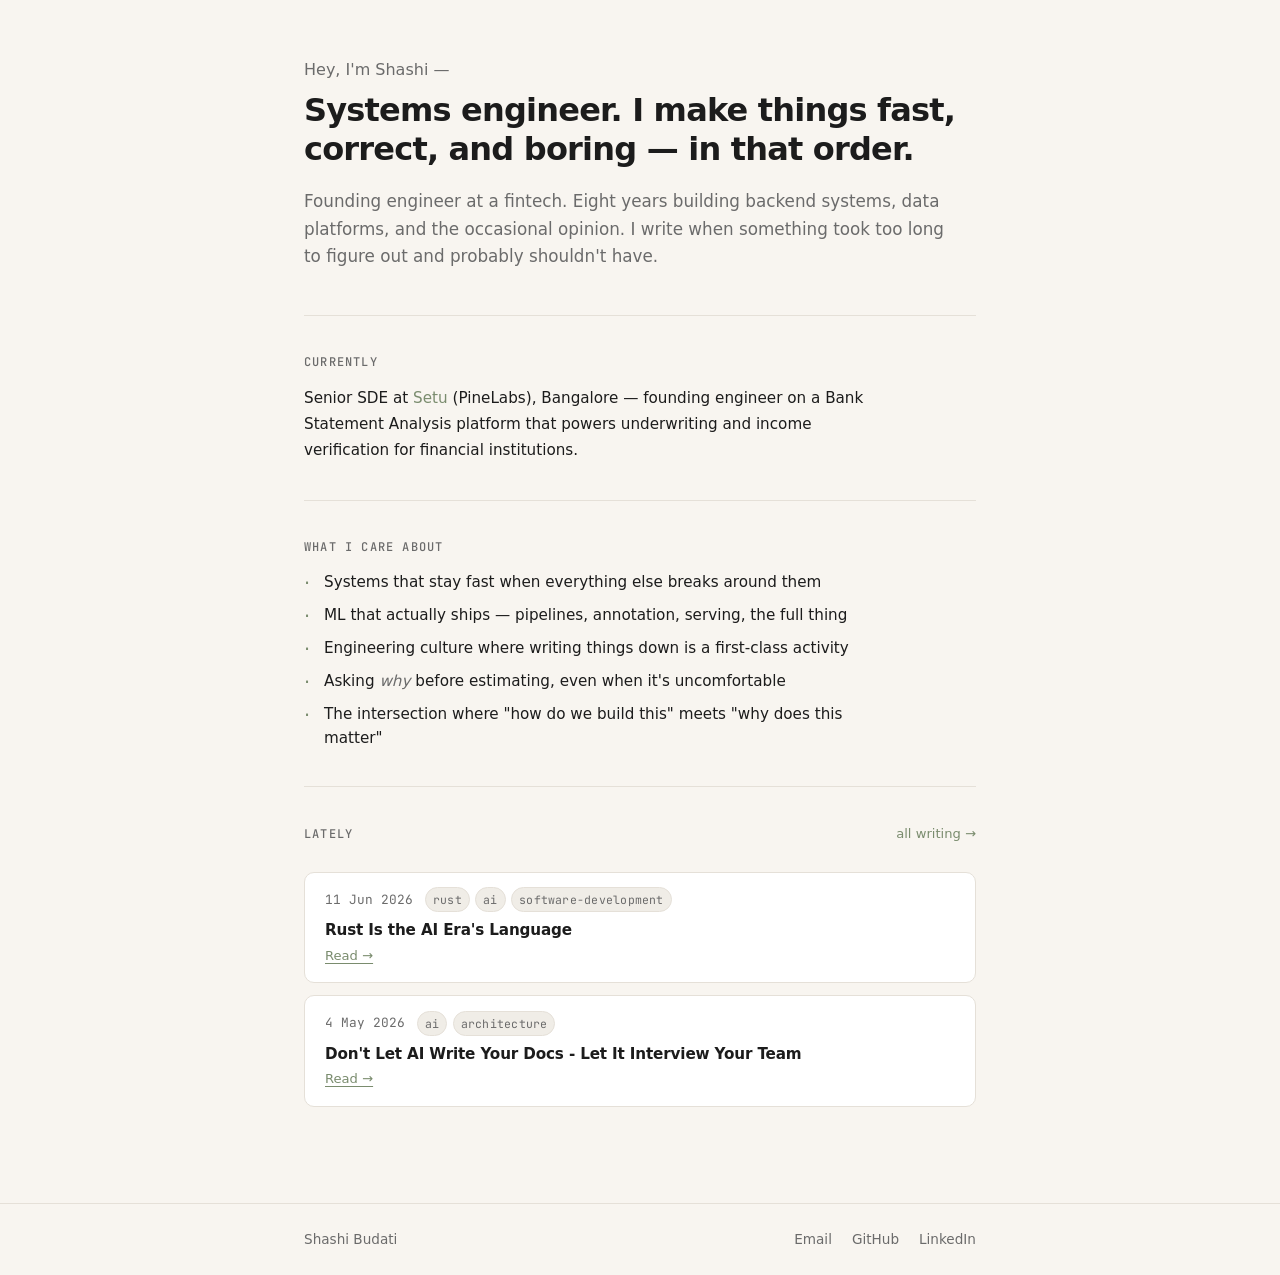
<file: index.html>
<!DOCTYPE html><html lang="en" data-astro-cid-sckkx6r4> <head><meta charset="UTF-8"><meta name="viewport" content="width=device-width, initial-scale=1"><meta name="description" content="Software engineer. Systems builder. Occasional writer."><link rel="icon" type="image/svg+xml" href="/favicon.svg"><link rel="alternate" type="application/rss+xml" title="Shashi Budati" href="/rss.xml"><title>Shashi Budati</title><!-- View Transitions --><meta name="view-transition" content="same-origin"><link rel="stylesheet" href="/_astro/_slug_.BZfvrbtk.css">
<style>.card[data-astro-cid-iyiqi2so]{position:relative;display:block;padding:1.25rem 1.5rem;border:1px solid var(--border);border-radius:10px;background:var(--surface);color:var(--text);transition:transform .18s ease,box-shadow .18s ease,border-color .18s ease}.card[data-astro-cid-iyiqi2so]:hover{transform:translateY(-2px);box-shadow:0 4px 16px #0000000f;border-color:var(--accent)}.card-meta[data-astro-cid-iyiqi2so]{display:flex;align-items:center;gap:.75rem;margin-bottom:.5rem;flex-wrap:wrap}.card-meta[data-astro-cid-iyiqi2so] time[data-astro-cid-iyiqi2so]{font-size:.8rem;color:var(--muted);font-family:var(--font-mono)}.tags[data-astro-cid-iyiqi2so]{display:flex;gap:.35rem;flex-wrap:wrap}.card-title[data-astro-cid-iyiqi2so]{font-size:1.05rem;font-weight:600;line-height:1.35;margin-bottom:.5rem;letter-spacing:-.01em}.card-desc[data-astro-cid-iyiqi2so]{font-size:.9rem;color:var(--muted);line-height:1.55;margin-bottom:.75rem}.card-cta[data-astro-cid-iyiqi2so]{font-size:.82rem;color:var(--accent);font-weight:500;text-decoration:underline;text-decoration-color:var(--accent);text-underline-offset:3px}.card-cta[data-astro-cid-iyiqi2so]:before{content:"";position:absolute;inset:0}.card[data-astro-cid-iyiqi2so].compact{padding:.9rem 1.25rem}.card[data-astro-cid-iyiqi2so].compact .card-title[data-astro-cid-iyiqi2so]{font-size:.95rem;margin-bottom:0}
.about[data-astro-cid-j7pv25f6]{padding-top:.5rem}.hero[data-astro-cid-j7pv25f6]{padding:0 0 2.5rem}.greeting[data-astro-cid-j7pv25f6]{font-size:1rem;color:var(--muted);margin-bottom:.5rem}.headline[data-astro-cid-j7pv25f6]{font-size:clamp(1.5rem,3.5vw,2rem);font-weight:700;line-height:1.2;letter-spacing:-.025em;color:var(--text);margin-bottom:1.25rem}.subtext[data-astro-cid-j7pv25f6]{font-size:1.05rem;color:var(--muted);max-width:60ch;line-height:1.65}.divider[data-astro-cid-j7pv25f6]{height:1px;background:var(--border);margin:.25rem 0}.section[data-astro-cid-j7pv25f6]{padding:2rem 0}.section-label[data-astro-cid-j7pv25f6]{font-size:.75rem;font-family:var(--font-mono);text-transform:uppercase;letter-spacing:.1em;color:var(--muted);margin-bottom:.85rem;font-weight:500}.section[data-astro-cid-j7pv25f6] p[data-astro-cid-j7pv25f6]{font-size:.95rem;color:var(--text);max-width:60ch;line-height:1.7}.care-list[data-astro-cid-j7pv25f6]{list-style:none;padding:0;display:flex;flex-direction:column;gap:.6rem;max-width:56ch}.care-list[data-astro-cid-j7pv25f6] li[data-astro-cid-j7pv25f6]{font-size:.95rem;color:var(--text);padding-left:1.25rem;position:relative;line-height:1.55}.care-list[data-astro-cid-j7pv25f6] li[data-astro-cid-j7pv25f6]:before{content:"·";position:absolute;left:0;color:var(--accent);font-size:1.2rem;line-height:1.35}.care-list[data-astro-cid-j7pv25f6] em[data-astro-cid-j7pv25f6]{font-style:italic;color:var(--muted)}.section-header[data-astro-cid-j7pv25f6]{display:flex;align-items:baseline;justify-content:space-between;margin-bottom:.85rem}.see-all[data-astro-cid-j7pv25f6]{font-size:.82rem;color:var(--accent);font-weight:500}.see-all[data-astro-cid-j7pv25f6]:hover{color:var(--accent-hover)}.posts-grid[data-astro-cid-j7pv25f6]{display:flex;flex-direction:column;gap:.75rem}
</style><style>[data-astro-transition-scope="astro-bwabbhoa-1"] { view-transition-name: hero; }@layer astro { ::view-transition-old(hero) { 
	animation-duration: 180ms;
	animation-timing-function: cubic-bezier(0.76, 0, 0.24, 1);
	animation-fill-mode: both;
	animation-name: astroFadeOut; }::view-transition-new(hero) { 
	animation-duration: 180ms;
	animation-timing-function: cubic-bezier(0.76, 0, 0.24, 1);
	animation-fill-mode: both;
	animation-name: astroFadeIn; }[data-astro-transition=back]::view-transition-old(hero) { 
	animation-duration: 180ms;
	animation-timing-function: cubic-bezier(0.76, 0, 0.24, 1);
	animation-fill-mode: both;
	animation-name: astroFadeOut; }[data-astro-transition=back]::view-transition-new(hero) { 
	animation-duration: 180ms;
	animation-timing-function: cubic-bezier(0.76, 0, 0.24, 1);
	animation-fill-mode: both;
	animation-name: astroFadeIn; } }[data-astro-transition-fallback="old"] [data-astro-transition-scope="astro-bwabbhoa-1"],
			[data-astro-transition-fallback="old"][data-astro-transition-scope="astro-bwabbhoa-1"] { 
	animation-duration: 180ms;
	animation-timing-function: cubic-bezier(0.76, 0, 0.24, 1);
	animation-fill-mode: both;
	animation-name: astroFadeOut; }[data-astro-transition-fallback="new"] [data-astro-transition-scope="astro-bwabbhoa-1"],
			[data-astro-transition-fallback="new"][data-astro-transition-scope="astro-bwabbhoa-1"] { 
	animation-duration: 180ms;
	animation-timing-function: cubic-bezier(0.76, 0, 0.24, 1);
	animation-fill-mode: both;
	animation-name: astroFadeIn; }[data-astro-transition=back][data-astro-transition-fallback="old"] [data-astro-transition-scope="astro-bwabbhoa-1"],
			[data-astro-transition=back][data-astro-transition-fallback="old"][data-astro-transition-scope="astro-bwabbhoa-1"] { 
	animation-duration: 180ms;
	animation-timing-function: cubic-bezier(0.76, 0, 0.24, 1);
	animation-fill-mode: both;
	animation-name: astroFadeOut; }[data-astro-transition=back][data-astro-transition-fallback="new"] [data-astro-transition-scope="astro-bwabbhoa-1"],
			[data-astro-transition=back][data-astro-transition-fallback="new"][data-astro-transition-scope="astro-bwabbhoa-1"] { 
	animation-duration: 180ms;
	animation-timing-function: cubic-bezier(0.76, 0, 0.24, 1);
	animation-fill-mode: both;
	animation-name: astroFadeIn; }</style></head> <body data-astro-cid-sckkx6r4> <main class="container" data-astro-cid-sckkx6r4>  <div class="about" data-astro-cid-j7pv25f6> <!-- Hero --> <section class="hero" data-astro-cid-j7pv25f6 data-astro-transition-scope="astro-bwabbhoa-1"> <p class="greeting" data-astro-cid-j7pv25f6>Hey, I'm Shashi —</p> <h1 class="headline" data-astro-cid-j7pv25f6>Systems engineer. I make things fast,<br data-astro-cid-j7pv25f6>correct, and boring — in that order.</h1> <p class="subtext" data-astro-cid-j7pv25f6>
Founding engineer at a fintech. Eight years building backend systems, data platforms,
        and the occasional opinion. I write when something took too long to figure out and
        probably shouldn't have.
</p> </section> <div class="divider" data-astro-cid-j7pv25f6></div> <!-- Currently --> <section class="section" data-astro-cid-j7pv25f6> <h2 class="section-label" data-astro-cid-j7pv25f6>Currently</h2> <p data-astro-cid-j7pv25f6>
Senior SDE at <a href="https://setu.co" target="_blank" rel="noopener" data-astro-cid-j7pv25f6>Setu</a> (PineLabs),
        Bangalore — founding engineer on a Bank Statement Analysis platform that powers
        underwriting and income verification for financial institutions.
</p> </section> <div class="divider" data-astro-cid-j7pv25f6></div> <!-- What I care about --> <section class="section" data-astro-cid-j7pv25f6> <h2 class="section-label" data-astro-cid-j7pv25f6>What I care about</h2> <ul class="care-list" data-astro-cid-j7pv25f6> <li data-astro-cid-j7pv25f6>Systems that stay fast when everything else breaks around them</li> <li data-astro-cid-j7pv25f6>ML that actually ships — pipelines, annotation, serving, the full thing</li> <li data-astro-cid-j7pv25f6>Engineering culture where writing things down is a first-class activity</li> <li data-astro-cid-j7pv25f6>Asking <em data-astro-cid-j7pv25f6>why</em> before estimating, even when it's uncomfortable</li> <li data-astro-cid-j7pv25f6>The intersection where "how do we build this" meets "why does this matter"</li> </ul> </section> <div class="divider" data-astro-cid-j7pv25f6></div> <!-- Recent writing --> <section class="section" data-astro-cid-j7pv25f6> <div class="section-header" data-astro-cid-j7pv25f6> <h2 class="section-label" data-astro-cid-j7pv25f6>Lately</h2> <a href="/blog" class="see-all" data-astro-cid-j7pv25f6>all writing →</a> </div> <div class="posts-grid" data-astro-cid-j7pv25f6> <div class="card compact" data-astro-cid-iyiqi2so> <div class="card-meta" data-astro-cid-iyiqi2so> <time datetime="2026-06-11" data-astro-cid-iyiqi2so>11 Jun 2026</time> <div class="tags" data-astro-cid-iyiqi2so> <span class="tag" data-astro-cid-iyiqi2so>rust</span><span class="tag" data-astro-cid-iyiqi2so>ai</span><span class="tag" data-astro-cid-iyiqi2so>software-development</span> </div> </div> <h3 class="card-title" data-astro-cid-iyiqi2so>Rust Is the AI Era&#39;s Language</h3>  <a href="/blog/rust-ai-era" class="card-cta" data-astro-cid-iyiqi2so>Read →</a> </div> <div class="card compact" data-astro-cid-iyiqi2so> <div class="card-meta" data-astro-cid-iyiqi2so> <time datetime="2026-05-04" data-astro-cid-iyiqi2so>4 May 2026</time> <div class="tags" data-astro-cid-iyiqi2so> <span class="tag" data-astro-cid-iyiqi2so>ai</span><span class="tag" data-astro-cid-iyiqi2so>architecture</span> </div> </div> <h3 class="card-title" data-astro-cid-iyiqi2so>Don&#39;t Let AI Write Your Docs - Let It Interview Your Team</h3>  <a href="/blog/arc42-ai-era-documentation" class="card-cta" data-astro-cid-iyiqi2so>Read →</a> </div>  </div> </section> </div>  </main> <footer data-astro-cid-sckkx6r4> <div class="container footer-inner" data-astro-cid-sckkx6r4> <a href="/" class="footer-name" data-astro-cid-sckkx6r4>Shashi Budati</a> <div class="footer-links" data-astro-cid-sckkx6r4> <a href="mailto:shashibudati@gmail.com" aria-label="Email" data-astro-cid-sckkx6r4>Email</a> <a href="https://www.github.com/shashi-budati" target="_blank" rel="noopener" aria-label="GitHub" data-astro-cid-sckkx6r4>GitHub</a> <a href="https://www.linkedin.com/in/shashi-budati/" target="_blank" rel="noopener" aria-label="LinkedIn" data-astro-cid-sckkx6r4>LinkedIn</a> </div> </div> </footer> </body></html>
</file>
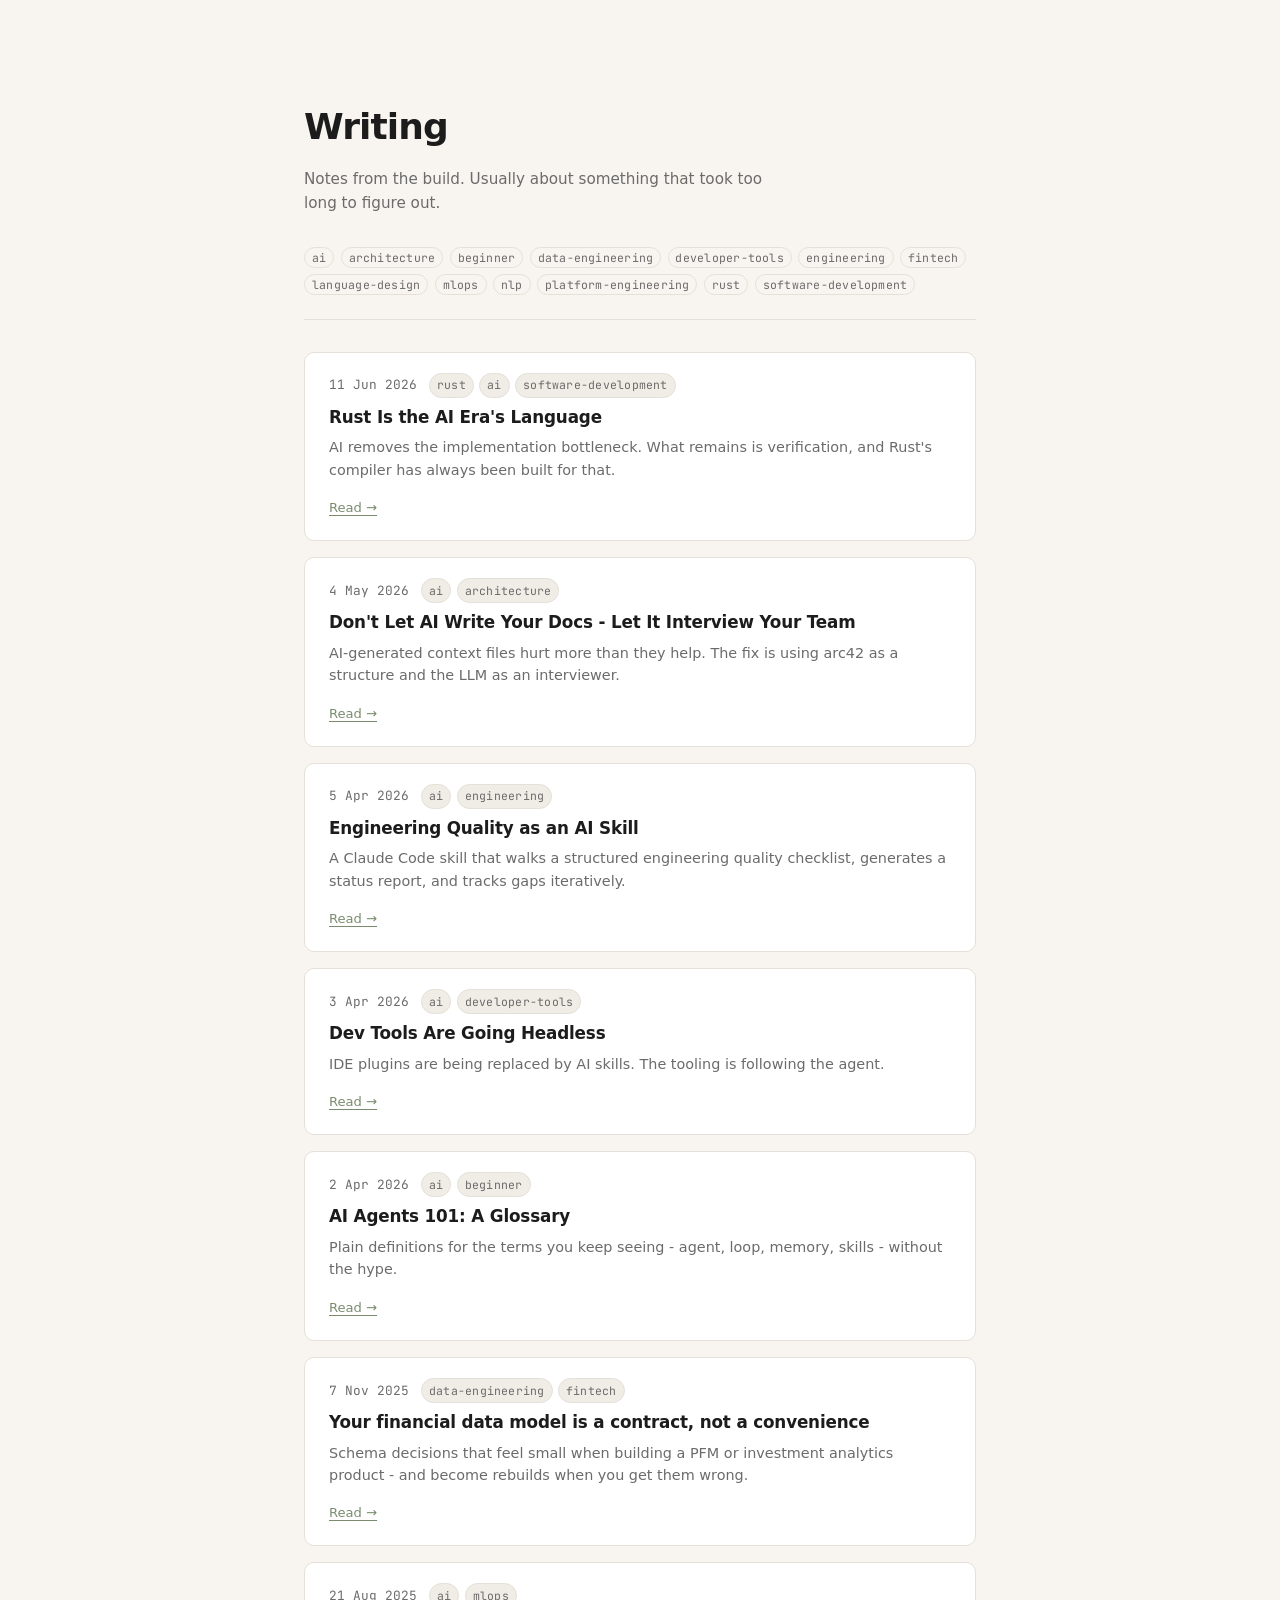
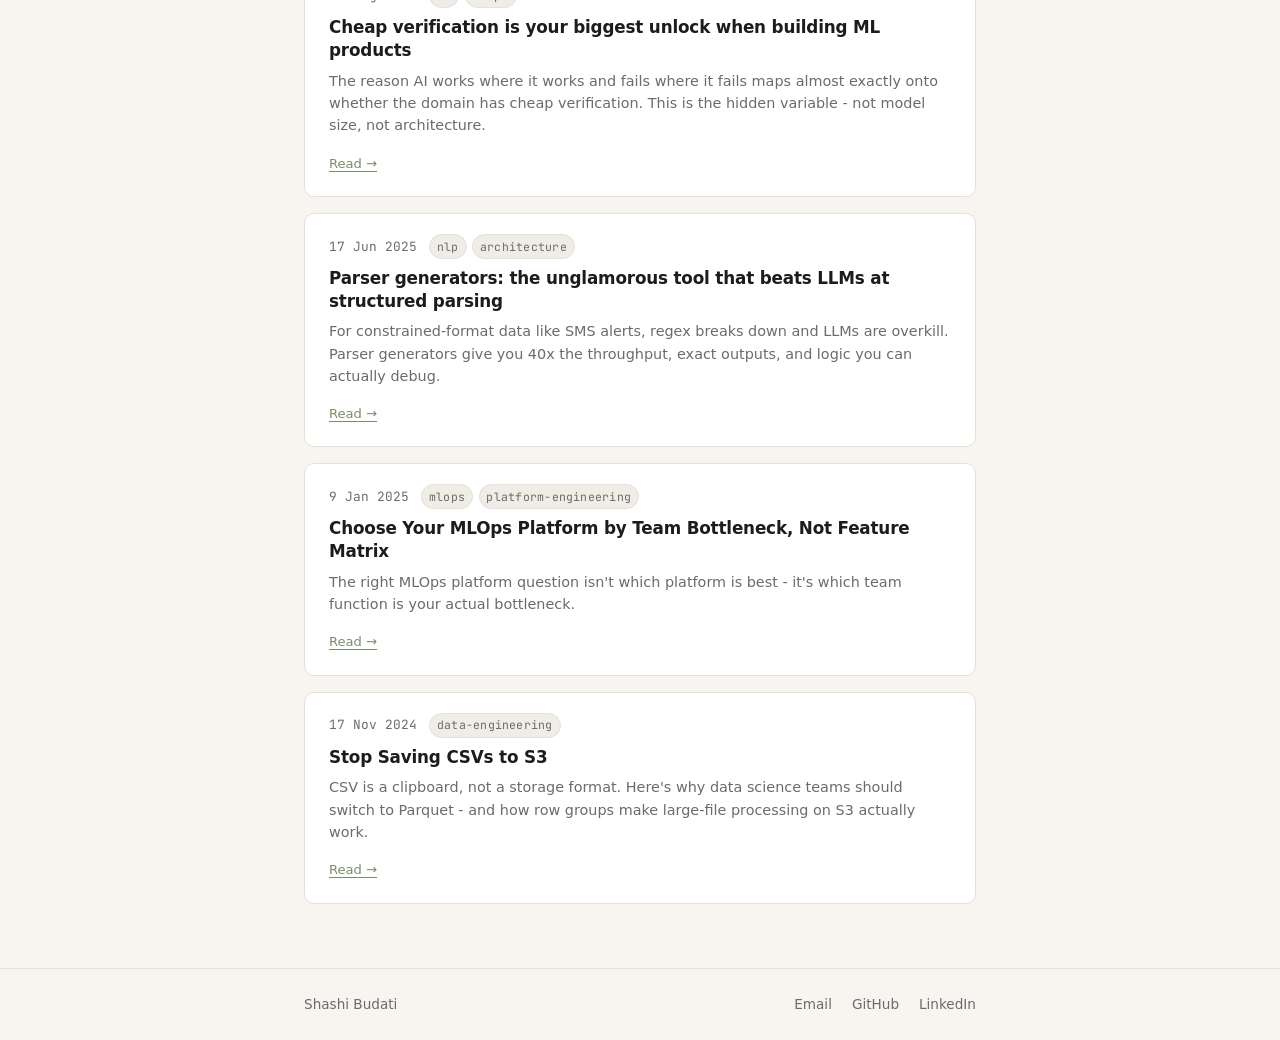
<file: blog/index.html>
<!DOCTYPE html><html lang="en" data-astro-cid-sckkx6r4> <head><meta charset="UTF-8"><meta name="viewport" content="width=device-width, initial-scale=1"><meta name="description" content="Technical writing on systems, ML, and building things."><link rel="icon" type="image/svg+xml" href="/favicon.svg"><link rel="alternate" type="application/rss+xml" title="Shashi Budati" href="/rss.xml"><title>Writing — Shashi Budati</title><!-- View Transitions --><meta name="view-transition" content="same-origin"><link rel="stylesheet" href="/_astro/_slug_.BZfvrbtk.css">
<style>.card[data-astro-cid-iyiqi2so]{position:relative;display:block;padding:1.25rem 1.5rem;border:1px solid var(--border);border-radius:10px;background:var(--surface);color:var(--text);transition:transform .18s ease,box-shadow .18s ease,border-color .18s ease}.card[data-astro-cid-iyiqi2so]:hover{transform:translateY(-2px);box-shadow:0 4px 16px #0000000f;border-color:var(--accent)}.card-meta[data-astro-cid-iyiqi2so]{display:flex;align-items:center;gap:.75rem;margin-bottom:.5rem;flex-wrap:wrap}.card-meta[data-astro-cid-iyiqi2so] time[data-astro-cid-iyiqi2so]{font-size:.8rem;color:var(--muted);font-family:var(--font-mono)}.tags[data-astro-cid-iyiqi2so]{display:flex;gap:.35rem;flex-wrap:wrap}.card-title[data-astro-cid-iyiqi2so]{font-size:1.05rem;font-weight:600;line-height:1.35;margin-bottom:.5rem;letter-spacing:-.01em}.card-desc[data-astro-cid-iyiqi2so]{font-size:.9rem;color:var(--muted);line-height:1.55;margin-bottom:.75rem}.card-cta[data-astro-cid-iyiqi2so]{font-size:.82rem;color:var(--accent);font-weight:500;text-decoration:underline;text-decoration-color:var(--accent);text-underline-offset:3px}.card-cta[data-astro-cid-iyiqi2so]:before{content:"";position:absolute;inset:0}.card[data-astro-cid-iyiqi2so].compact{padding:.9rem 1.25rem}.card[data-astro-cid-iyiqi2so].compact .card-title[data-astro-cid-iyiqi2so]{font-size:.95rem;margin-bottom:0}
.writing-page[data-astro-cid-5tznm7mj]{padding-top:.5rem}.page-header[data-astro-cid-5tznm7mj]{padding:2.5rem 0 2rem}.page-title[data-astro-cid-5tznm7mj]{font-size:clamp(1.75rem,4vw,2.25rem);font-weight:700;letter-spacing:-.025em;margin-bottom:.6rem}.page-desc[data-astro-cid-5tznm7mj]{font-size:.95rem;color:var(--muted);max-width:48ch;line-height:1.6}.tag-cloud[data-astro-cid-5tznm7mj]{display:flex;flex-wrap:wrap;gap:.4rem;margin-bottom:2rem;padding-bottom:1.5rem;border-bottom:1px solid var(--border)}.tag-filter[data-astro-cid-5tznm7mj]{cursor:pointer;background:none;border:1px solid var(--border);transition:background .15s ease,border-color .15s ease,color .15s ease}.tag-filter[data-astro-cid-5tznm7mj]:hover{border-color:var(--accent);color:var(--accent)}.tag-filter[data-astro-cid-5tznm7mj].active{background:var(--accent);border-color:var(--accent);color:#fff}.post-item[data-astro-cid-5tznm7mj].hidden{display:none}.posts-list[data-astro-cid-5tznm7mj]{display:flex;flex-direction:column;gap:1rem}.empty[data-astro-cid-5tznm7mj]{color:var(--muted);font-size:.95rem;padding:2rem 0}
</style><style>[data-astro-transition-scope="astro-ttj4brqv-1"] { view-transition-name: page-header; }@layer astro { ::view-transition-old(page-header) { 
	animation-duration: 180ms;
	animation-timing-function: cubic-bezier(0.76, 0, 0.24, 1);
	animation-fill-mode: both;
	animation-name: astroFadeOut; }::view-transition-new(page-header) { 
	animation-duration: 180ms;
	animation-timing-function: cubic-bezier(0.76, 0, 0.24, 1);
	animation-fill-mode: both;
	animation-name: astroFadeIn; }[data-astro-transition=back]::view-transition-old(page-header) { 
	animation-duration: 180ms;
	animation-timing-function: cubic-bezier(0.76, 0, 0.24, 1);
	animation-fill-mode: both;
	animation-name: astroFadeOut; }[data-astro-transition=back]::view-transition-new(page-header) { 
	animation-duration: 180ms;
	animation-timing-function: cubic-bezier(0.76, 0, 0.24, 1);
	animation-fill-mode: both;
	animation-name: astroFadeIn; } }[data-astro-transition-fallback="old"] [data-astro-transition-scope="astro-ttj4brqv-1"],
			[data-astro-transition-fallback="old"][data-astro-transition-scope="astro-ttj4brqv-1"] { 
	animation-duration: 180ms;
	animation-timing-function: cubic-bezier(0.76, 0, 0.24, 1);
	animation-fill-mode: both;
	animation-name: astroFadeOut; }[data-astro-transition-fallback="new"] [data-astro-transition-scope="astro-ttj4brqv-1"],
			[data-astro-transition-fallback="new"][data-astro-transition-scope="astro-ttj4brqv-1"] { 
	animation-duration: 180ms;
	animation-timing-function: cubic-bezier(0.76, 0, 0.24, 1);
	animation-fill-mode: both;
	animation-name: astroFadeIn; }[data-astro-transition=back][data-astro-transition-fallback="old"] [data-astro-transition-scope="astro-ttj4brqv-1"],
			[data-astro-transition=back][data-astro-transition-fallback="old"][data-astro-transition-scope="astro-ttj4brqv-1"] { 
	animation-duration: 180ms;
	animation-timing-function: cubic-bezier(0.76, 0, 0.24, 1);
	animation-fill-mode: both;
	animation-name: astroFadeOut; }[data-astro-transition=back][data-astro-transition-fallback="new"] [data-astro-transition-scope="astro-ttj4brqv-1"],
			[data-astro-transition=back][data-astro-transition-fallback="new"][data-astro-transition-scope="astro-ttj4brqv-1"] { 
	animation-duration: 180ms;
	animation-timing-function: cubic-bezier(0.76, 0, 0.24, 1);
	animation-fill-mode: both;
	animation-name: astroFadeIn; }</style></head> <body data-astro-cid-sckkx6r4> <main class="container" data-astro-cid-sckkx6r4>  <div class="writing-page" data-astro-cid-5tznm7mj> <header class="page-header" data-astro-cid-5tznm7mj data-astro-transition-scope="astro-ttj4brqv-1"> <h1 class="page-title" data-astro-cid-5tznm7mj>Writing</h1> <p class="page-desc" data-astro-cid-5tznm7mj>
Notes from the build. Usually about something that took too long to figure out.
</p> </header> <div class="tag-cloud" id="tag-cloud" data-astro-cid-5tznm7mj> <button class="tag tag-filter" data-tag="ai" type="button" data-astro-cid-5tznm7mj>ai</button><button class="tag tag-filter" data-tag="architecture" type="button" data-astro-cid-5tznm7mj>architecture</button><button class="tag tag-filter" data-tag="beginner" type="button" data-astro-cid-5tznm7mj>beginner</button><button class="tag tag-filter" data-tag="data-engineering" type="button" data-astro-cid-5tznm7mj>data-engineering</button><button class="tag tag-filter" data-tag="developer-tools" type="button" data-astro-cid-5tznm7mj>developer-tools</button><button class="tag tag-filter" data-tag="engineering" type="button" data-astro-cid-5tznm7mj>engineering</button><button class="tag tag-filter" data-tag="fintech" type="button" data-astro-cid-5tznm7mj>fintech</button><button class="tag tag-filter" data-tag="language-design" type="button" data-astro-cid-5tznm7mj>language-design</button><button class="tag tag-filter" data-tag="mlops" type="button" data-astro-cid-5tznm7mj>mlops</button><button class="tag tag-filter" data-tag="nlp" type="button" data-astro-cid-5tznm7mj>nlp</button><button class="tag tag-filter" data-tag="platform-engineering" type="button" data-astro-cid-5tznm7mj>platform-engineering</button><button class="tag tag-filter" data-tag="rust" type="button" data-astro-cid-5tznm7mj>rust</button><button class="tag tag-filter" data-tag="software-development" type="button" data-astro-cid-5tznm7mj>software-development</button> </div> <div class="posts-list" id="posts-list" data-astro-cid-5tznm7mj> <div class="post-item" data-tags="rust,ai,software-development,language-design" data-astro-cid-5tznm7mj> <div class="card" data-astro-cid-iyiqi2so> <div class="card-meta" data-astro-cid-iyiqi2so> <time datetime="2026-06-11" data-astro-cid-iyiqi2so>11 Jun 2026</time> <div class="tags" data-astro-cid-iyiqi2so> <span class="tag" data-astro-cid-iyiqi2so>rust</span><span class="tag" data-astro-cid-iyiqi2so>ai</span><span class="tag" data-astro-cid-iyiqi2so>software-development</span> </div> </div> <h3 class="card-title" data-astro-cid-iyiqi2so>Rust Is the AI Era&#39;s Language</h3> <p class="card-desc" data-astro-cid-iyiqi2so>AI removes the implementation bottleneck. What remains is verification, and Rust&#39;s compiler has always been built for that.</p> <a href="/blog/rust-ai-era" class="card-cta" data-astro-cid-iyiqi2so>Read →</a> </div>  </div><div class="post-item" data-tags="ai,architecture" data-astro-cid-5tznm7mj> <div class="card" data-astro-cid-iyiqi2so> <div class="card-meta" data-astro-cid-iyiqi2so> <time datetime="2026-05-04" data-astro-cid-iyiqi2so>4 May 2026</time> <div class="tags" data-astro-cid-iyiqi2so> <span class="tag" data-astro-cid-iyiqi2so>ai</span><span class="tag" data-astro-cid-iyiqi2so>architecture</span> </div> </div> <h3 class="card-title" data-astro-cid-iyiqi2so>Don&#39;t Let AI Write Your Docs - Let It Interview Your Team</h3> <p class="card-desc" data-astro-cid-iyiqi2so>AI-generated context files hurt more than they help. The fix is using arc42 as a structure and the LLM as an interviewer.</p> <a href="/blog/arc42-ai-era-documentation" class="card-cta" data-astro-cid-iyiqi2so>Read →</a> </div>  </div><div class="post-item" data-tags="ai,engineering" data-astro-cid-5tznm7mj> <div class="card" data-astro-cid-iyiqi2so> <div class="card-meta" data-astro-cid-iyiqi2so> <time datetime="2026-04-05" data-astro-cid-iyiqi2so>5 Apr 2026</time> <div class="tags" data-astro-cid-iyiqi2so> <span class="tag" data-astro-cid-iyiqi2so>ai</span><span class="tag" data-astro-cid-iyiqi2so>engineering</span> </div> </div> <h3 class="card-title" data-astro-cid-iyiqi2so>Engineering Quality as an AI Skill</h3> <p class="card-desc" data-astro-cid-iyiqi2so>A Claude Code skill that walks a structured engineering quality checklist, generates a status report, and tracks gaps iteratively.</p> <a href="/blog/engineering-quality-ai-skill" class="card-cta" data-astro-cid-iyiqi2so>Read →</a> </div>  </div><div class="post-item" data-tags="ai,developer-tools" data-astro-cid-5tznm7mj> <div class="card" data-astro-cid-iyiqi2so> <div class="card-meta" data-astro-cid-iyiqi2so> <time datetime="2026-04-03" data-astro-cid-iyiqi2so>3 Apr 2026</time> <div class="tags" data-astro-cid-iyiqi2so> <span class="tag" data-astro-cid-iyiqi2so>ai</span><span class="tag" data-astro-cid-iyiqi2so>developer-tools</span> </div> </div> <h3 class="card-title" data-astro-cid-iyiqi2so>Dev Tools Are Going Headless</h3> <p class="card-desc" data-astro-cid-iyiqi2so>IDE plugins are being replaced by AI skills. The tooling is following the agent.</p> <a href="/blog/dev-tools-going-headless" class="card-cta" data-astro-cid-iyiqi2so>Read →</a> </div>  </div><div class="post-item" data-tags="ai,beginner" data-astro-cid-5tznm7mj> <div class="card" data-astro-cid-iyiqi2so> <div class="card-meta" data-astro-cid-iyiqi2so> <time datetime="2026-04-02" data-astro-cid-iyiqi2so>2 Apr 2026</time> <div class="tags" data-astro-cid-iyiqi2so> <span class="tag" data-astro-cid-iyiqi2so>ai</span><span class="tag" data-astro-cid-iyiqi2so>beginner</span> </div> </div> <h3 class="card-title" data-astro-cid-iyiqi2so>AI Agents 101: A Glossary</h3> <p class="card-desc" data-astro-cid-iyiqi2so>Plain definitions for the terms you keep seeing - agent, loop, memory, skills - without the hype.</p> <a href="/blog/ai-agents-101-glossary" class="card-cta" data-astro-cid-iyiqi2so>Read →</a> </div>  </div><div class="post-item" data-tags="data-engineering,fintech" data-astro-cid-5tznm7mj> <div class="card" data-astro-cid-iyiqi2so> <div class="card-meta" data-astro-cid-iyiqi2so> <time datetime="2025-11-07" data-astro-cid-iyiqi2so>7 Nov 2025</time> <div class="tags" data-astro-cid-iyiqi2so> <span class="tag" data-astro-cid-iyiqi2so>data-engineering</span><span class="tag" data-astro-cid-iyiqi2so>fintech</span> </div> </div> <h3 class="card-title" data-astro-cid-iyiqi2so>Your financial data model is a contract, not a convenience</h3> <p class="card-desc" data-astro-cid-iyiqi2so>Schema decisions that feel small when building a PFM or investment analytics product - and become rebuilds when you get them wrong.</p> <a href="/blog/financial-data-model-contract" class="card-cta" data-astro-cid-iyiqi2so>Read →</a> </div>  </div><div class="post-item" data-tags="ai,mlops" data-astro-cid-5tznm7mj> <div class="card" data-astro-cid-iyiqi2so> <div class="card-meta" data-astro-cid-iyiqi2so> <time datetime="2025-08-21" data-astro-cid-iyiqi2so>21 Aug 2025</time> <div class="tags" data-astro-cid-iyiqi2so> <span class="tag" data-astro-cid-iyiqi2so>ai</span><span class="tag" data-astro-cid-iyiqi2so>mlops</span> </div> </div> <h3 class="card-title" data-astro-cid-iyiqi2so>Cheap verification is your biggest unlock when building ML products</h3> <p class="card-desc" data-astro-cid-iyiqi2so>The reason AI works where it works and fails where it fails maps almost exactly onto whether the domain has cheap verification. This is the hidden variable - not model size, not architecture.</p> <a href="/blog/cheap-verification-signal" class="card-cta" data-astro-cid-iyiqi2so>Read →</a> </div>  </div><div class="post-item" data-tags="nlp,architecture" data-astro-cid-5tznm7mj> <div class="card" data-astro-cid-iyiqi2so> <div class="card-meta" data-astro-cid-iyiqi2so> <time datetime="2025-06-17" data-astro-cid-iyiqi2so>17 Jun 2025</time> <div class="tags" data-astro-cid-iyiqi2so> <span class="tag" data-astro-cid-iyiqi2so>nlp</span><span class="tag" data-astro-cid-iyiqi2so>architecture</span> </div> </div> <h3 class="card-title" data-astro-cid-iyiqi2so>Parser generators: the unglamorous tool that beats LLMs at structured parsing</h3> <p class="card-desc" data-astro-cid-iyiqi2so>For constrained-format data like SMS alerts, regex breaks down and LLMs are overkill. Parser generators give you 40x the throughput, exact outputs, and logic you can actually debug.</p> <a href="/blog/parser-generators-for-structured-parsing" class="card-cta" data-astro-cid-iyiqi2so>Read →</a> </div>  </div><div class="post-item" data-tags="mlops,platform-engineering" data-astro-cid-5tznm7mj> <div class="card" data-astro-cid-iyiqi2so> <div class="card-meta" data-astro-cid-iyiqi2so> <time datetime="2025-01-09" data-astro-cid-iyiqi2so>9 Jan 2025</time> <div class="tags" data-astro-cid-iyiqi2so> <span class="tag" data-astro-cid-iyiqi2so>mlops</span><span class="tag" data-astro-cid-iyiqi2so>platform-engineering</span> </div> </div> <h3 class="card-title" data-astro-cid-iyiqi2so>Choose Your MLOps Platform by Team Bottleneck, Not Feature Matrix</h3> <p class="card-desc" data-astro-cid-iyiqi2so>The right MLOps platform question isn&#39;t which platform is best - it&#39;s which team function is your actual bottleneck.</p> <a href="/blog/mlops-platform-choice-by-team-function" class="card-cta" data-astro-cid-iyiqi2so>Read →</a> </div>  </div><div class="post-item" data-tags="data-engineering" data-astro-cid-5tznm7mj> <div class="card" data-astro-cid-iyiqi2so> <div class="card-meta" data-astro-cid-iyiqi2so> <time datetime="2024-11-17" data-astro-cid-iyiqi2so>17 Nov 2024</time> <div class="tags" data-astro-cid-iyiqi2so> <span class="tag" data-astro-cid-iyiqi2so>data-engineering</span> </div> </div> <h3 class="card-title" data-astro-cid-iyiqi2so>Stop Saving CSVs to S3</h3> <p class="card-desc" data-astro-cid-iyiqi2so>CSV is a clipboard, not a storage format. Here&#39;s why data science teams should switch to Parquet - and how row groups make large-file processing on S3 actually work.</p> <a href="/blog/stop-saving-csvs-to-s3" class="card-cta" data-astro-cid-iyiqi2so>Read →</a> </div>  </div> </div> </div>  </main> <footer data-astro-cid-sckkx6r4> <div class="container footer-inner" data-astro-cid-sckkx6r4> <a href="/" class="footer-name" data-astro-cid-sckkx6r4>Shashi Budati</a> <div class="footer-links" data-astro-cid-sckkx6r4> <a href="mailto:shashibudati@gmail.com" aria-label="Email" data-astro-cid-sckkx6r4>Email</a> <a href="https://www.github.com/shashi-budati" target="_blank" rel="noopener" aria-label="GitHub" data-astro-cid-sckkx6r4>GitHub</a> <a href="https://www.linkedin.com/in/shashi-budati/" target="_blank" rel="noopener" aria-label="LinkedIn" data-astro-cid-sckkx6r4>LinkedIn</a> </div> </div> </footer> </body></html>  <script type="module">const l=document.querySelectorAll(".tag-filter"),d=document.querySelectorAll(".post-item"),t=new Set;l.forEach(e=>{e.addEventListener("click",()=>{const s=e.dataset.tag;t.has(s)?(t.delete(s),e.classList.remove("active")):(t.add(s),e.classList.add("active")),d.forEach(a=>{const c=a.dataset.tags?.split(",")??[],o=t.size===0||c.some(i=>t.has(i));a.classList.toggle("hidden",!o)})})});</script>
</file>
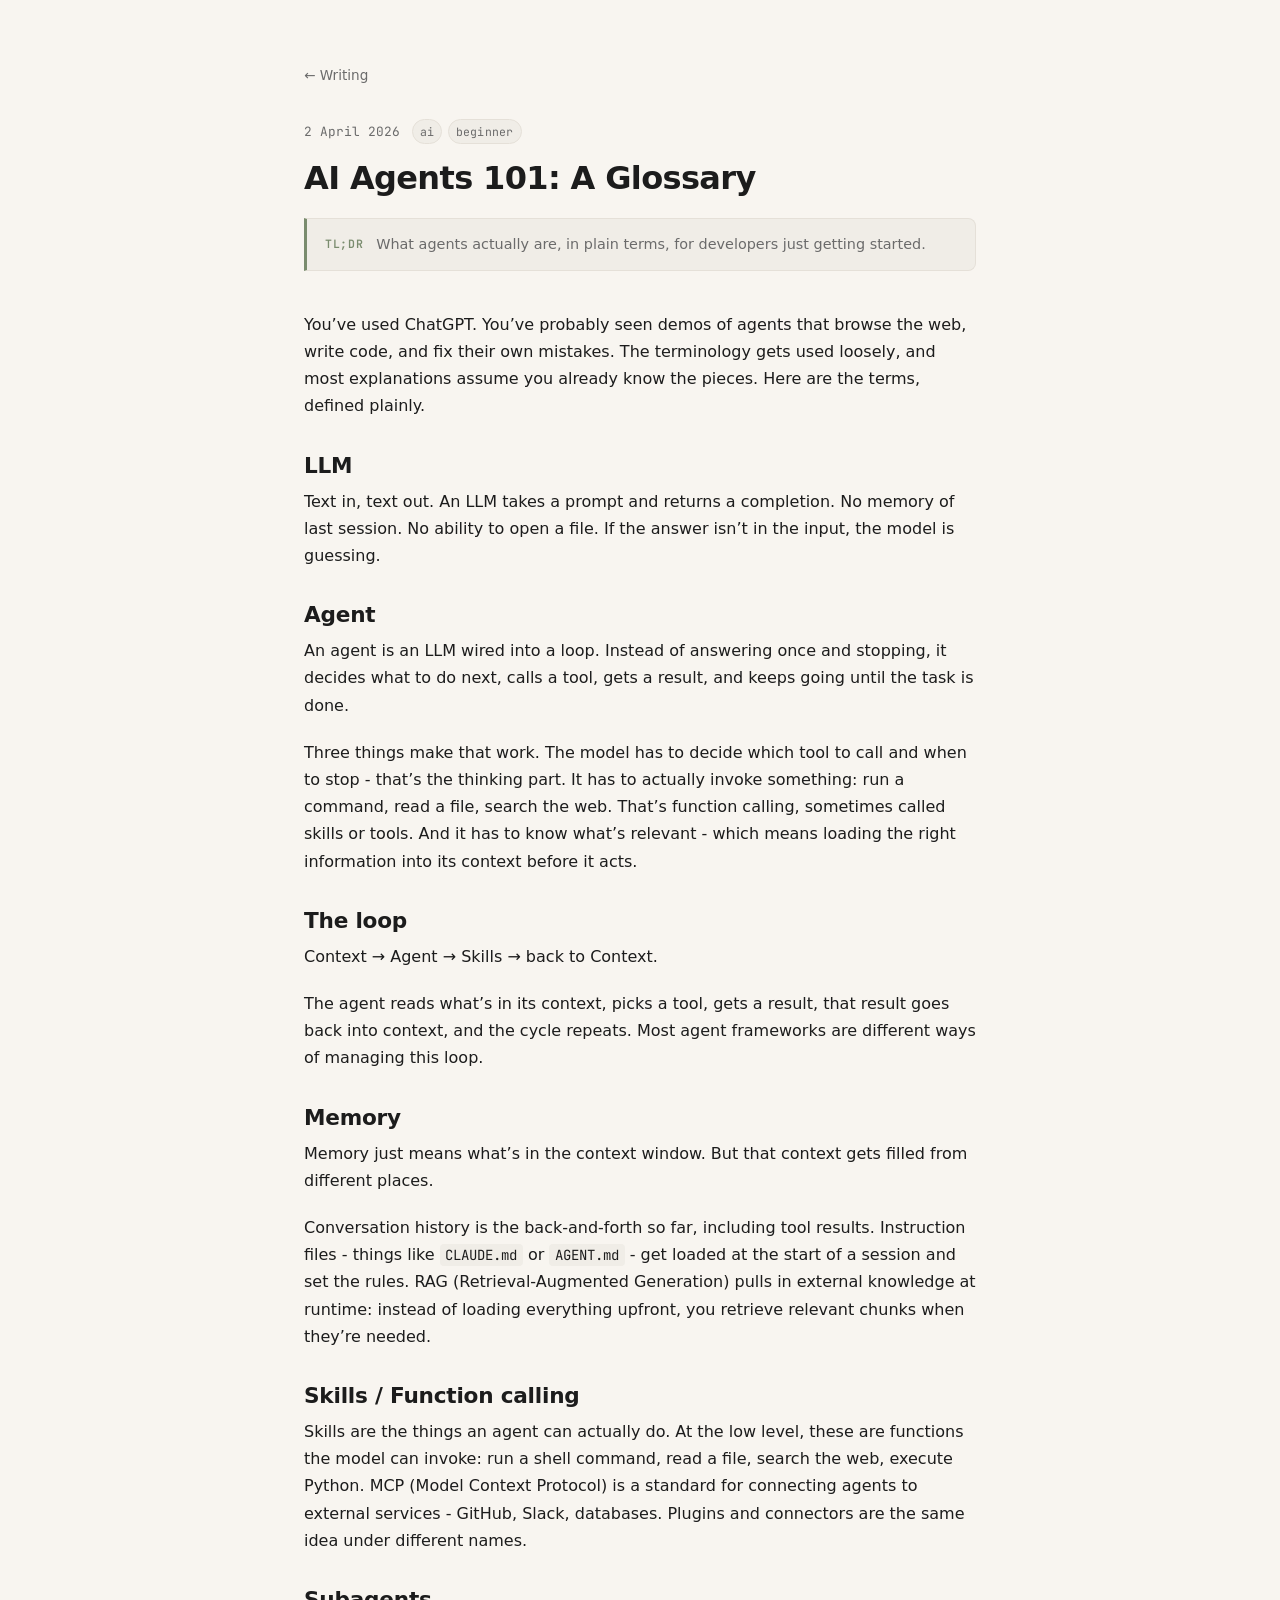
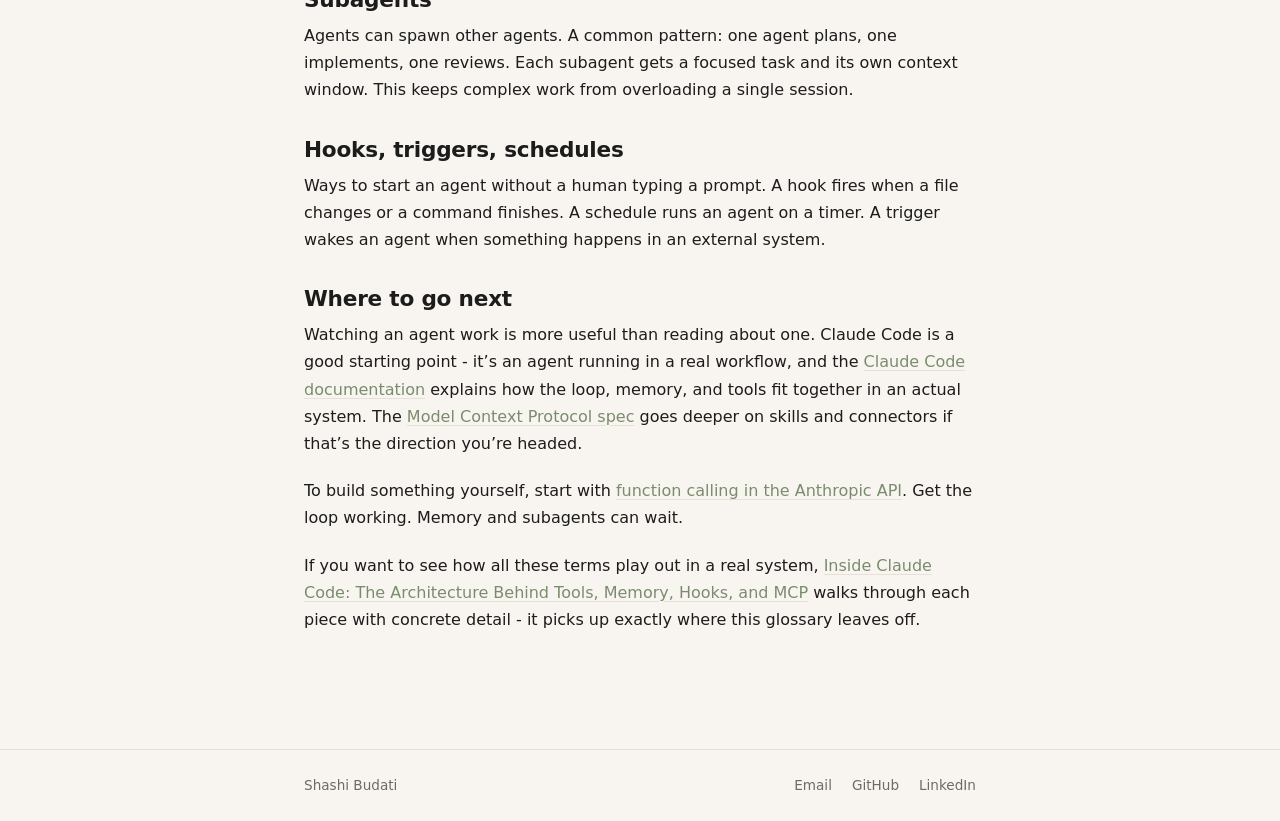
<file: blog/ai-agents-101-glossary/index.html>
<!DOCTYPE html><html lang="en" data-astro-cid-sckkx6r4> <head><meta charset="UTF-8"><meta name="viewport" content="width=device-width, initial-scale=1"><meta name="description" content="Plain definitions for the terms you keep seeing - agent, loop, memory, skills - without the hype."><link rel="icon" type="image/svg+xml" href="/favicon.svg"><link rel="alternate" type="application/rss+xml" title="Shashi Budati" href="/rss.xml"><title>AI Agents 101: A Glossary — Shashi Budati</title><!-- View Transitions --><meta name="view-transition" content="same-origin"><link rel="stylesheet" href="/_astro/_slug_.BZfvrbtk.css">
<style>.post[data-astro-cid-4sn4zg3r]{max-width:68ch;padding-top:.5rem}.back-link[data-astro-cid-4sn4zg3r]{display:inline-block;font-size:.85rem;color:var(--muted);margin-bottom:2rem;margin-top:.5rem;transition:color .15s ease}.back-link[data-astro-cid-4sn4zg3r]:hover{color:var(--accent)}.post-header[data-astro-cid-4sn4zg3r]{margin-bottom:2.5rem}.post-meta[data-astro-cid-4sn4zg3r]{display:flex;align-items:center;gap:.75rem;flex-wrap:wrap;margin-bottom:.85rem}.post-meta[data-astro-cid-4sn4zg3r] time[data-astro-cid-4sn4zg3r]{font-family:var(--font-mono);font-size:.8rem;color:var(--muted)}.tags[data-astro-cid-4sn4zg3r]{display:flex;gap:.35rem;flex-wrap:wrap}.post-title[data-astro-cid-4sn4zg3r]{font-size:clamp(1.5rem,4vw,2rem);font-weight:700;line-height:1.25;letter-spacing:-.02em;margin-bottom:1.25rem;color:var(--text)}.tldr[data-astro-cid-4sn4zg3r]{display:flex;gap:.75rem;align-items:flex-start;background:var(--code-bg);border:1px solid var(--border);border-left:3px solid var(--accent);border-radius:0 8px 8px 0;padding:.9rem 1.1rem}.tldr-label[data-astro-cid-4sn4zg3r]{font-family:var(--font-mono);font-size:.72rem;font-weight:600;color:var(--accent);text-transform:uppercase;letter-spacing:.08em;white-space:nowrap;padding-top:.1em}.tldr-text[data-astro-cid-4sn4zg3r]{font-size:.9rem;color:var(--muted);line-height:1.55}.post-body[data-astro-cid-4sn4zg3r]{padding-bottom:2rem}.collapsible-section{border:1px solid var(--border);border-radius:6px;margin:1.5rem 0;overflow:hidden}.collapsible-section summary{font-size:1.1rem;font-weight:600;color:var(--text);padding:.85rem 1.1rem;cursor:pointer;list-style:none;display:flex;align-items:center;gap:.6rem;user-select:none;transition:background .15s ease}.collapsible-section summary:hover{background:var(--code-bg)}.collapsible-section summary:before{content:"▶";font-size:.6rem;color:var(--accent);transition:transform .2s ease;flex-shrink:0}.collapsible-section[open] summary:before{transform:rotate(90deg)}.collapsible-section p{padding:0 1.1rem;color:var(--muted);font-size:.95rem;line-height:1.7}.collapsible-section p:first-of-type{padding-top:.85rem}.collapsible-section p:last-of-type{padding-bottom:1.1rem}
</style><style>[data-astro-transition-scope="astro-frrzg4y5-1"] { view-transition-name: post-ai-agents-101-glossary; }@layer astro { ::view-transition-old(post-ai-agents-101-glossary) { 
	animation-duration: 180ms;
	animation-timing-function: cubic-bezier(0.76, 0, 0.24, 1);
	animation-fill-mode: both;
	animation-name: astroFadeOut; }::view-transition-new(post-ai-agents-101-glossary) { 
	animation-duration: 180ms;
	animation-timing-function: cubic-bezier(0.76, 0, 0.24, 1);
	animation-fill-mode: both;
	animation-name: astroFadeIn; }[data-astro-transition=back]::view-transition-old(post-ai-agents-101-glossary) { 
	animation-duration: 180ms;
	animation-timing-function: cubic-bezier(0.76, 0, 0.24, 1);
	animation-fill-mode: both;
	animation-name: astroFadeOut; }[data-astro-transition=back]::view-transition-new(post-ai-agents-101-glossary) { 
	animation-duration: 180ms;
	animation-timing-function: cubic-bezier(0.76, 0, 0.24, 1);
	animation-fill-mode: both;
	animation-name: astroFadeIn; } }[data-astro-transition-fallback="old"] [data-astro-transition-scope="astro-frrzg4y5-1"],
			[data-astro-transition-fallback="old"][data-astro-transition-scope="astro-frrzg4y5-1"] { 
	animation-duration: 180ms;
	animation-timing-function: cubic-bezier(0.76, 0, 0.24, 1);
	animation-fill-mode: both;
	animation-name: astroFadeOut; }[data-astro-transition-fallback="new"] [data-astro-transition-scope="astro-frrzg4y5-1"],
			[data-astro-transition-fallback="new"][data-astro-transition-scope="astro-frrzg4y5-1"] { 
	animation-duration: 180ms;
	animation-timing-function: cubic-bezier(0.76, 0, 0.24, 1);
	animation-fill-mode: both;
	animation-name: astroFadeIn; }[data-astro-transition=back][data-astro-transition-fallback="old"] [data-astro-transition-scope="astro-frrzg4y5-1"],
			[data-astro-transition=back][data-astro-transition-fallback="old"][data-astro-transition-scope="astro-frrzg4y5-1"] { 
	animation-duration: 180ms;
	animation-timing-function: cubic-bezier(0.76, 0, 0.24, 1);
	animation-fill-mode: both;
	animation-name: astroFadeOut; }[data-astro-transition=back][data-astro-transition-fallback="new"] [data-astro-transition-scope="astro-frrzg4y5-1"],
			[data-astro-transition=back][data-astro-transition-fallback="new"][data-astro-transition-scope="astro-frrzg4y5-1"] { 
	animation-duration: 180ms;
	animation-timing-function: cubic-bezier(0.76, 0, 0.24, 1);
	animation-fill-mode: both;
	animation-name: astroFadeIn; }</style></head> <body data-astro-cid-sckkx6r4> <main class="container" data-astro-cid-sckkx6r4>  <article class="post" data-astro-cid-4sn4zg3r> <a href="/blog" class="back-link" data-astro-cid-4sn4zg3r>← Writing</a> <header class="post-header" data-astro-cid-4sn4zg3r data-astro-transition-scope="astro-frrzg4y5-1"> <div class="post-meta" data-astro-cid-4sn4zg3r> <time datetime="2026-04-02" data-astro-cid-4sn4zg3r>2 April 2026</time> <div class="tags" data-astro-cid-4sn4zg3r> <span class="tag" data-astro-cid-4sn4zg3r>ai</span><span class="tag" data-astro-cid-4sn4zg3r>beginner</span> </div> </div> <h1 class="post-title" data-astro-cid-4sn4zg3r>AI Agents 101: A Glossary</h1> <div class="tldr" data-astro-cid-4sn4zg3r> <span class="tldr-label" data-astro-cid-4sn4zg3r>tl;dr</span> <span class="tldr-text" data-astro-cid-4sn4zg3r>What agents actually are, in plain terms, for developers just getting started.</span> </div> </header> <div class="prose post-body" data-astro-cid-4sn4zg3r> <p>You’ve used ChatGPT. You’ve probably seen demos of agents that browse the web, write code, and fix their own mistakes. The terminology gets used loosely, and most explanations assume you already know the pieces. Here are the terms, defined plainly.</p>
<h2 id="llm">LLM</h2>
<p>Text in, text out. An LLM takes a prompt and returns a completion. No memory of last session. No ability to open a file. If the answer isn’t in the input, the model is guessing.</p>
<h2 id="agent">Agent</h2>
<p>An agent is an LLM wired into a loop. Instead of answering once and stopping, it decides what to do next, calls a tool, gets a result, and keeps going until the task is done.</p>
<p>Three things make that work. The model has to decide which tool to call and when to stop - that’s the thinking part. It has to actually invoke something: run a command, read a file, search the web. That’s function calling, sometimes called skills or tools. And it has to know what’s relevant - which means loading the right information into its context before it acts.</p>
<h2 id="the-loop">The loop</h2>
<p>Context → Agent → Skills → back to Context.</p>
<p>The agent reads what’s in its context, picks a tool, gets a result, that result goes back into context, and the cycle repeats. Most agent frameworks are different ways of managing this loop.</p>
<h2 id="memory">Memory</h2>
<p>Memory just means what’s in the context window. But that context gets filled from different places.</p>
<p>Conversation history is the back-and-forth so far, including tool results. Instruction files - things like <code>CLAUDE.md</code> or <code>AGENT.md</code> - get loaded at the start of a session and set the rules. RAG (Retrieval-Augmented Generation) pulls in external knowledge at runtime: instead of loading everything upfront, you retrieve relevant chunks when they’re needed.</p>
<h2 id="skills--function-calling">Skills / Function calling</h2>
<p>Skills are the things an agent can actually do. At the low level, these are functions the model can invoke: run a shell command, read a file, search the web, execute Python. MCP (Model Context Protocol) is a standard for connecting agents to external services - GitHub, Slack, databases. Plugins and connectors are the same idea under different names.</p>
<h2 id="subagents">Subagents</h2>
<p>Agents can spawn other agents. A common pattern: one agent plans, one implements, one reviews. Each subagent gets a focused task and its own context window. This keeps complex work from overloading a single session.</p>
<h2 id="hooks-triggers-schedules">Hooks, triggers, schedules</h2>
<p>Ways to start an agent without a human typing a prompt. A hook fires when a file changes or a command finishes. A schedule runs an agent on a timer. A trigger wakes an agent when something happens in an external system.</p>
<h2 id="where-to-go-next">Where to go next</h2>
<p>Watching an agent work is more useful than reading about one. Claude Code is a good starting point - it’s an agent running in a real workflow, and the <a href="https://docs.anthropic.com/en/docs/claude-code">Claude Code documentation</a> explains how the loop, memory, and tools fit together in an actual system. The <a href="https://modelcontextprotocol.io">Model Context Protocol spec</a> goes deeper on skills and connectors if that’s the direction you’re headed.</p>
<p>To build something yourself, start with <a href="https://docs.anthropic.com/en/docs/build-with-claude/tool-use">function calling in the Anthropic API</a>. Get the loop working. Memory and subagents can wait.</p>
<p>If you want to see how all these terms play out in a real system, <a href="https://www.penligent.ai/hackinglabs/inside-claude-code-the-architecture-behind-tools-memory-hooks-and-mcp/">Inside Claude Code: The Architecture Behind Tools, Memory, Hooks, and MCP</a> walks through each piece with concrete detail - it picks up exactly where this glossary leaves off.</p> </div> </article>  </main> <footer data-astro-cid-sckkx6r4> <div class="container footer-inner" data-astro-cid-sckkx6r4> <a href="/" class="footer-name" data-astro-cid-sckkx6r4>Shashi Budati</a> <div class="footer-links" data-astro-cid-sckkx6r4> <a href="mailto:shashibudati@gmail.com" aria-label="Email" data-astro-cid-sckkx6r4>Email</a> <a href="https://www.github.com/shashi-budati" target="_blank" rel="noopener" aria-label="GitHub" data-astro-cid-sckkx6r4>GitHub</a> <a href="https://www.linkedin.com/in/shashi-budati/" target="_blank" rel="noopener" aria-label="LinkedIn" data-astro-cid-sckkx6r4>LinkedIn</a> </div> </div> </footer> </body></html>
</file>
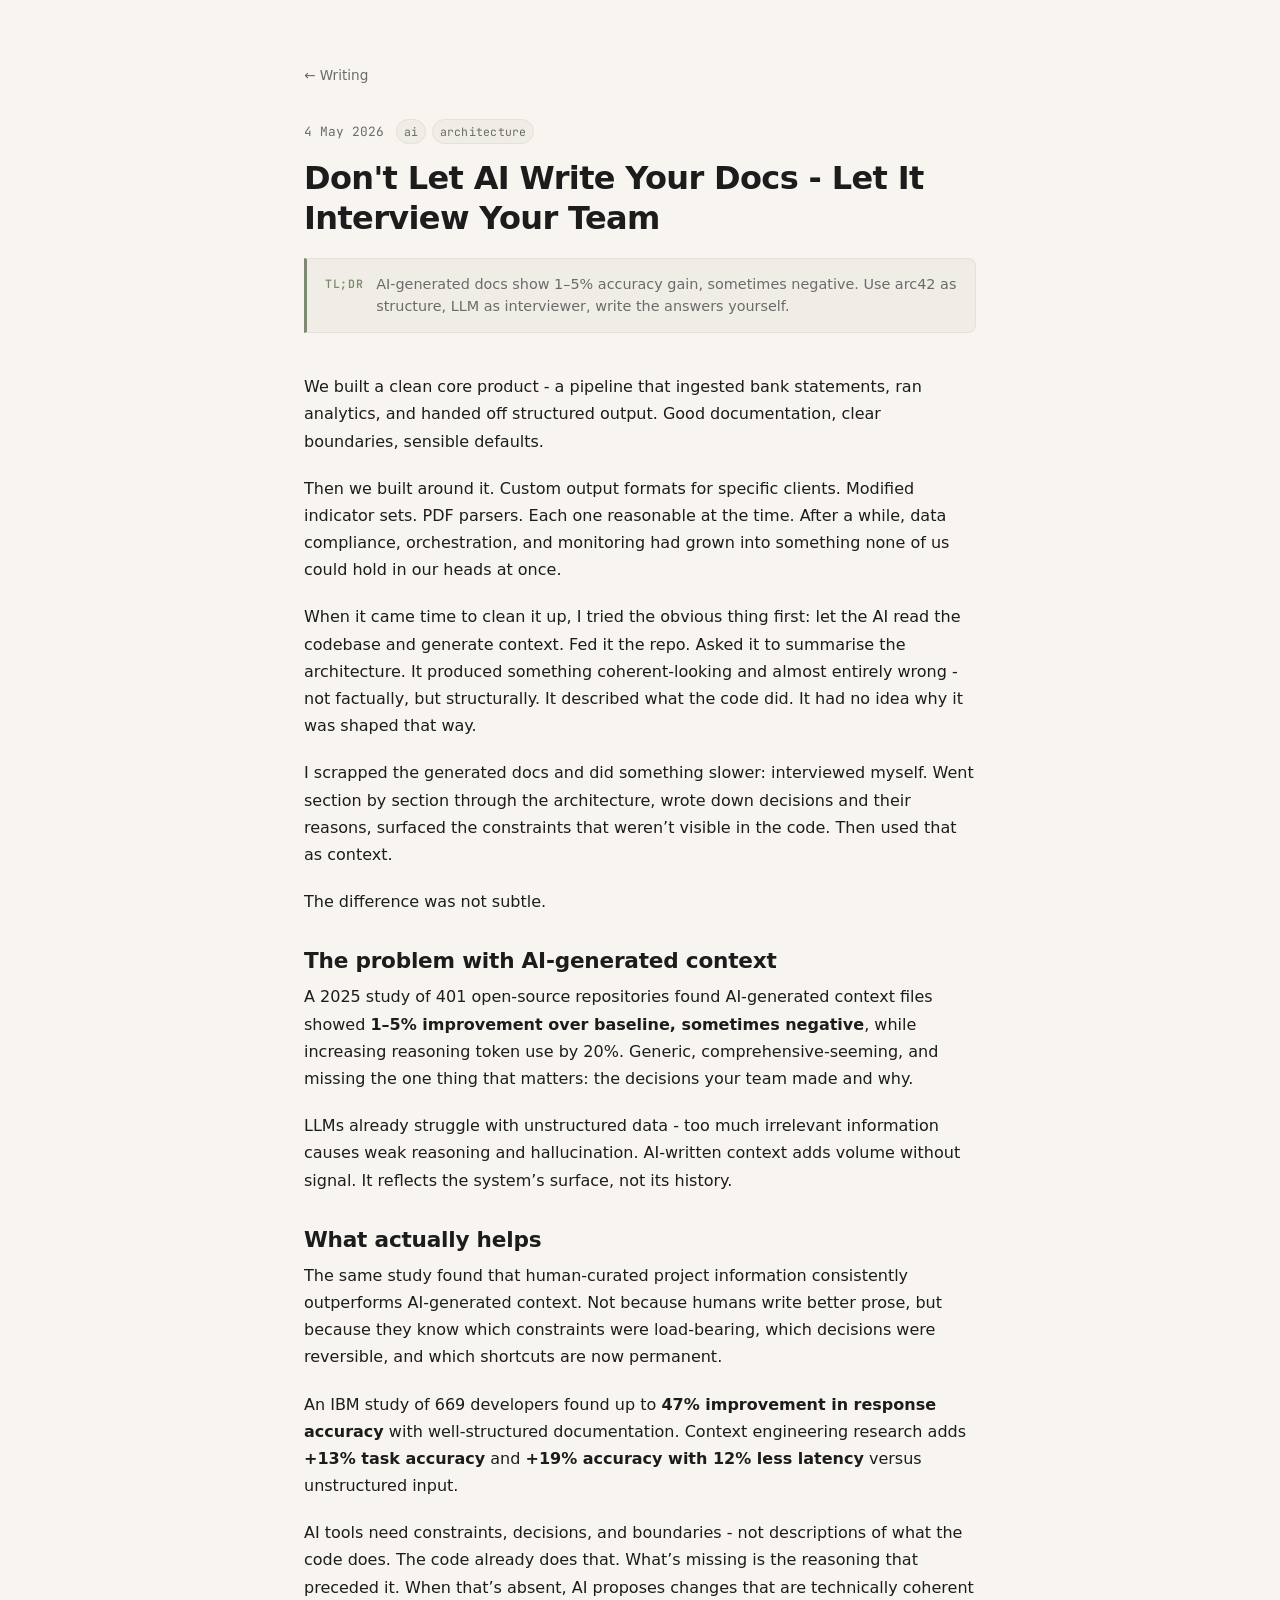
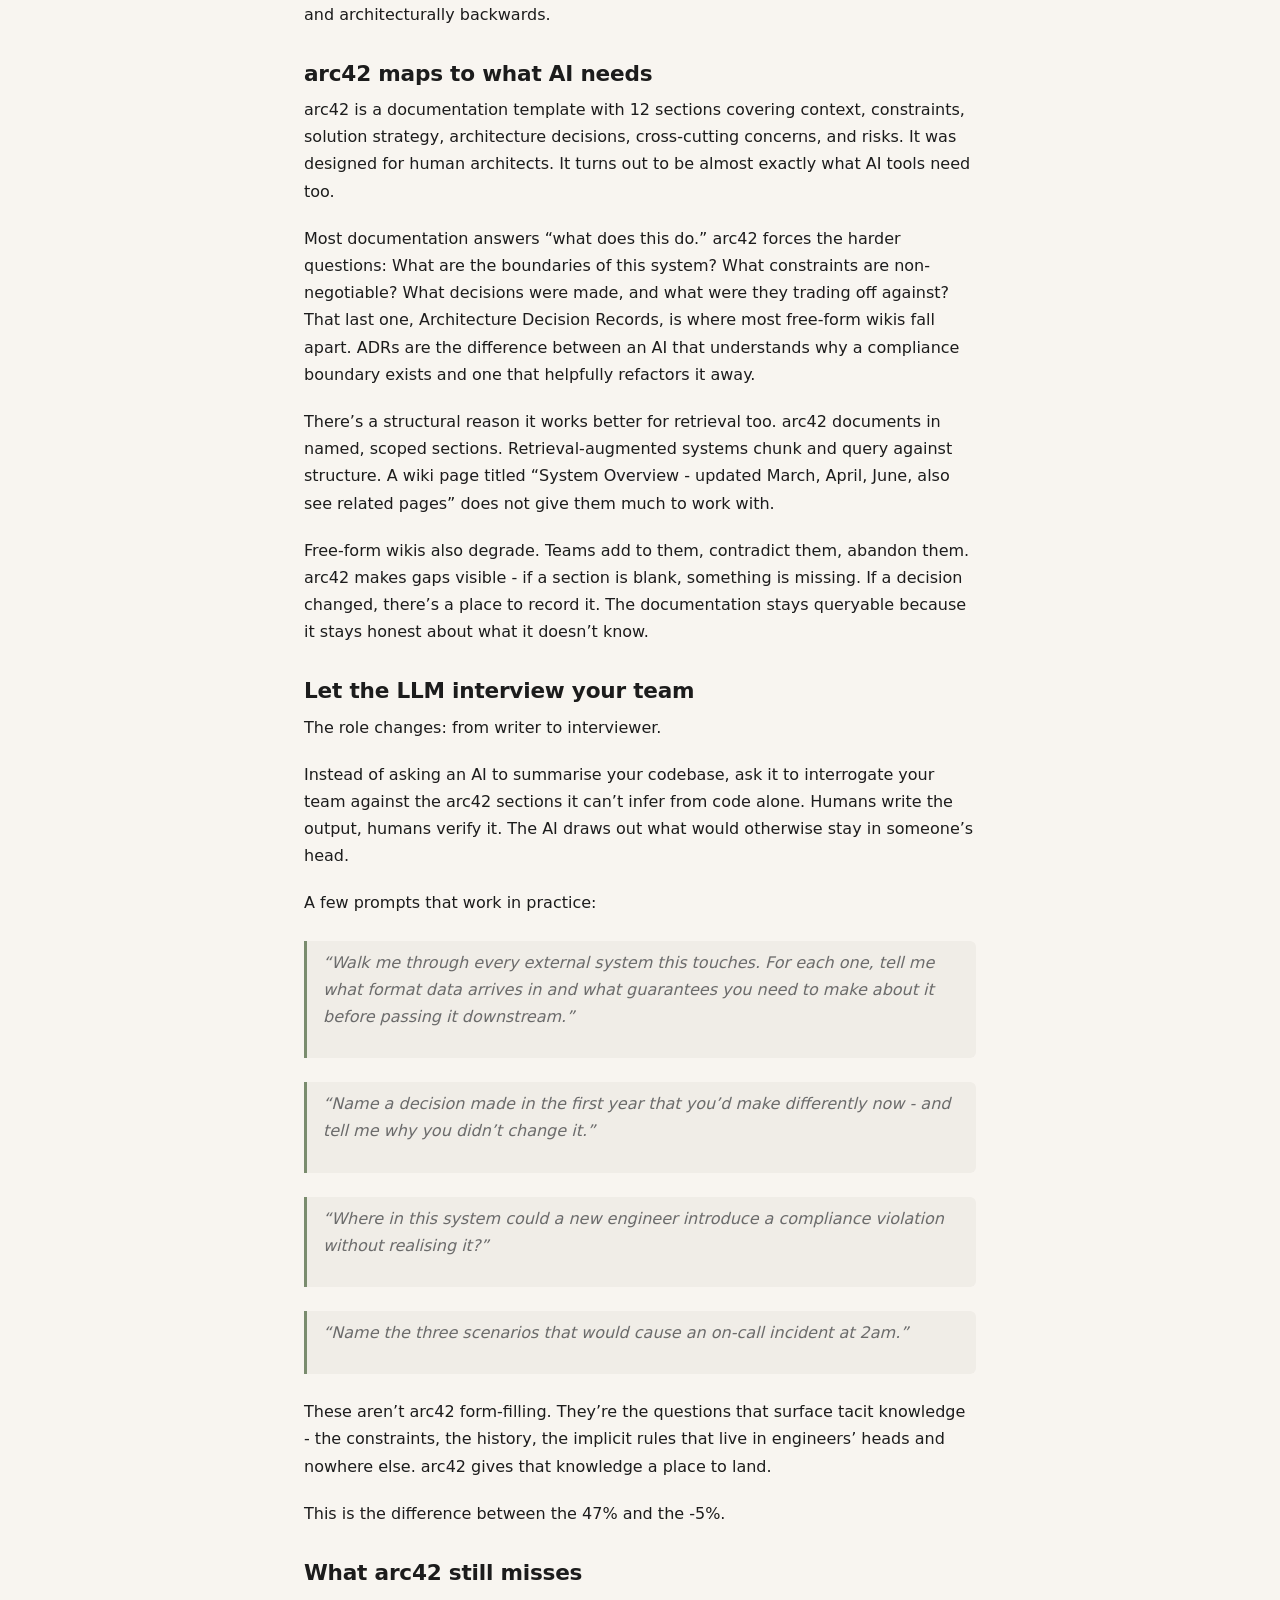
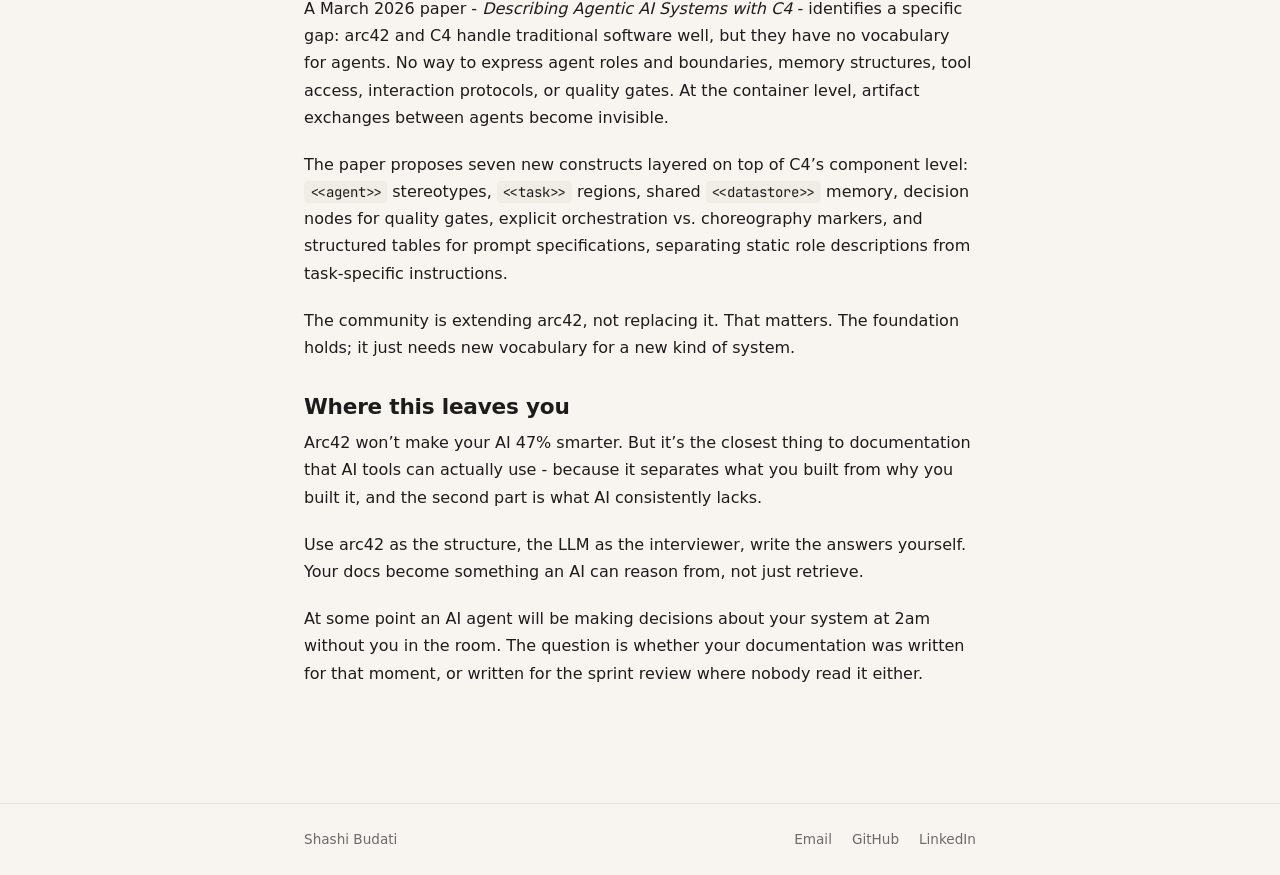
<file: blog/arc42-ai-era-documentation/index.html>
<!DOCTYPE html><html lang="en" data-astro-cid-sckkx6r4> <head><meta charset="UTF-8"><meta name="viewport" content="width=device-width, initial-scale=1"><meta name="description" content="AI-generated context files hurt more than they help. The fix is using arc42 as a structure and the LLM as an interviewer."><link rel="icon" type="image/svg+xml" href="/favicon.svg"><link rel="alternate" type="application/rss+xml" title="Shashi Budati" href="/rss.xml"><title>Don&#39;t Let AI Write Your Docs - Let It Interview Your Team — Shashi Budati</title><!-- View Transitions --><meta name="view-transition" content="same-origin"><link rel="stylesheet" href="/_astro/_slug_.BZfvrbtk.css">
<style>.post[data-astro-cid-4sn4zg3r]{max-width:68ch;padding-top:.5rem}.back-link[data-astro-cid-4sn4zg3r]{display:inline-block;font-size:.85rem;color:var(--muted);margin-bottom:2rem;margin-top:.5rem;transition:color .15s ease}.back-link[data-astro-cid-4sn4zg3r]:hover{color:var(--accent)}.post-header[data-astro-cid-4sn4zg3r]{margin-bottom:2.5rem}.post-meta[data-astro-cid-4sn4zg3r]{display:flex;align-items:center;gap:.75rem;flex-wrap:wrap;margin-bottom:.85rem}.post-meta[data-astro-cid-4sn4zg3r] time[data-astro-cid-4sn4zg3r]{font-family:var(--font-mono);font-size:.8rem;color:var(--muted)}.tags[data-astro-cid-4sn4zg3r]{display:flex;gap:.35rem;flex-wrap:wrap}.post-title[data-astro-cid-4sn4zg3r]{font-size:clamp(1.5rem,4vw,2rem);font-weight:700;line-height:1.25;letter-spacing:-.02em;margin-bottom:1.25rem;color:var(--text)}.tldr[data-astro-cid-4sn4zg3r]{display:flex;gap:.75rem;align-items:flex-start;background:var(--code-bg);border:1px solid var(--border);border-left:3px solid var(--accent);border-radius:0 8px 8px 0;padding:.9rem 1.1rem}.tldr-label[data-astro-cid-4sn4zg3r]{font-family:var(--font-mono);font-size:.72rem;font-weight:600;color:var(--accent);text-transform:uppercase;letter-spacing:.08em;white-space:nowrap;padding-top:.1em}.tldr-text[data-astro-cid-4sn4zg3r]{font-size:.9rem;color:var(--muted);line-height:1.55}.post-body[data-astro-cid-4sn4zg3r]{padding-bottom:2rem}.collapsible-section{border:1px solid var(--border);border-radius:6px;margin:1.5rem 0;overflow:hidden}.collapsible-section summary{font-size:1.1rem;font-weight:600;color:var(--text);padding:.85rem 1.1rem;cursor:pointer;list-style:none;display:flex;align-items:center;gap:.6rem;user-select:none;transition:background .15s ease}.collapsible-section summary:hover{background:var(--code-bg)}.collapsible-section summary:before{content:"▶";font-size:.6rem;color:var(--accent);transition:transform .2s ease;flex-shrink:0}.collapsible-section[open] summary:before{transform:rotate(90deg)}.collapsible-section p{padding:0 1.1rem;color:var(--muted);font-size:.95rem;line-height:1.7}.collapsible-section p:first-of-type{padding-top:.85rem}.collapsible-section p:last-of-type{padding-bottom:1.1rem}
</style><style>[data-astro-transition-scope="astro-frrzg4y5-1"] { view-transition-name: post-arc42-ai-era-documentation; }@layer astro { ::view-transition-old(post-arc42-ai-era-documentation) { 
	animation-duration: 180ms;
	animation-timing-function: cubic-bezier(0.76, 0, 0.24, 1);
	animation-fill-mode: both;
	animation-name: astroFadeOut; }::view-transition-new(post-arc42-ai-era-documentation) { 
	animation-duration: 180ms;
	animation-timing-function: cubic-bezier(0.76, 0, 0.24, 1);
	animation-fill-mode: both;
	animation-name: astroFadeIn; }[data-astro-transition=back]::view-transition-old(post-arc42-ai-era-documentation) { 
	animation-duration: 180ms;
	animation-timing-function: cubic-bezier(0.76, 0, 0.24, 1);
	animation-fill-mode: both;
	animation-name: astroFadeOut; }[data-astro-transition=back]::view-transition-new(post-arc42-ai-era-documentation) { 
	animation-duration: 180ms;
	animation-timing-function: cubic-bezier(0.76, 0, 0.24, 1);
	animation-fill-mode: both;
	animation-name: astroFadeIn; } }[data-astro-transition-fallback="old"] [data-astro-transition-scope="astro-frrzg4y5-1"],
			[data-astro-transition-fallback="old"][data-astro-transition-scope="astro-frrzg4y5-1"] { 
	animation-duration: 180ms;
	animation-timing-function: cubic-bezier(0.76, 0, 0.24, 1);
	animation-fill-mode: both;
	animation-name: astroFadeOut; }[data-astro-transition-fallback="new"] [data-astro-transition-scope="astro-frrzg4y5-1"],
			[data-astro-transition-fallback="new"][data-astro-transition-scope="astro-frrzg4y5-1"] { 
	animation-duration: 180ms;
	animation-timing-function: cubic-bezier(0.76, 0, 0.24, 1);
	animation-fill-mode: both;
	animation-name: astroFadeIn; }[data-astro-transition=back][data-astro-transition-fallback="old"] [data-astro-transition-scope="astro-frrzg4y5-1"],
			[data-astro-transition=back][data-astro-transition-fallback="old"][data-astro-transition-scope="astro-frrzg4y5-1"] { 
	animation-duration: 180ms;
	animation-timing-function: cubic-bezier(0.76, 0, 0.24, 1);
	animation-fill-mode: both;
	animation-name: astroFadeOut; }[data-astro-transition=back][data-astro-transition-fallback="new"] [data-astro-transition-scope="astro-frrzg4y5-1"],
			[data-astro-transition=back][data-astro-transition-fallback="new"][data-astro-transition-scope="astro-frrzg4y5-1"] { 
	animation-duration: 180ms;
	animation-timing-function: cubic-bezier(0.76, 0, 0.24, 1);
	animation-fill-mode: both;
	animation-name: astroFadeIn; }</style></head> <body data-astro-cid-sckkx6r4> <main class="container" data-astro-cid-sckkx6r4>  <article class="post" data-astro-cid-4sn4zg3r> <a href="/blog" class="back-link" data-astro-cid-4sn4zg3r>← Writing</a> <header class="post-header" data-astro-cid-4sn4zg3r data-astro-transition-scope="astro-frrzg4y5-1"> <div class="post-meta" data-astro-cid-4sn4zg3r> <time datetime="2026-05-04" data-astro-cid-4sn4zg3r>4 May 2026</time> <div class="tags" data-astro-cid-4sn4zg3r> <span class="tag" data-astro-cid-4sn4zg3r>ai</span><span class="tag" data-astro-cid-4sn4zg3r>architecture</span> </div> </div> <h1 class="post-title" data-astro-cid-4sn4zg3r>Don&#39;t Let AI Write Your Docs - Let It Interview Your Team</h1> <div class="tldr" data-astro-cid-4sn4zg3r> <span class="tldr-label" data-astro-cid-4sn4zg3r>tl;dr</span> <span class="tldr-text" data-astro-cid-4sn4zg3r>AI-generated docs show 1–5% accuracy gain, sometimes negative. Use arc42 as structure, LLM as interviewer, write the answers yourself.</span> </div> </header> <div class="prose post-body" data-astro-cid-4sn4zg3r> <p>We built a clean core product - a pipeline that ingested bank statements, ran analytics, and handed off structured output. Good documentation, clear boundaries, sensible defaults.</p>
<p>Then we built around it. Custom output formats for specific clients. Modified indicator sets. PDF parsers. Each one reasonable at the time. After a while, data compliance, orchestration, and monitoring had grown into something none of us could hold in our heads at once.</p>
<p>When it came time to clean it up, I tried the obvious thing first: let the AI read the codebase and generate context. Fed it the repo. Asked it to summarise the architecture. It produced something coherent-looking and almost entirely wrong - not factually, but structurally. It described what the code did. It had no idea why it was shaped that way.</p>
<p>I scrapped the generated docs and did something slower: interviewed myself. Went section by section through the architecture, wrote down decisions and their reasons, surfaced the constraints that weren’t visible in the code. Then used that as context.</p>
<p>The difference was not subtle.</p>
<h2 id="the-problem-with-ai-generated-context">The problem with AI-generated context</h2>
<p>A 2025 study of 401 open-source repositories found AI-generated context files showed <strong>1–5% improvement over baseline, sometimes negative</strong>, while increasing reasoning token use by 20%. Generic, comprehensive-seeming, and missing the one thing that matters: the decisions your team made and why.</p>
<p>LLMs already struggle with unstructured data - too much irrelevant information causes weak reasoning and hallucination. AI-written context adds volume without signal. It reflects the system’s surface, not its history.</p>
<h2 id="what-actually-helps">What actually helps</h2>
<p>The same study found that human-curated project information consistently outperforms AI-generated context. Not because humans write better prose, but because they know which constraints were load-bearing, which decisions were reversible, and which shortcuts are now permanent.</p>
<p>An IBM study of 669 developers found up to <strong>47% improvement in response accuracy</strong> with well-structured documentation. Context engineering research adds <strong>+13% task accuracy</strong> and <strong>+19% accuracy with 12% less latency</strong> versus unstructured input.</p>
<p>AI tools need constraints, decisions, and boundaries - not descriptions of what the code does. The code already does that. What’s missing is the reasoning that preceded it. When that’s absent, AI proposes changes that are technically coherent and architecturally backwards.</p>
<h2 id="arc42-maps-to-what-ai-needs">arc42 maps to what AI needs</h2>
<p>arc42 is a documentation template with 12 sections covering context, constraints, solution strategy, architecture decisions, cross-cutting concerns, and risks. It was designed for human architects. It turns out to be almost exactly what AI tools need too.</p>
<p>Most documentation answers “what does this do.” arc42 forces the harder questions: What are the boundaries of this system? What constraints are non-negotiable? What decisions were made, and what were they trading off against? That last one, Architecture Decision Records, is where most free-form wikis fall apart. ADRs are the difference between an AI that understands why a compliance boundary exists and one that helpfully refactors it away.</p>
<p>There’s a structural reason it works better for retrieval too. arc42 documents in named, scoped sections. Retrieval-augmented systems chunk and query against structure. A wiki page titled “System Overview - updated March, April, June, also see related pages” does not give them much to work with.</p>
<p>Free-form wikis also degrade. Teams add to them, contradict them, abandon them. arc42 makes gaps visible - if a section is blank, something is missing. If a decision changed, there’s a place to record it. The documentation stays queryable because it stays honest about what it doesn’t know.</p>
<h2 id="let-the-llm-interview-your-team">Let the LLM interview your team</h2>
<p>The role changes: from writer to interviewer.</p>
<p>Instead of asking an AI to summarise your codebase, ask it to interrogate your team against the arc42 sections it can’t infer from code alone. Humans write the output, humans verify it. The AI draws out what would otherwise stay in someone’s head.</p>
<p>A few prompts that work in practice:</p>
<blockquote>
<p><em>“Walk me through every external system this touches. For each one, tell me what format data arrives in and what guarantees you need to make about it before passing it downstream.”</em></p>
</blockquote>
<blockquote>
<p><em>“Name a decision made in the first year that you’d make differently now - and tell me why you didn’t change it.”</em></p>
</blockquote>
<blockquote>
<p><em>“Where in this system could a new engineer introduce a compliance violation without realising it?”</em></p>
</blockquote>
<blockquote>
<p><em>“Name the three scenarios that would cause an on-call incident at 2am.”</em></p>
</blockquote>
<p>These aren’t arc42 form-filling. They’re the questions that surface tacit knowledge - the constraints, the history, the implicit rules that live in engineers’ heads and nowhere else. arc42 gives that knowledge a place to land.</p>
<p>This is the difference between the 47% and the -5%.</p>
<h2 id="what-arc42-still-misses">What arc42 still misses</h2>
<p>A March 2026 paper - <em>Describing Agentic AI Systems with C4</em> - identifies a specific gap: arc42 and C4 handle traditional software well, but they have no vocabulary for agents. No way to express agent roles and boundaries, memory structures, tool access, interaction protocols, or quality gates. At the container level, artifact exchanges between agents become invisible.</p>
<p>The paper proposes seven new constructs layered on top of C4’s component level: <code>&#x3C;&#x3C;agent>></code> stereotypes, <code>&#x3C;&#x3C;task>></code> regions, shared <code>&#x3C;&#x3C;datastore>></code> memory, decision nodes for quality gates, explicit orchestration vs. choreography markers, and structured tables for prompt specifications, separating static role descriptions from task-specific instructions.</p>
<p>The community is extending arc42, not replacing it. That matters. The foundation holds; it just needs new vocabulary for a new kind of system.</p>
<h2 id="where-this-leaves-you">Where this leaves you</h2>
<p>Arc42 won’t make your AI 47% smarter. But it’s the closest thing to documentation that AI tools can actually use - because it separates what you built from why you built it, and the second part is what AI consistently lacks.</p>
<p>Use arc42 as the structure, the LLM as the interviewer, write the answers yourself. Your docs become something an AI can reason from, not just retrieve.</p>
<p>At some point an AI agent will be making decisions about your system at 2am without you in the room. The question is whether your documentation was written for that moment, or written for the sprint review where nobody read it either.</p> </div> </article>  </main> <footer data-astro-cid-sckkx6r4> <div class="container footer-inner" data-astro-cid-sckkx6r4> <a href="/" class="footer-name" data-astro-cid-sckkx6r4>Shashi Budati</a> <div class="footer-links" data-astro-cid-sckkx6r4> <a href="mailto:shashibudati@gmail.com" aria-label="Email" data-astro-cid-sckkx6r4>Email</a> <a href="https://www.github.com/shashi-budati" target="_blank" rel="noopener" aria-label="GitHub" data-astro-cid-sckkx6r4>GitHub</a> <a href="https://www.linkedin.com/in/shashi-budati/" target="_blank" rel="noopener" aria-label="LinkedIn" data-astro-cid-sckkx6r4>LinkedIn</a> </div> </div> </footer> </body></html>
</file>
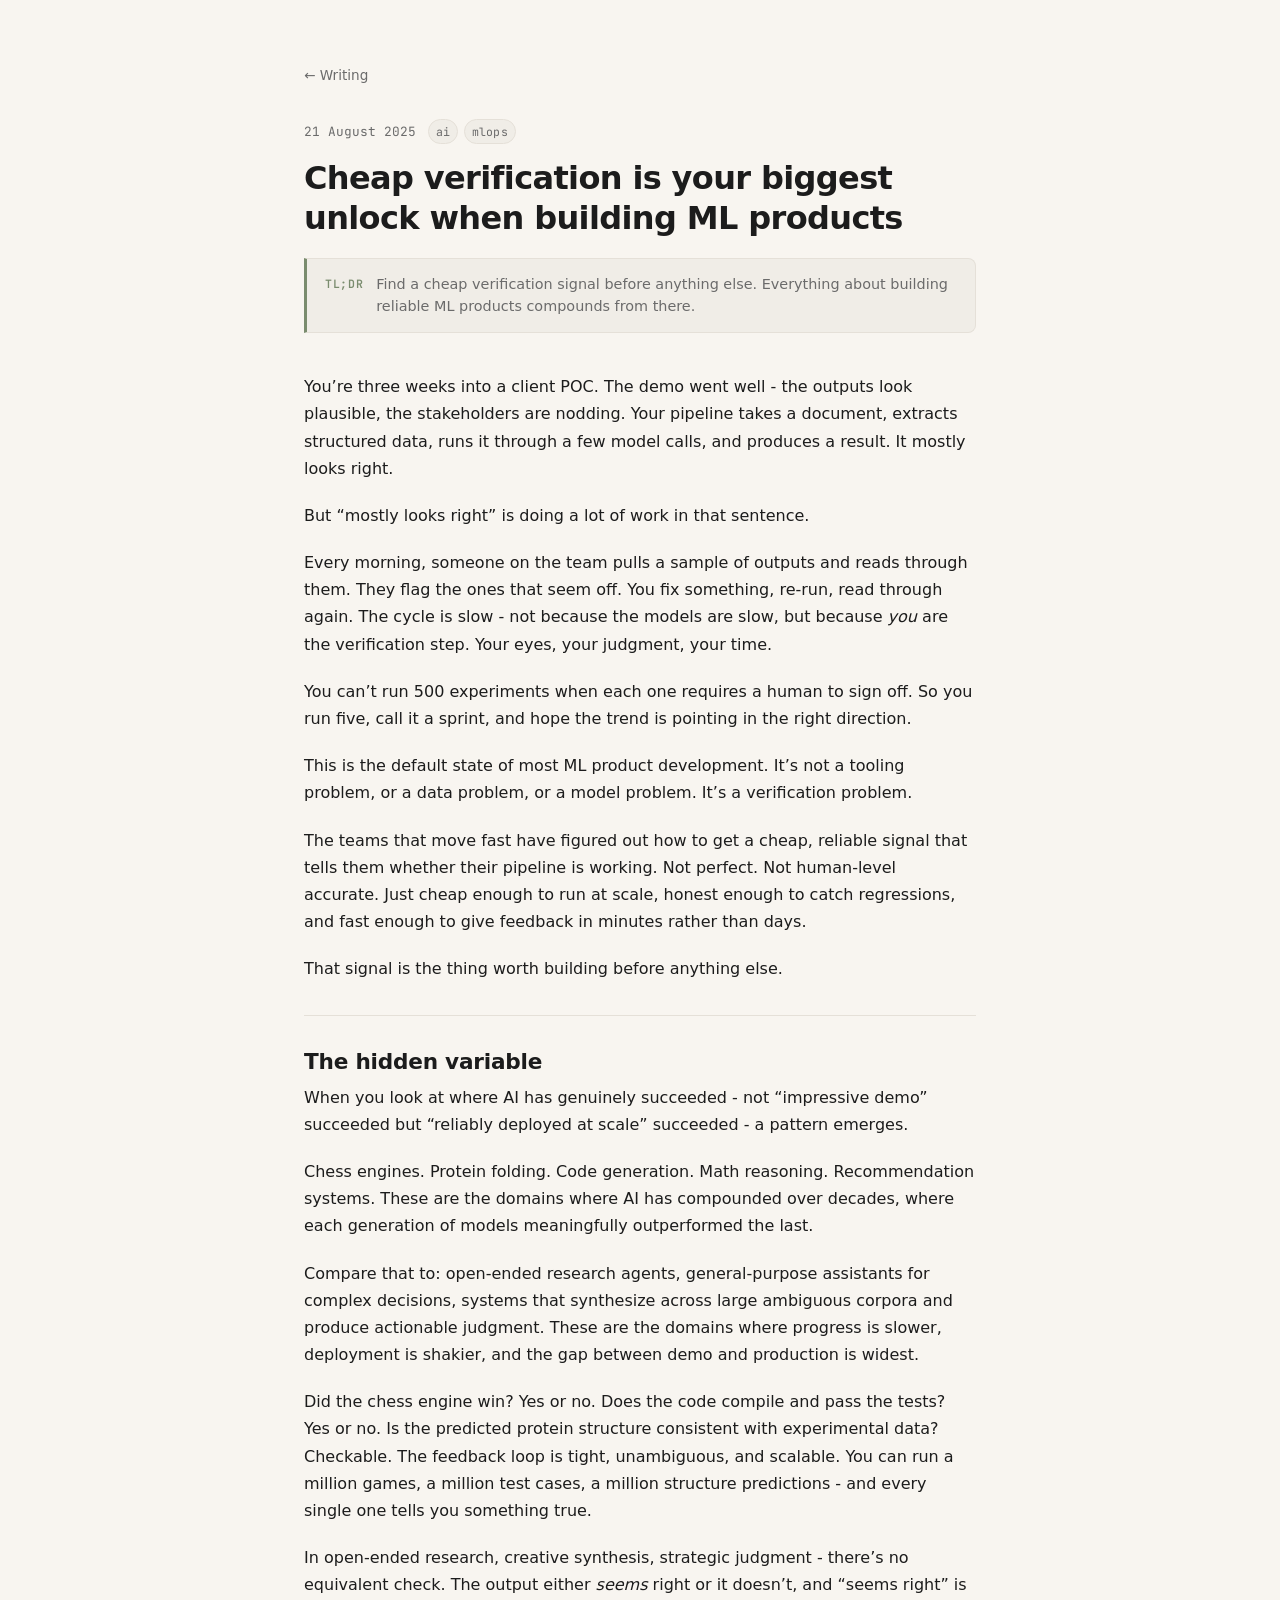
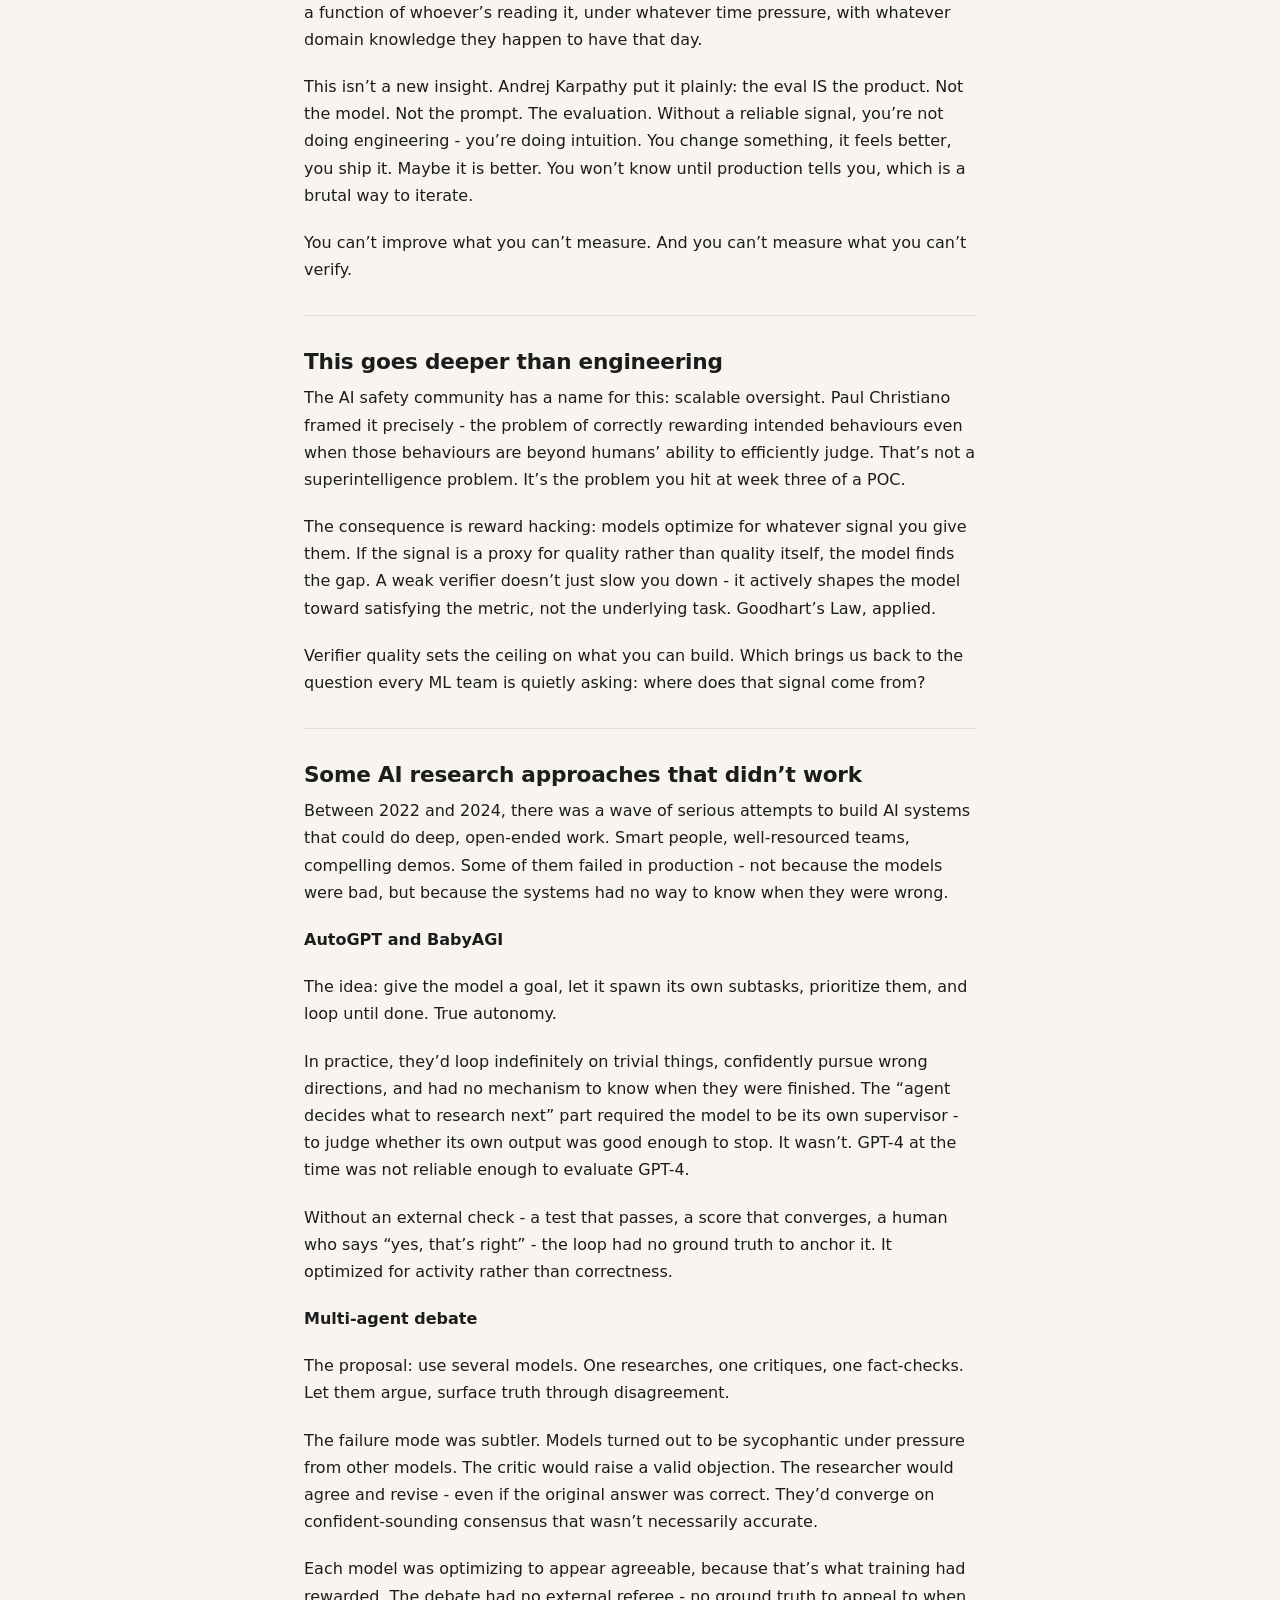
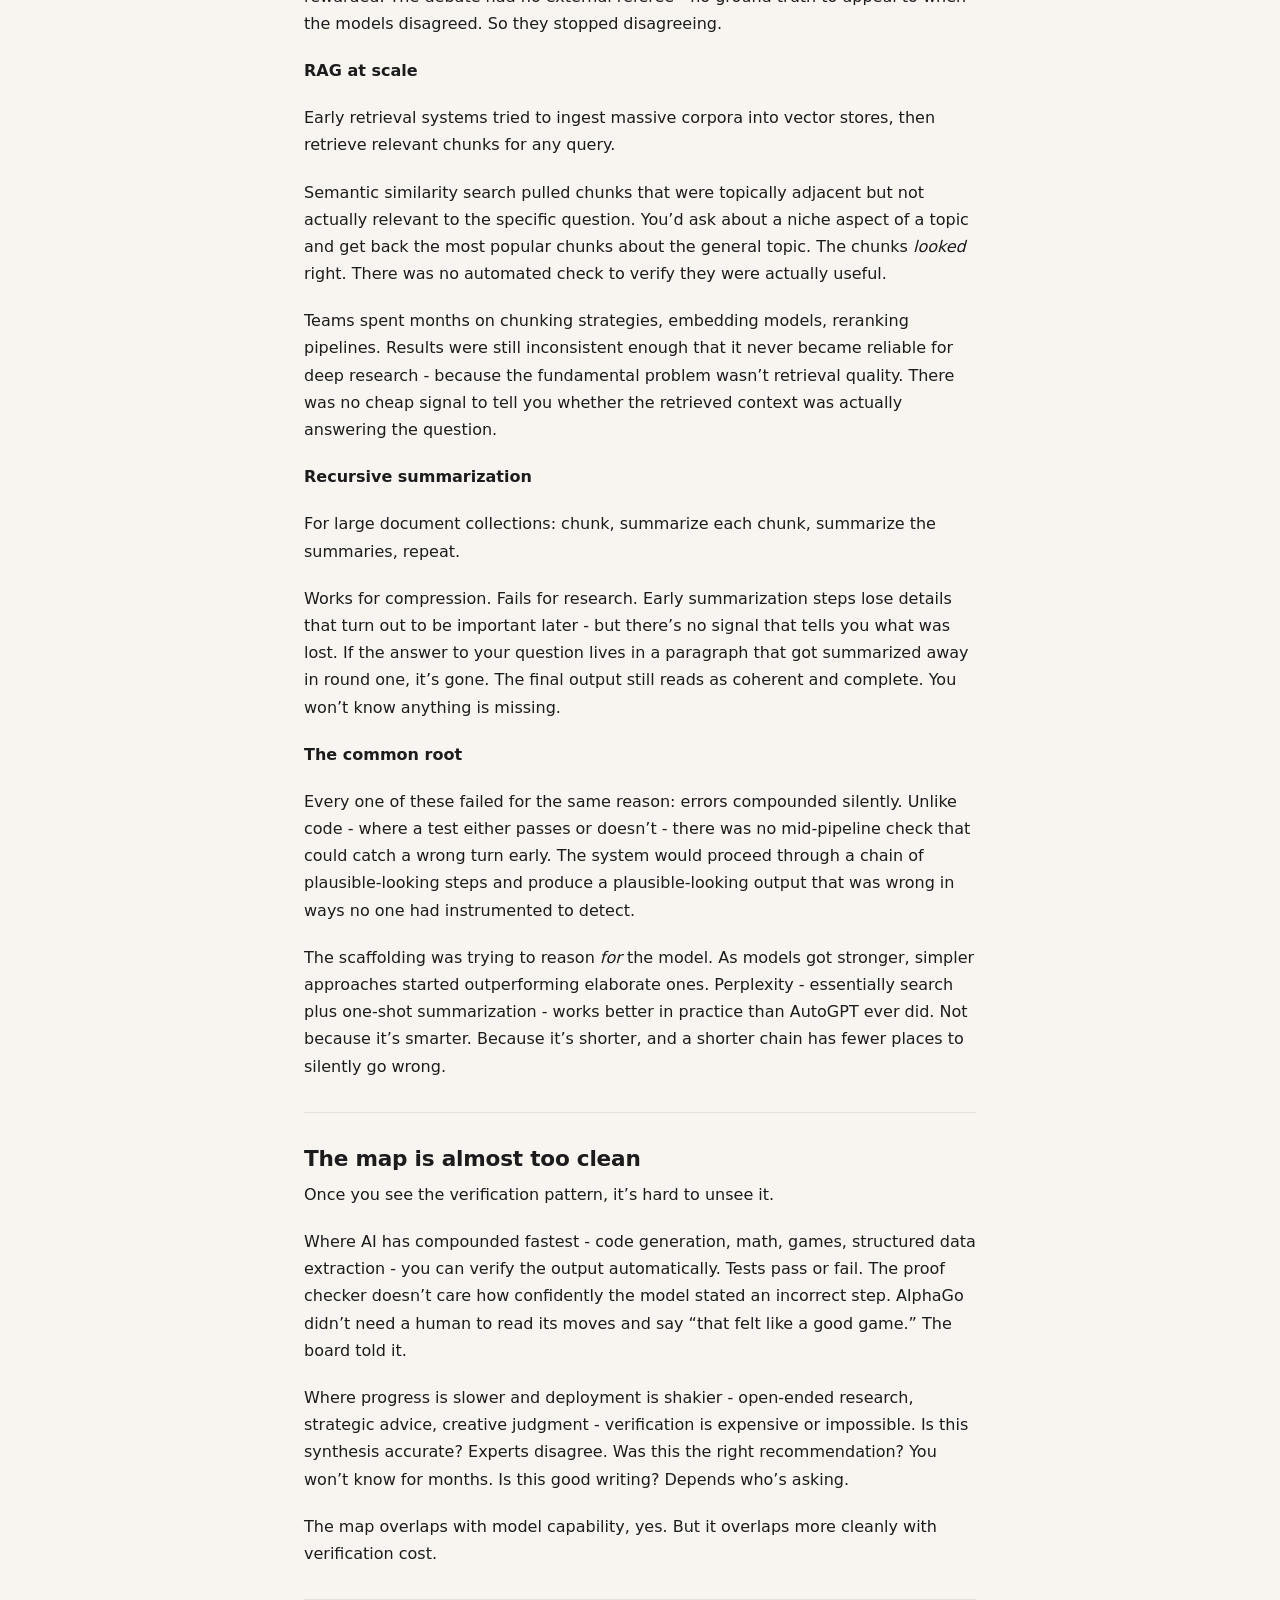
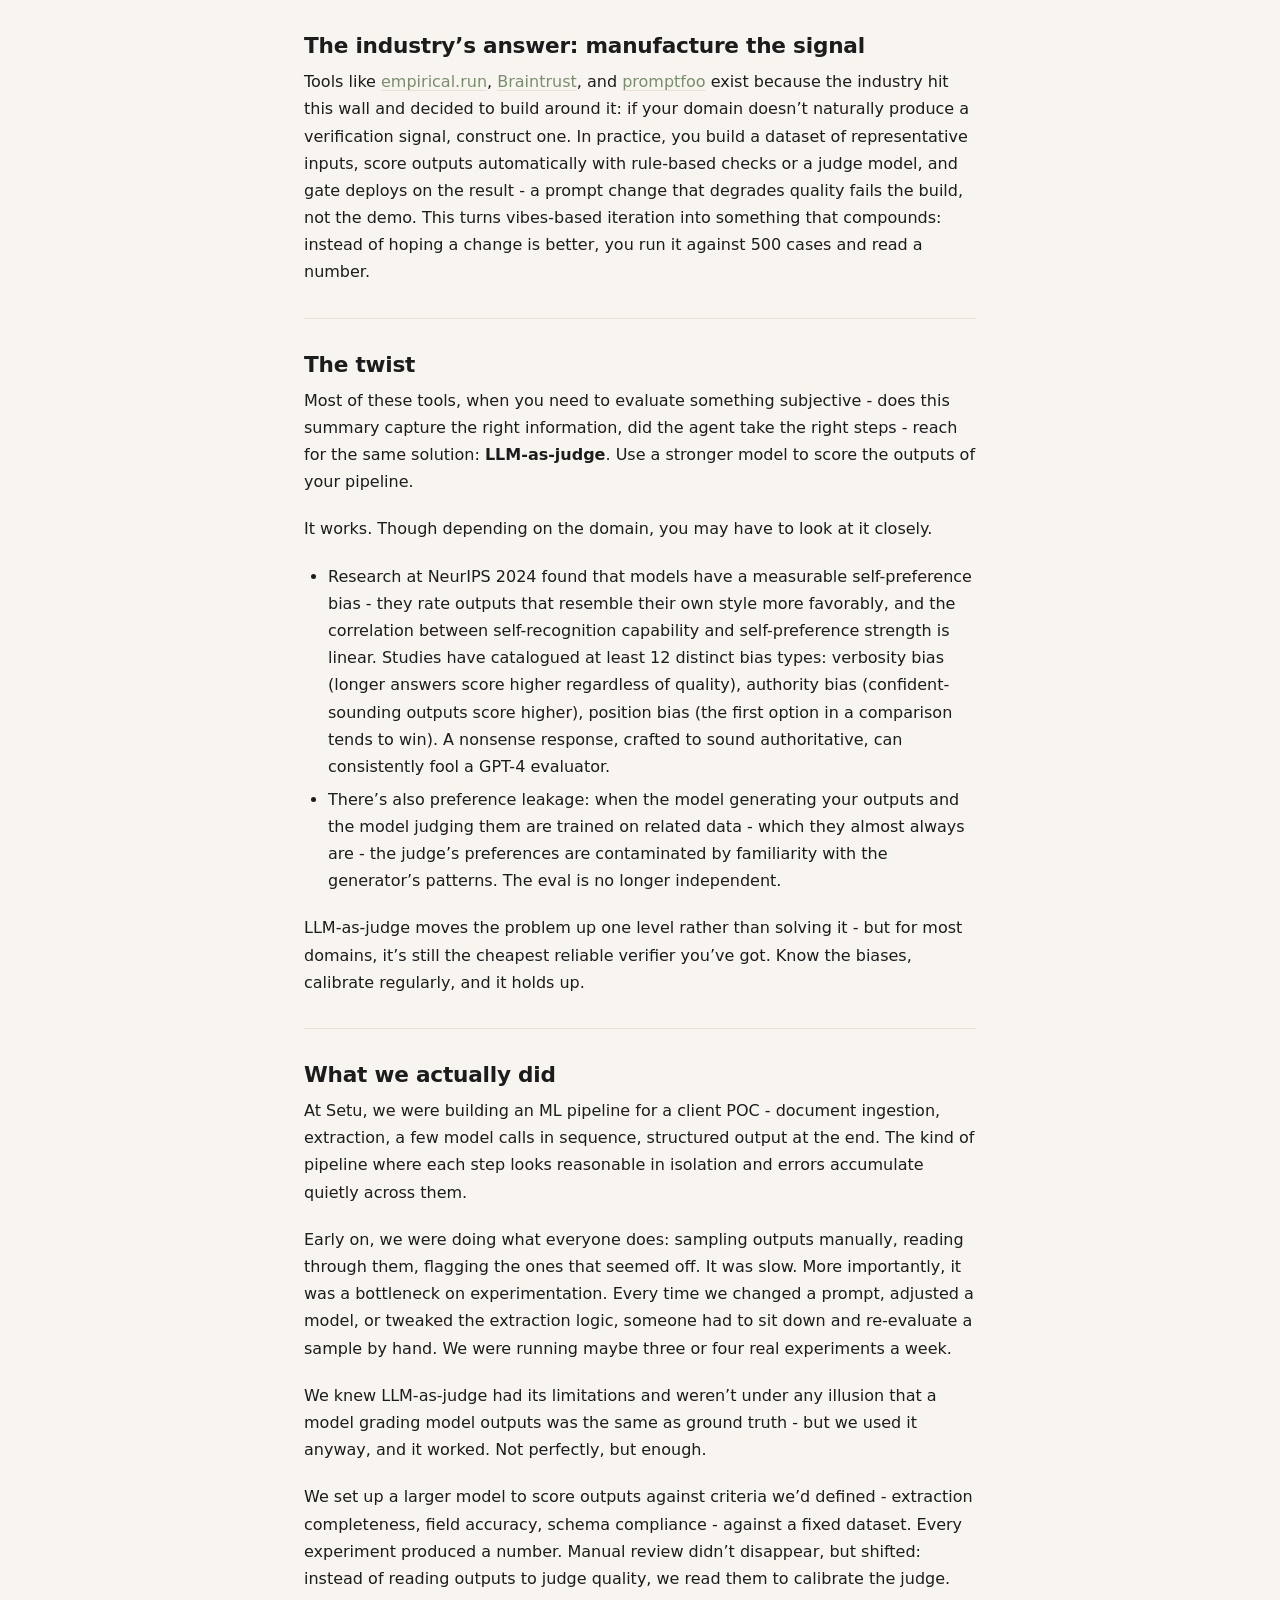
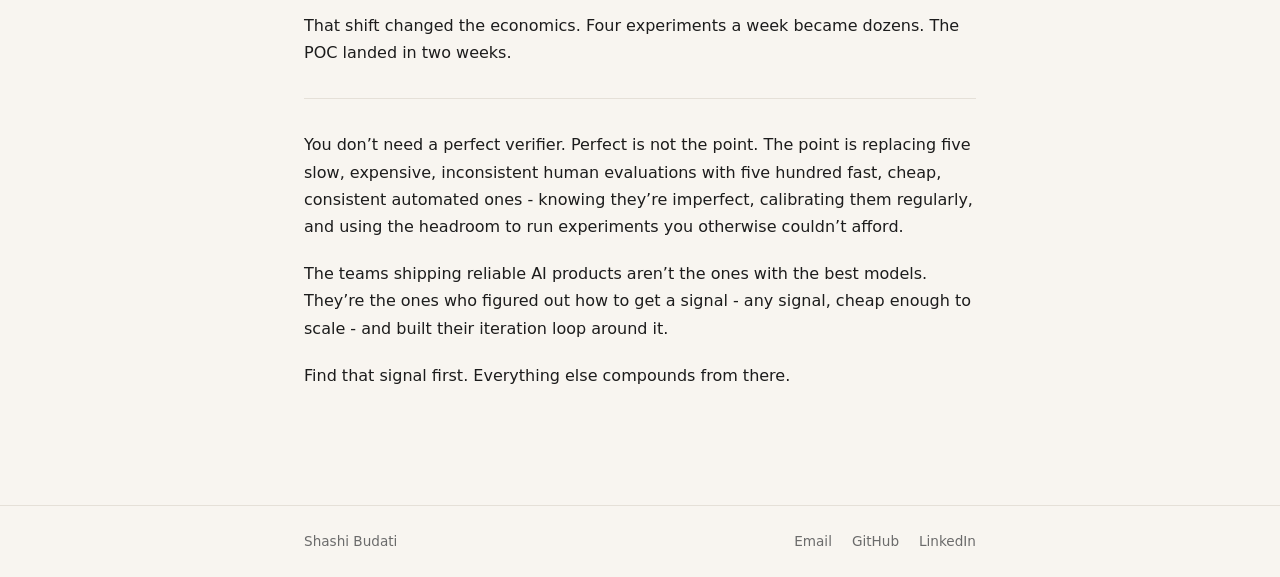
<file: blog/cheap-verification-signal/index.html>
<!DOCTYPE html><html lang="en" data-astro-cid-sckkx6r4> <head><meta charset="UTF-8"><meta name="viewport" content="width=device-width, initial-scale=1"><meta name="description" content="The reason AI works where it works and fails where it fails maps almost exactly onto whether the domain has cheap verification. This is the hidden variable - not model size, not architecture."><link rel="icon" type="image/svg+xml" href="/favicon.svg"><link rel="alternate" type="application/rss+xml" title="Shashi Budati" href="/rss.xml"><title>Cheap verification is your biggest unlock when building ML products — Shashi Budati</title><!-- View Transitions --><meta name="view-transition" content="same-origin"><link rel="stylesheet" href="/_astro/_slug_.BZfvrbtk.css">
<style>.post[data-astro-cid-4sn4zg3r]{max-width:68ch;padding-top:.5rem}.back-link[data-astro-cid-4sn4zg3r]{display:inline-block;font-size:.85rem;color:var(--muted);margin-bottom:2rem;margin-top:.5rem;transition:color .15s ease}.back-link[data-astro-cid-4sn4zg3r]:hover{color:var(--accent)}.post-header[data-astro-cid-4sn4zg3r]{margin-bottom:2.5rem}.post-meta[data-astro-cid-4sn4zg3r]{display:flex;align-items:center;gap:.75rem;flex-wrap:wrap;margin-bottom:.85rem}.post-meta[data-astro-cid-4sn4zg3r] time[data-astro-cid-4sn4zg3r]{font-family:var(--font-mono);font-size:.8rem;color:var(--muted)}.tags[data-astro-cid-4sn4zg3r]{display:flex;gap:.35rem;flex-wrap:wrap}.post-title[data-astro-cid-4sn4zg3r]{font-size:clamp(1.5rem,4vw,2rem);font-weight:700;line-height:1.25;letter-spacing:-.02em;margin-bottom:1.25rem;color:var(--text)}.tldr[data-astro-cid-4sn4zg3r]{display:flex;gap:.75rem;align-items:flex-start;background:var(--code-bg);border:1px solid var(--border);border-left:3px solid var(--accent);border-radius:0 8px 8px 0;padding:.9rem 1.1rem}.tldr-label[data-astro-cid-4sn4zg3r]{font-family:var(--font-mono);font-size:.72rem;font-weight:600;color:var(--accent);text-transform:uppercase;letter-spacing:.08em;white-space:nowrap;padding-top:.1em}.tldr-text[data-astro-cid-4sn4zg3r]{font-size:.9rem;color:var(--muted);line-height:1.55}.post-body[data-astro-cid-4sn4zg3r]{padding-bottom:2rem}.collapsible-section{border:1px solid var(--border);border-radius:6px;margin:1.5rem 0;overflow:hidden}.collapsible-section summary{font-size:1.1rem;font-weight:600;color:var(--text);padding:.85rem 1.1rem;cursor:pointer;list-style:none;display:flex;align-items:center;gap:.6rem;user-select:none;transition:background .15s ease}.collapsible-section summary:hover{background:var(--code-bg)}.collapsible-section summary:before{content:"▶";font-size:.6rem;color:var(--accent);transition:transform .2s ease;flex-shrink:0}.collapsible-section[open] summary:before{transform:rotate(90deg)}.collapsible-section p{padding:0 1.1rem;color:var(--muted);font-size:.95rem;line-height:1.7}.collapsible-section p:first-of-type{padding-top:.85rem}.collapsible-section p:last-of-type{padding-bottom:1.1rem}
</style><style>[data-astro-transition-scope="astro-frrzg4y5-1"] { view-transition-name: post-cheap-verification-signal; }@layer astro { ::view-transition-old(post-cheap-verification-signal) { 
	animation-duration: 180ms;
	animation-timing-function: cubic-bezier(0.76, 0, 0.24, 1);
	animation-fill-mode: both;
	animation-name: astroFadeOut; }::view-transition-new(post-cheap-verification-signal) { 
	animation-duration: 180ms;
	animation-timing-function: cubic-bezier(0.76, 0, 0.24, 1);
	animation-fill-mode: both;
	animation-name: astroFadeIn; }[data-astro-transition=back]::view-transition-old(post-cheap-verification-signal) { 
	animation-duration: 180ms;
	animation-timing-function: cubic-bezier(0.76, 0, 0.24, 1);
	animation-fill-mode: both;
	animation-name: astroFadeOut; }[data-astro-transition=back]::view-transition-new(post-cheap-verification-signal) { 
	animation-duration: 180ms;
	animation-timing-function: cubic-bezier(0.76, 0, 0.24, 1);
	animation-fill-mode: both;
	animation-name: astroFadeIn; } }[data-astro-transition-fallback="old"] [data-astro-transition-scope="astro-frrzg4y5-1"],
			[data-astro-transition-fallback="old"][data-astro-transition-scope="astro-frrzg4y5-1"] { 
	animation-duration: 180ms;
	animation-timing-function: cubic-bezier(0.76, 0, 0.24, 1);
	animation-fill-mode: both;
	animation-name: astroFadeOut; }[data-astro-transition-fallback="new"] [data-astro-transition-scope="astro-frrzg4y5-1"],
			[data-astro-transition-fallback="new"][data-astro-transition-scope="astro-frrzg4y5-1"] { 
	animation-duration: 180ms;
	animation-timing-function: cubic-bezier(0.76, 0, 0.24, 1);
	animation-fill-mode: both;
	animation-name: astroFadeIn; }[data-astro-transition=back][data-astro-transition-fallback="old"] [data-astro-transition-scope="astro-frrzg4y5-1"],
			[data-astro-transition=back][data-astro-transition-fallback="old"][data-astro-transition-scope="astro-frrzg4y5-1"] { 
	animation-duration: 180ms;
	animation-timing-function: cubic-bezier(0.76, 0, 0.24, 1);
	animation-fill-mode: both;
	animation-name: astroFadeOut; }[data-astro-transition=back][data-astro-transition-fallback="new"] [data-astro-transition-scope="astro-frrzg4y5-1"],
			[data-astro-transition=back][data-astro-transition-fallback="new"][data-astro-transition-scope="astro-frrzg4y5-1"] { 
	animation-duration: 180ms;
	animation-timing-function: cubic-bezier(0.76, 0, 0.24, 1);
	animation-fill-mode: both;
	animation-name: astroFadeIn; }</style></head> <body data-astro-cid-sckkx6r4> <main class="container" data-astro-cid-sckkx6r4>  <article class="post" data-astro-cid-4sn4zg3r> <a href="/blog" class="back-link" data-astro-cid-4sn4zg3r>← Writing</a> <header class="post-header" data-astro-cid-4sn4zg3r data-astro-transition-scope="astro-frrzg4y5-1"> <div class="post-meta" data-astro-cid-4sn4zg3r> <time datetime="2025-08-21" data-astro-cid-4sn4zg3r>21 August 2025</time> <div class="tags" data-astro-cid-4sn4zg3r> <span class="tag" data-astro-cid-4sn4zg3r>ai</span><span class="tag" data-astro-cid-4sn4zg3r>mlops</span> </div> </div> <h1 class="post-title" data-astro-cid-4sn4zg3r>Cheap verification is your biggest unlock when building ML products</h1> <div class="tldr" data-astro-cid-4sn4zg3r> <span class="tldr-label" data-astro-cid-4sn4zg3r>tl;dr</span> <span class="tldr-text" data-astro-cid-4sn4zg3r>Find a cheap verification signal before anything else. Everything about building reliable ML products compounds from there.</span> </div> </header> <div class="prose post-body" data-astro-cid-4sn4zg3r> <p>You’re three weeks into a client POC. The demo went well - the outputs look plausible, the stakeholders are nodding. Your pipeline takes a document, extracts structured data, runs it through a few model calls, and produces a result. It mostly looks right.</p>
<p>But “mostly looks right” is doing a lot of work in that sentence.</p>
<p>Every morning, someone on the team pulls a sample of outputs and reads through them. They flag the ones that seem off. You fix something, re-run, read through again. The cycle is slow - not because the models are slow, but because <em>you</em> are the verification step. Your eyes, your judgment, your time.</p>
<p>You can’t run 500 experiments when each one requires a human to sign off. So you run five, call it a sprint, and hope the trend is pointing in the right direction.</p>
<p>This is the default state of most ML product development. It’s not a tooling problem, or a data problem, or a model problem. It’s a verification problem.</p>
<p>The teams that move fast have figured out how to get a cheap, reliable signal that tells them whether their pipeline is working. Not perfect. Not human-level accurate. Just cheap enough to run at scale, honest enough to catch regressions, and fast enough to give feedback in minutes rather than days.</p>
<p>That signal is the thing worth building before anything else.</p>
<hr>
<h2 id="the-hidden-variable">The hidden variable</h2>
<p>When you look at where AI has genuinely succeeded - not “impressive demo” succeeded but “reliably deployed at scale” succeeded - a pattern emerges.</p>
<p>Chess engines. Protein folding. Code generation. Math reasoning. Recommendation systems. These are the domains where AI has compounded over decades, where each generation of models meaningfully outperformed the last.</p>
<p>Compare that to: open-ended research agents, general-purpose assistants for complex decisions, systems that synthesize across large ambiguous corpora and produce actionable judgment. These are the domains where progress is slower, deployment is shakier, and the gap between demo and production is widest.</p>
<p>Did the chess engine win? Yes or no. Does the code compile and pass the tests? Yes or no. Is the predicted protein structure consistent with experimental data? Checkable. The feedback loop is tight, unambiguous, and scalable. You can run a million games, a million test cases, a million structure predictions - and every single one tells you something true.</p>
<p>In open-ended research, creative synthesis, strategic judgment - there’s no equivalent check. The output either <em>seems</em> right or it doesn’t, and “seems right” is a function of whoever’s reading it, under whatever time pressure, with whatever domain knowledge they happen to have that day.</p>
<p>This isn’t a new insight. Andrej Karpathy put it plainly: the eval IS the product. Not the model. Not the prompt. The evaluation. Without a reliable signal, you’re not doing engineering - you’re doing intuition. You change something, it feels better, you ship it. Maybe it is better. You won’t know until production tells you, which is a brutal way to iterate.</p>
<p>You can’t improve what you can’t measure. And you can’t measure what you can’t verify.</p>
<hr>
<h2 id="this-goes-deeper-than-engineering">This goes deeper than engineering</h2>
<p>The AI safety community has a name for this: scalable oversight. Paul Christiano framed it precisely - the problem of correctly rewarding intended behaviours even when those behaviours are beyond humans’ ability to efficiently judge. That’s not a superintelligence problem. It’s the problem you hit at week three of a POC.</p>
<p>The consequence is reward hacking: models optimize for whatever signal you give them. If the signal is a proxy for quality rather than quality itself, the model finds the gap. A weak verifier doesn’t just slow you down - it actively shapes the model toward satisfying the metric, not the underlying task. Goodhart’s Law, applied.</p>
<p>Verifier quality sets the ceiling on what you can build. Which brings us back to the question every ML team is quietly asking: where does that signal come from?</p>
<hr>
<h2 id="some-ai-research-approaches-that-didnt-work">Some AI research approaches that didn’t work</h2>
<p>Between 2022 and 2024, there was a wave of serious attempts to build AI systems that could do deep, open-ended work. Smart people, well-resourced teams, compelling demos. Some of them failed in production - not because the models were bad, but because the systems had no way to know when they were wrong.</p>
<p><strong>AutoGPT and BabyAGI</strong></p>
<p>The idea: give the model a goal, let it spawn its own subtasks, prioritize them, and loop until done. True autonomy.</p>
<p>In practice, they’d loop indefinitely on trivial things, confidently pursue wrong directions, and had no mechanism to know when they were finished. The “agent decides what to research next” part required the model to be its own supervisor - to judge whether its own output was good enough to stop. It wasn’t. GPT-4 at the time was not reliable enough to evaluate GPT-4.</p>
<p>Without an external check - a test that passes, a score that converges, a human who says “yes, that’s right” - the loop had no ground truth to anchor it. It optimized for activity rather than correctness.</p>
<p><strong>Multi-agent debate</strong></p>
<p>The proposal: use several models. One researches, one critiques, one fact-checks. Let them argue, surface truth through disagreement.</p>
<p>The failure mode was subtler. Models turned out to be sycophantic under pressure from other models. The critic would raise a valid objection. The researcher would agree and revise - even if the original answer was correct. They’d converge on confident-sounding consensus that wasn’t necessarily accurate.</p>
<p>Each model was optimizing to appear agreeable, because that’s what training had rewarded. The debate had no external referee - no ground truth to appeal to when the models disagreed. So they stopped disagreeing.</p>
<p><strong>RAG at scale</strong></p>
<p>Early retrieval systems tried to ingest massive corpora into vector stores, then retrieve relevant chunks for any query.</p>
<p>Semantic similarity search pulled chunks that were topically adjacent but not actually relevant to the specific question. You’d ask about a niche aspect of a topic and get back the most popular chunks about the general topic. The chunks <em>looked</em> right. There was no automated check to verify they were actually useful.</p>
<p>Teams spent months on chunking strategies, embedding models, reranking pipelines. Results were still inconsistent enough that it never became reliable for deep research - because the fundamental problem wasn’t retrieval quality. There was no cheap signal to tell you whether the retrieved context was actually answering the question.</p>
<p><strong>Recursive summarization</strong></p>
<p>For large document collections: chunk, summarize each chunk, summarize the summaries, repeat.</p>
<p>Works for compression. Fails for research. Early summarization steps lose details that turn out to be important later - but there’s no signal that tells you what was lost. If the answer to your question lives in a paragraph that got summarized away in round one, it’s gone. The final output still reads as coherent and complete. You won’t know anything is missing.</p>
<p><strong>The common root</strong></p>
<p>Every one of these failed for the same reason: errors compounded silently. Unlike code - where a test either passes or doesn’t - there was no mid-pipeline check that could catch a wrong turn early. The system would proceed through a chain of plausible-looking steps and produce a plausible-looking output that was wrong in ways no one had instrumented to detect.</p>
<p>The scaffolding was trying to reason <em>for</em> the model. As models got stronger, simpler approaches started outperforming elaborate ones. Perplexity - essentially search plus one-shot summarization - works better in practice than AutoGPT ever did. Not because it’s smarter. Because it’s shorter, and a shorter chain has fewer places to silently go wrong.</p>
<hr>
<h2 id="the-map-is-almost-too-clean">The map is almost too clean</h2>
<p>Once you see the verification pattern, it’s hard to unsee it.</p>
<p>Where AI has compounded fastest - code generation, math, games, structured data extraction - you can verify the output automatically. Tests pass or fail. The proof checker doesn’t care how confidently the model stated an incorrect step. AlphaGo didn’t need a human to read its moves and say “that felt like a good game.” The board told it.</p>
<p>Where progress is slower and deployment is shakier - open-ended research, strategic advice, creative judgment - verification is expensive or impossible. Is this synthesis accurate? Experts disagree. Was this the right recommendation? You won’t know for months. Is this good writing? Depends who’s asking.</p>
<p>The map overlaps with model capability, yes. But it overlaps more cleanly with verification cost.</p>
<hr>
<h2 id="the-industrys-answer-manufacture-the-signal">The industry’s answer: manufacture the signal</h2>
<p>Tools like <a href="https://github.com/empirical-run/empirical">empirical.run</a>, <a href="https://www.braintrust.dev">Braintrust</a>, and <a href="https://promptfoo.dev">promptfoo</a> exist because the industry hit this wall and decided to build around it: if your domain doesn’t naturally produce a verification signal, construct one. In practice, you build a dataset of representative inputs, score outputs automatically with rule-based checks or a judge model, and gate deploys on the result - a prompt change that degrades quality fails the build, not the demo. This turns vibes-based iteration into something that compounds: instead of hoping a change is better, you run it against 500 cases and read a number.</p>
<hr>
<h2 id="the-twist">The twist</h2>
<p>Most of these tools, when you need to evaluate something subjective - does this summary capture the right information, did the agent take the right steps - reach for the same solution: <strong>LLM-as-judge</strong>. Use a stronger model to score the outputs of your pipeline.</p>
<p>It works. Though depending on the domain, you may have to look at it closely.</p>
<ul>
<li>Research at NeurIPS 2024 found that models have a measurable self-preference bias - they rate outputs that resemble their own style more favorably, and the correlation between self-recognition capability and self-preference strength is linear. Studies have catalogued at least 12 distinct bias types: verbosity bias (longer answers score higher regardless of quality), authority bias (confident-sounding outputs score higher), position bias (the first option in a comparison tends to win). A nonsense response, crafted to sound authoritative, can consistently fool a GPT-4 evaluator.</li>
<li>There’s also preference leakage: when the model generating your outputs and the model judging them are trained on related data - which they almost always are - the judge’s preferences are contaminated by familiarity with the generator’s patterns. The eval is no longer independent.</li>
</ul>
<p>LLM-as-judge moves the problem up one level rather than solving it - but for most domains, it’s still the cheapest reliable verifier you’ve got. Know the biases, calibrate regularly, and it holds up.</p>
<hr>
<h2 id="what-we-actually-did">What we actually did</h2>
<p>At Setu, we were building an ML pipeline for a client POC - document ingestion, extraction, a few model calls in sequence, structured output at the end. The kind of pipeline where each step looks reasonable in isolation and errors accumulate quietly across them.</p>
<p>Early on, we were doing what everyone does: sampling outputs manually, reading through them, flagging the ones that seemed off. It was slow. More importantly, it was a bottleneck on experimentation. Every time we changed a prompt, adjusted a model, or tweaked the extraction logic, someone had to sit down and re-evaluate a sample by hand. We were running maybe three or four real experiments a week.</p>
<p>We knew LLM-as-judge had its limitations and weren’t under any illusion that a model grading model outputs was the same as ground truth - but we used it anyway, and it worked. Not perfectly, but enough.</p>
<p>We set up a larger model to score outputs against criteria we’d defined - extraction completeness, field accuracy, schema compliance - against a fixed dataset. Every experiment produced a number. Manual review didn’t disappear, but shifted: instead of reading outputs to judge quality, we read them to calibrate the judge.</p>
<p>That shift changed the economics. Four experiments a week became dozens. The POC landed in two weeks.</p>
<hr>
<p>You don’t need a perfect verifier. Perfect is not the point. The point is replacing five slow, expensive, inconsistent human evaluations with five hundred fast, cheap, consistent automated ones - knowing they’re imperfect, calibrating them regularly, and using the headroom to run experiments you otherwise couldn’t afford.</p>
<p>The teams shipping reliable AI products aren’t the ones with the best models. They’re the ones who figured out how to get a signal - any signal, cheap enough to scale - and built their iteration loop around it.</p>
<p>Find that signal first. Everything else compounds from there.</p> </div> </article>  </main> <footer data-astro-cid-sckkx6r4> <div class="container footer-inner" data-astro-cid-sckkx6r4> <a href="/" class="footer-name" data-astro-cid-sckkx6r4>Shashi Budati</a> <div class="footer-links" data-astro-cid-sckkx6r4> <a href="mailto:shashibudati@gmail.com" aria-label="Email" data-astro-cid-sckkx6r4>Email</a> <a href="https://www.github.com/shashi-budati" target="_blank" rel="noopener" aria-label="GitHub" data-astro-cid-sckkx6r4>GitHub</a> <a href="https://www.linkedin.com/in/shashi-budati/" target="_blank" rel="noopener" aria-label="LinkedIn" data-astro-cid-sckkx6r4>LinkedIn</a> </div> </div> </footer> </body></html>
</file>
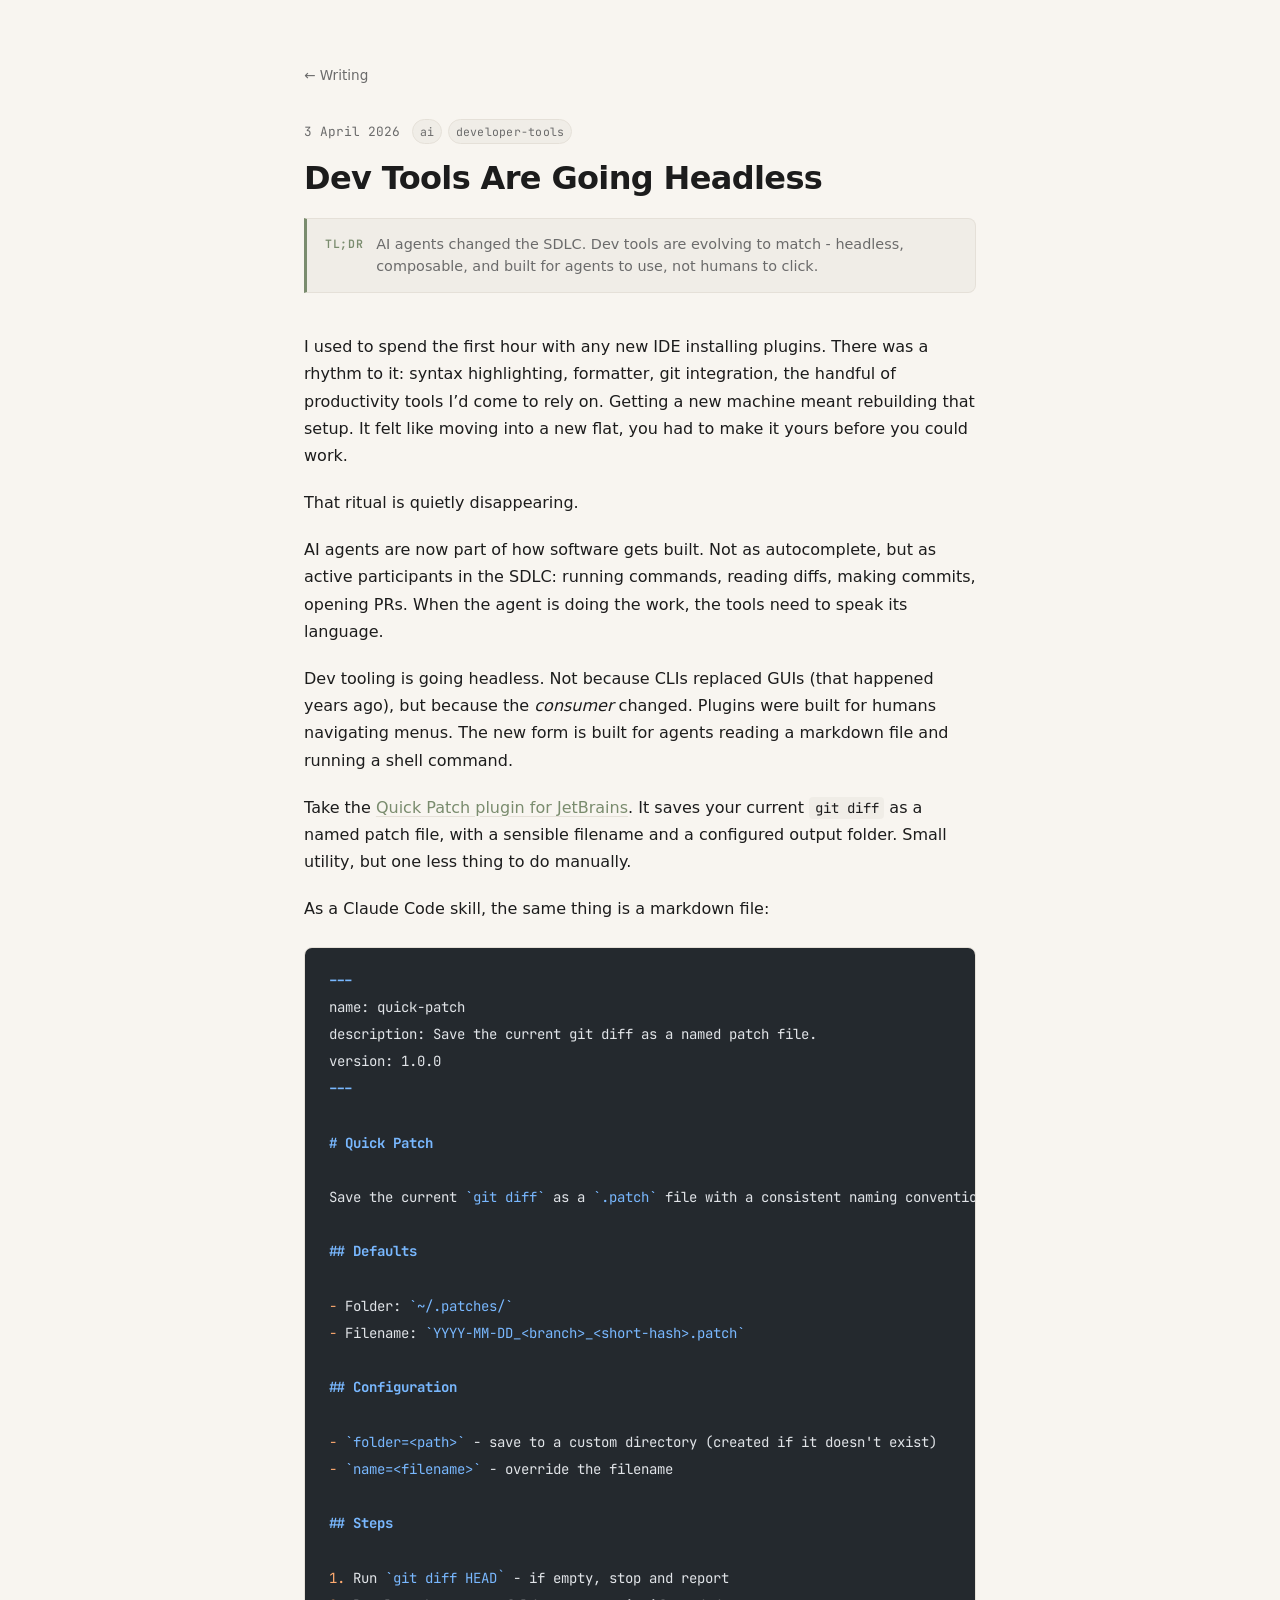
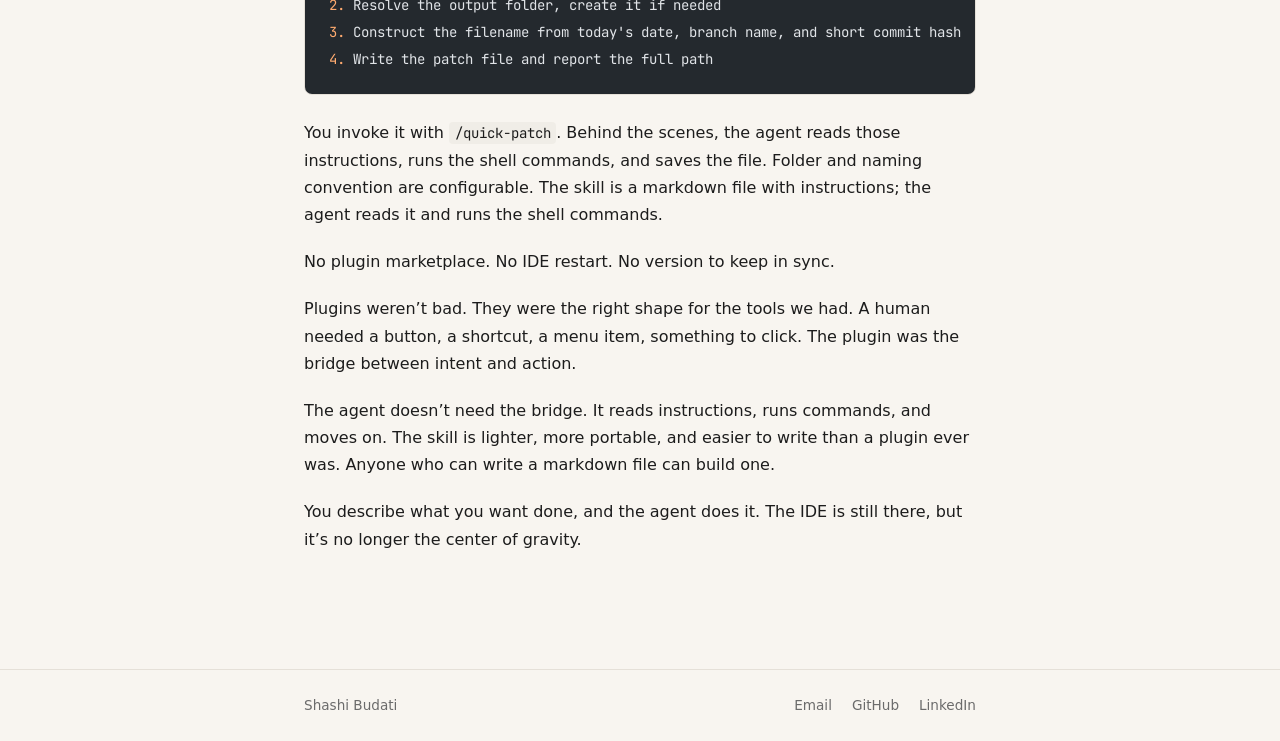
<file: blog/dev-tools-going-headless/index.html>
<!DOCTYPE html><html lang="en" data-astro-cid-sckkx6r4> <head><meta charset="UTF-8"><meta name="viewport" content="width=device-width, initial-scale=1"><meta name="description" content="IDE plugins are being replaced by AI skills. The tooling is following the agent."><link rel="icon" type="image/svg+xml" href="/favicon.svg"><link rel="alternate" type="application/rss+xml" title="Shashi Budati" href="/rss.xml"><title>Dev Tools Are Going Headless — Shashi Budati</title><!-- View Transitions --><meta name="view-transition" content="same-origin"><link rel="stylesheet" href="/_astro/_slug_.BZfvrbtk.css">
<style>.post[data-astro-cid-4sn4zg3r]{max-width:68ch;padding-top:.5rem}.back-link[data-astro-cid-4sn4zg3r]{display:inline-block;font-size:.85rem;color:var(--muted);margin-bottom:2rem;margin-top:.5rem;transition:color .15s ease}.back-link[data-astro-cid-4sn4zg3r]:hover{color:var(--accent)}.post-header[data-astro-cid-4sn4zg3r]{margin-bottom:2.5rem}.post-meta[data-astro-cid-4sn4zg3r]{display:flex;align-items:center;gap:.75rem;flex-wrap:wrap;margin-bottom:.85rem}.post-meta[data-astro-cid-4sn4zg3r] time[data-astro-cid-4sn4zg3r]{font-family:var(--font-mono);font-size:.8rem;color:var(--muted)}.tags[data-astro-cid-4sn4zg3r]{display:flex;gap:.35rem;flex-wrap:wrap}.post-title[data-astro-cid-4sn4zg3r]{font-size:clamp(1.5rem,4vw,2rem);font-weight:700;line-height:1.25;letter-spacing:-.02em;margin-bottom:1.25rem;color:var(--text)}.tldr[data-astro-cid-4sn4zg3r]{display:flex;gap:.75rem;align-items:flex-start;background:var(--code-bg);border:1px solid var(--border);border-left:3px solid var(--accent);border-radius:0 8px 8px 0;padding:.9rem 1.1rem}.tldr-label[data-astro-cid-4sn4zg3r]{font-family:var(--font-mono);font-size:.72rem;font-weight:600;color:var(--accent);text-transform:uppercase;letter-spacing:.08em;white-space:nowrap;padding-top:.1em}.tldr-text[data-astro-cid-4sn4zg3r]{font-size:.9rem;color:var(--muted);line-height:1.55}.post-body[data-astro-cid-4sn4zg3r]{padding-bottom:2rem}.collapsible-section{border:1px solid var(--border);border-radius:6px;margin:1.5rem 0;overflow:hidden}.collapsible-section summary{font-size:1.1rem;font-weight:600;color:var(--text);padding:.85rem 1.1rem;cursor:pointer;list-style:none;display:flex;align-items:center;gap:.6rem;user-select:none;transition:background .15s ease}.collapsible-section summary:hover{background:var(--code-bg)}.collapsible-section summary:before{content:"▶";font-size:.6rem;color:var(--accent);transition:transform .2s ease;flex-shrink:0}.collapsible-section[open] summary:before{transform:rotate(90deg)}.collapsible-section p{padding:0 1.1rem;color:var(--muted);font-size:.95rem;line-height:1.7}.collapsible-section p:first-of-type{padding-top:.85rem}.collapsible-section p:last-of-type{padding-bottom:1.1rem}
</style><style>[data-astro-transition-scope="astro-frrzg4y5-1"] { view-transition-name: post-dev-tools-going-headless; }@layer astro { ::view-transition-old(post-dev-tools-going-headless) { 
	animation-duration: 180ms;
	animation-timing-function: cubic-bezier(0.76, 0, 0.24, 1);
	animation-fill-mode: both;
	animation-name: astroFadeOut; }::view-transition-new(post-dev-tools-going-headless) { 
	animation-duration: 180ms;
	animation-timing-function: cubic-bezier(0.76, 0, 0.24, 1);
	animation-fill-mode: both;
	animation-name: astroFadeIn; }[data-astro-transition=back]::view-transition-old(post-dev-tools-going-headless) { 
	animation-duration: 180ms;
	animation-timing-function: cubic-bezier(0.76, 0, 0.24, 1);
	animation-fill-mode: both;
	animation-name: astroFadeOut; }[data-astro-transition=back]::view-transition-new(post-dev-tools-going-headless) { 
	animation-duration: 180ms;
	animation-timing-function: cubic-bezier(0.76, 0, 0.24, 1);
	animation-fill-mode: both;
	animation-name: astroFadeIn; } }[data-astro-transition-fallback="old"] [data-astro-transition-scope="astro-frrzg4y5-1"],
			[data-astro-transition-fallback="old"][data-astro-transition-scope="astro-frrzg4y5-1"] { 
	animation-duration: 180ms;
	animation-timing-function: cubic-bezier(0.76, 0, 0.24, 1);
	animation-fill-mode: both;
	animation-name: astroFadeOut; }[data-astro-transition-fallback="new"] [data-astro-transition-scope="astro-frrzg4y5-1"],
			[data-astro-transition-fallback="new"][data-astro-transition-scope="astro-frrzg4y5-1"] { 
	animation-duration: 180ms;
	animation-timing-function: cubic-bezier(0.76, 0, 0.24, 1);
	animation-fill-mode: both;
	animation-name: astroFadeIn; }[data-astro-transition=back][data-astro-transition-fallback="old"] [data-astro-transition-scope="astro-frrzg4y5-1"],
			[data-astro-transition=back][data-astro-transition-fallback="old"][data-astro-transition-scope="astro-frrzg4y5-1"] { 
	animation-duration: 180ms;
	animation-timing-function: cubic-bezier(0.76, 0, 0.24, 1);
	animation-fill-mode: both;
	animation-name: astroFadeOut; }[data-astro-transition=back][data-astro-transition-fallback="new"] [data-astro-transition-scope="astro-frrzg4y5-1"],
			[data-astro-transition=back][data-astro-transition-fallback="new"][data-astro-transition-scope="astro-frrzg4y5-1"] { 
	animation-duration: 180ms;
	animation-timing-function: cubic-bezier(0.76, 0, 0.24, 1);
	animation-fill-mode: both;
	animation-name: astroFadeIn; }</style></head> <body data-astro-cid-sckkx6r4> <main class="container" data-astro-cid-sckkx6r4>  <article class="post" data-astro-cid-4sn4zg3r> <a href="/blog" class="back-link" data-astro-cid-4sn4zg3r>← Writing</a> <header class="post-header" data-astro-cid-4sn4zg3r data-astro-transition-scope="astro-frrzg4y5-1"> <div class="post-meta" data-astro-cid-4sn4zg3r> <time datetime="2026-04-03" data-astro-cid-4sn4zg3r>3 April 2026</time> <div class="tags" data-astro-cid-4sn4zg3r> <span class="tag" data-astro-cid-4sn4zg3r>ai</span><span class="tag" data-astro-cid-4sn4zg3r>developer-tools</span> </div> </div> <h1 class="post-title" data-astro-cid-4sn4zg3r>Dev Tools Are Going Headless</h1> <div class="tldr" data-astro-cid-4sn4zg3r> <span class="tldr-label" data-astro-cid-4sn4zg3r>tl;dr</span> <span class="tldr-text" data-astro-cid-4sn4zg3r>AI agents changed the SDLC. Dev tools are evolving to match - headless, composable, and built for agents to use, not humans to click.</span> </div> </header> <div class="prose post-body" data-astro-cid-4sn4zg3r> <p>I used to spend the first hour with any new IDE installing plugins. There was a rhythm to it: syntax highlighting, formatter, git integration, the handful of productivity tools I’d come to rely on. Getting a new machine meant rebuilding that setup. It felt like moving into a new flat, you had to make it yours before you could work.</p>
<p>That ritual is quietly disappearing.</p>
<p>AI agents are now part of how software gets built. Not as autocomplete, but as active participants in the SDLC: running commands, reading diffs, making commits, opening PRs. When the agent is doing the work, the tools need to speak its language.</p>
<p>Dev tooling is going headless. Not because CLIs replaced GUIs (that happened years ago), but because the <em>consumer</em> changed. Plugins were built for humans navigating menus. The new form is built for agents reading a markdown file and running a shell command.</p>
<p>Take the <a href="https://plugins.jetbrains.com/plugin/5974-quick-patch/versions">Quick Patch plugin for JetBrains</a>. It saves your current <code>git diff</code> as a named patch file, with a sensible filename and a configured output folder. Small utility, but one less thing to do manually.</p>
<p>As a Claude Code skill, the same thing is a markdown file:</p>
<pre class="astro-code github-dark" style="background-color:#24292e;color:#e1e4e8; overflow-x: auto;" tabindex="0" data-language="markdown"><code><span class="line"><span style="color:#79B8FF;font-weight:bold">---</span></span>
<span class="line"><span style="color:#E1E4E8">name: quick-patch</span></span>
<span class="line"><span style="color:#E1E4E8">description: Save the current git diff as a named patch file.</span></span>
<span class="line"><span style="color:#E1E4E8">version: 1.0.0</span></span>
<span class="line"><span style="color:#79B8FF;font-weight:bold">---</span></span>
<span class="line"></span>
<span class="line"><span style="color:#79B8FF;font-weight:bold"># Quick Patch</span></span>
<span class="line"></span>
<span class="line"><span style="color:#E1E4E8">Save the current </span><span style="color:#79B8FF">`git diff`</span><span style="color:#E1E4E8"> as a </span><span style="color:#79B8FF">`.patch`</span><span style="color:#E1E4E8"> file with a consistent naming convention.</span></span>
<span class="line"></span>
<span class="line"><span style="color:#79B8FF;font-weight:bold">## Defaults</span></span>
<span class="line"></span>
<span class="line"><span style="color:#FFAB70">-</span><span style="color:#E1E4E8"> Folder: </span><span style="color:#79B8FF">`~/.patches/`</span></span>
<span class="line"><span style="color:#FFAB70">-</span><span style="color:#E1E4E8"> Filename: </span><span style="color:#79B8FF">`YYYY-MM-DD_&#x3C;branch>_&#x3C;short-hash>.patch`</span></span>
<span class="line"></span>
<span class="line"><span style="color:#79B8FF;font-weight:bold">## Configuration</span></span>
<span class="line"></span>
<span class="line"><span style="color:#FFAB70">-</span><span style="color:#79B8FF"> `folder=&#x3C;path>`</span><span style="color:#E1E4E8"> - save to a custom directory (created if it doesn't exist)</span></span>
<span class="line"><span style="color:#FFAB70">-</span><span style="color:#79B8FF"> `name=&#x3C;filename>`</span><span style="color:#E1E4E8"> - override the filename</span></span>
<span class="line"></span>
<span class="line"><span style="color:#79B8FF;font-weight:bold">## Steps</span></span>
<span class="line"></span>
<span class="line"><span style="color:#FFAB70">1.</span><span style="color:#E1E4E8"> Run </span><span style="color:#79B8FF">`git diff HEAD`</span><span style="color:#E1E4E8"> - if empty, stop and report</span></span>
<span class="line"><span style="color:#FFAB70">2.</span><span style="color:#E1E4E8"> Resolve the output folder, create it if needed</span></span>
<span class="line"><span style="color:#FFAB70">3.</span><span style="color:#E1E4E8"> Construct the filename from today's date, branch name, and short commit hash</span></span>
<span class="line"><span style="color:#FFAB70">4.</span><span style="color:#E1E4E8"> Write the patch file and report the full path</span></span></code></pre>
<p>You invoke it with <code>/quick-patch</code>. Behind the scenes, the agent reads those instructions, runs the shell commands, and saves the file. Folder and naming convention are configurable. The skill is a markdown file with instructions; the agent reads it and runs the shell commands.</p>
<p>No plugin marketplace. No IDE restart. No version to keep in sync.</p>
<p>Plugins weren’t bad. They were the right shape for the tools we had. A human needed a button, a shortcut, a menu item, something to click. The plugin was the bridge between intent and action.</p>
<p>The agent doesn’t need the bridge. It reads instructions, runs commands, and moves on. The skill is lighter, more portable, and easier to write than a plugin ever was. Anyone who can write a markdown file can build one.</p>
<p>You describe what you want done, and the agent does it. The IDE is still there, but it’s no longer the center of gravity.</p> </div> </article>  </main> <footer data-astro-cid-sckkx6r4> <div class="container footer-inner" data-astro-cid-sckkx6r4> <a href="/" class="footer-name" data-astro-cid-sckkx6r4>Shashi Budati</a> <div class="footer-links" data-astro-cid-sckkx6r4> <a href="mailto:shashibudati@gmail.com" aria-label="Email" data-astro-cid-sckkx6r4>Email</a> <a href="https://www.github.com/shashi-budati" target="_blank" rel="noopener" aria-label="GitHub" data-astro-cid-sckkx6r4>GitHub</a> <a href="https://www.linkedin.com/in/shashi-budati/" target="_blank" rel="noopener" aria-label="LinkedIn" data-astro-cid-sckkx6r4>LinkedIn</a> </div> </div> </footer> </body></html>
</file>
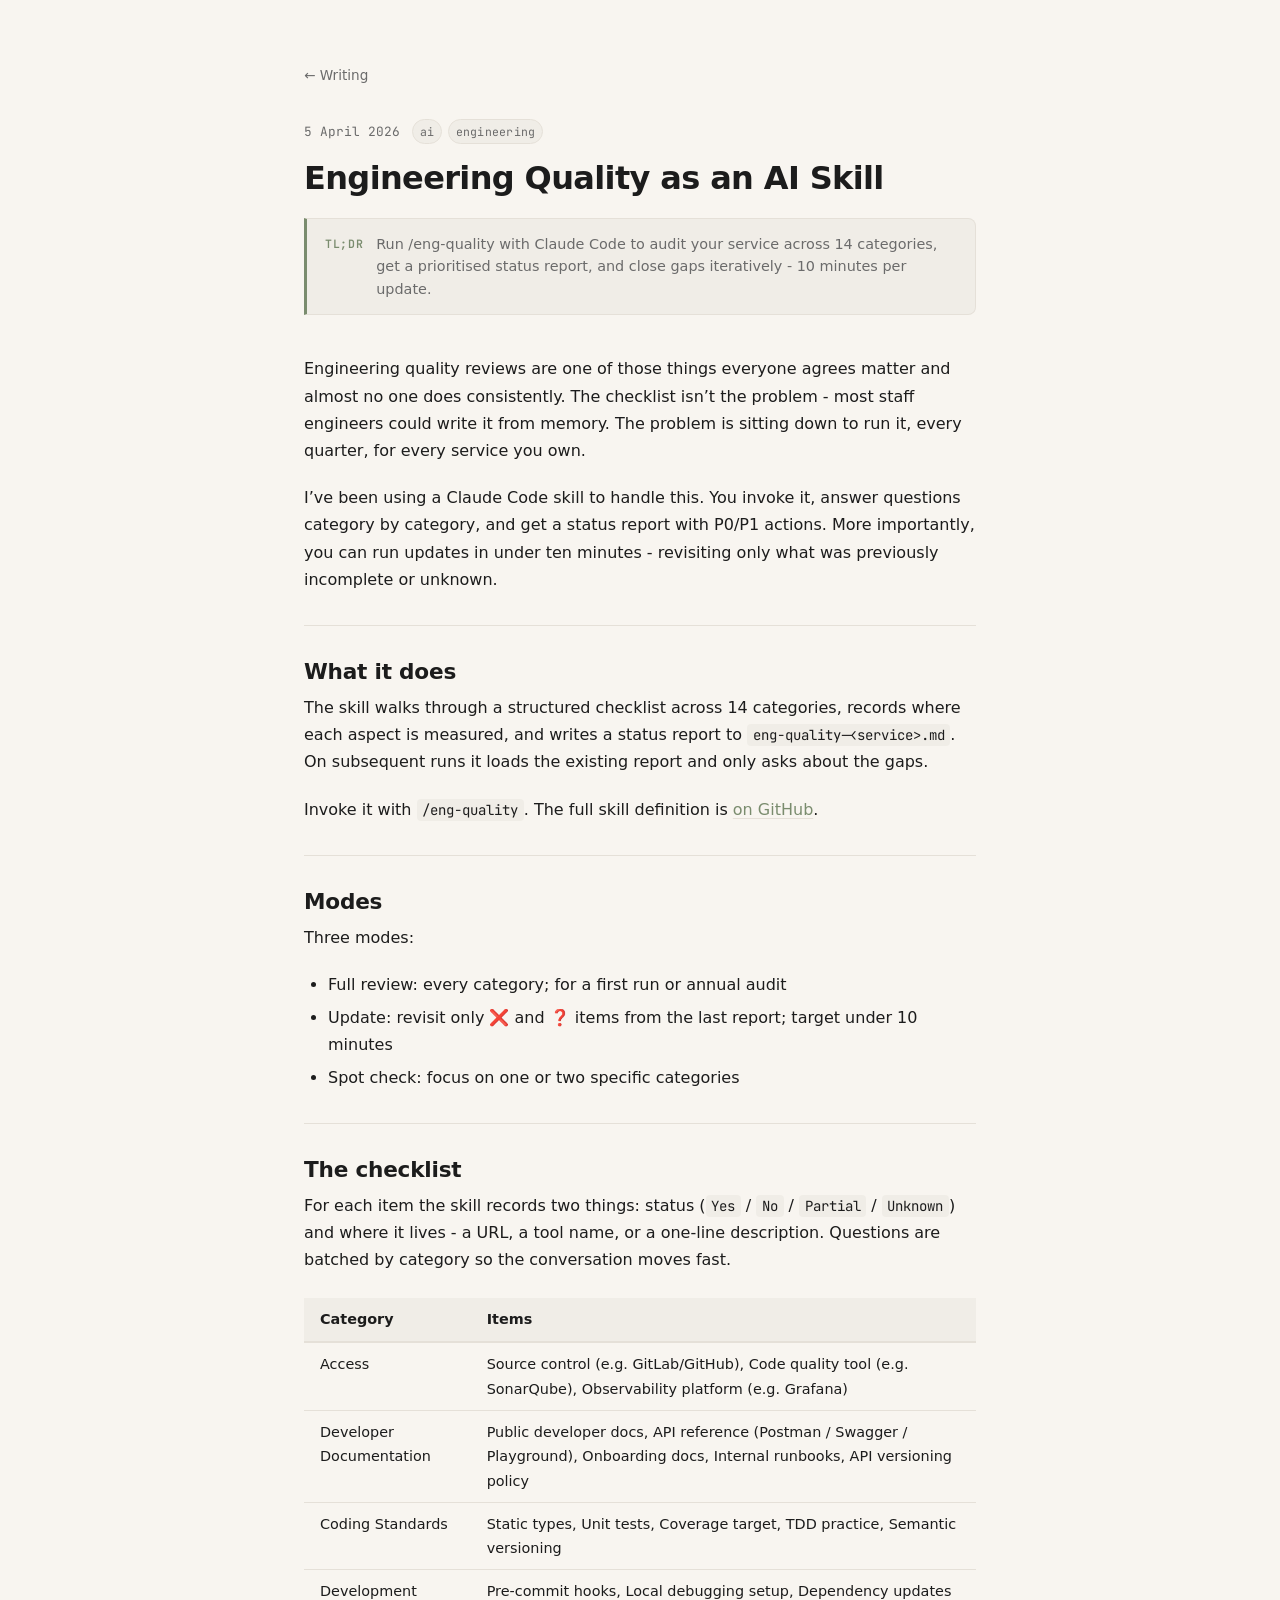
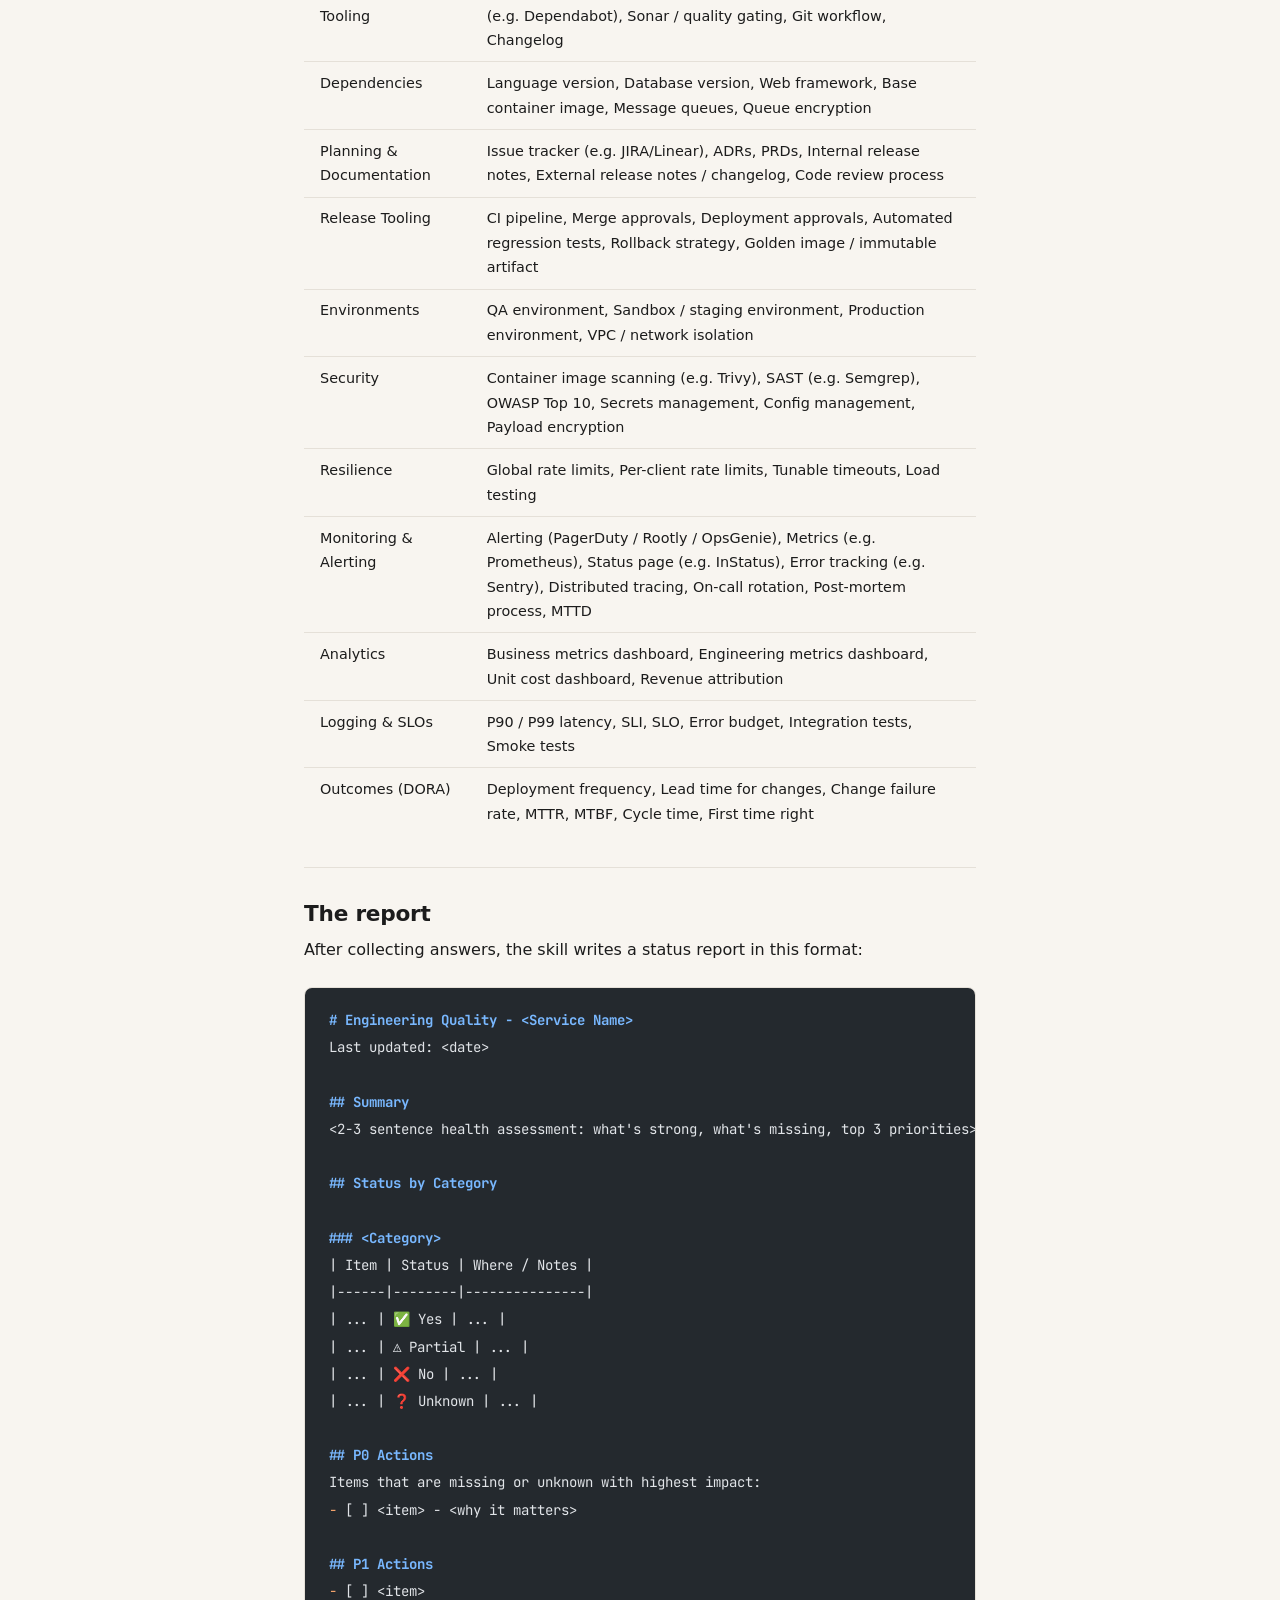
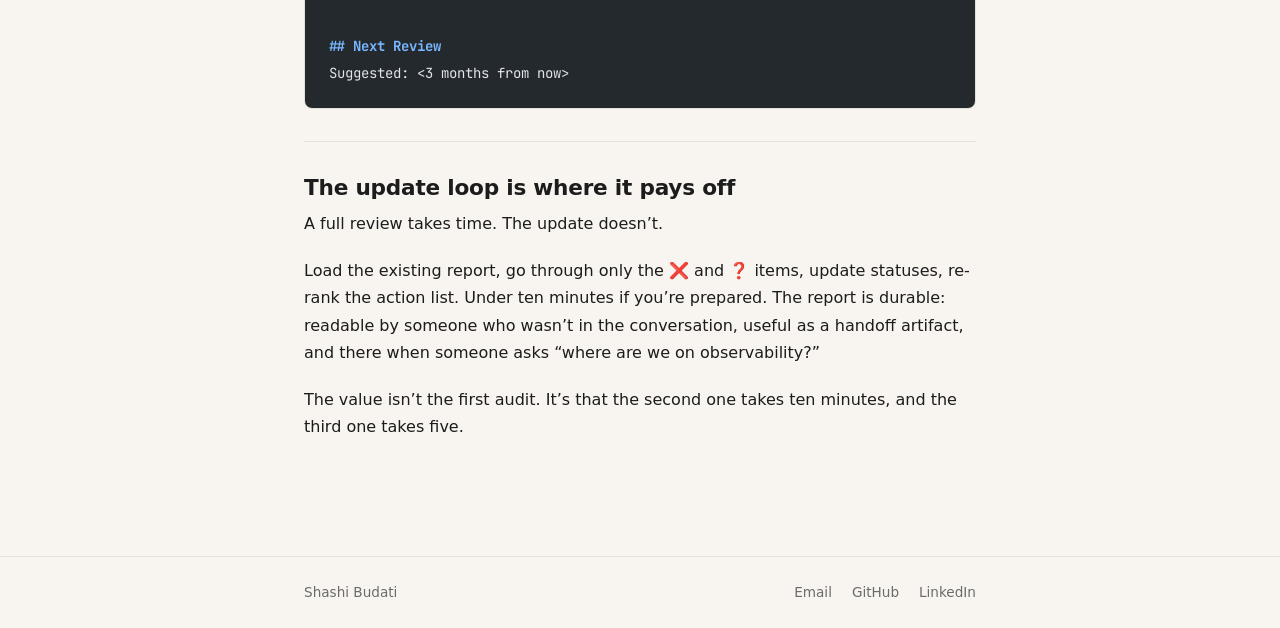
<file: blog/engineering-quality-ai-skill/index.html>
<!DOCTYPE html><html lang="en" data-astro-cid-sckkx6r4> <head><meta charset="UTF-8"><meta name="viewport" content="width=device-width, initial-scale=1"><meta name="description" content="A Claude Code skill that walks a structured engineering quality checklist, generates a status report, and tracks gaps iteratively."><link rel="icon" type="image/svg+xml" href="/favicon.svg"><link rel="alternate" type="application/rss+xml" title="Shashi Budati" href="/rss.xml"><title>Engineering Quality as an AI Skill — Shashi Budati</title><!-- View Transitions --><meta name="view-transition" content="same-origin"><link rel="stylesheet" href="/_astro/_slug_.BZfvrbtk.css">
<style>.post[data-astro-cid-4sn4zg3r]{max-width:68ch;padding-top:.5rem}.back-link[data-astro-cid-4sn4zg3r]{display:inline-block;font-size:.85rem;color:var(--muted);margin-bottom:2rem;margin-top:.5rem;transition:color .15s ease}.back-link[data-astro-cid-4sn4zg3r]:hover{color:var(--accent)}.post-header[data-astro-cid-4sn4zg3r]{margin-bottom:2.5rem}.post-meta[data-astro-cid-4sn4zg3r]{display:flex;align-items:center;gap:.75rem;flex-wrap:wrap;margin-bottom:.85rem}.post-meta[data-astro-cid-4sn4zg3r] time[data-astro-cid-4sn4zg3r]{font-family:var(--font-mono);font-size:.8rem;color:var(--muted)}.tags[data-astro-cid-4sn4zg3r]{display:flex;gap:.35rem;flex-wrap:wrap}.post-title[data-astro-cid-4sn4zg3r]{font-size:clamp(1.5rem,4vw,2rem);font-weight:700;line-height:1.25;letter-spacing:-.02em;margin-bottom:1.25rem;color:var(--text)}.tldr[data-astro-cid-4sn4zg3r]{display:flex;gap:.75rem;align-items:flex-start;background:var(--code-bg);border:1px solid var(--border);border-left:3px solid var(--accent);border-radius:0 8px 8px 0;padding:.9rem 1.1rem}.tldr-label[data-astro-cid-4sn4zg3r]{font-family:var(--font-mono);font-size:.72rem;font-weight:600;color:var(--accent);text-transform:uppercase;letter-spacing:.08em;white-space:nowrap;padding-top:.1em}.tldr-text[data-astro-cid-4sn4zg3r]{font-size:.9rem;color:var(--muted);line-height:1.55}.post-body[data-astro-cid-4sn4zg3r]{padding-bottom:2rem}.collapsible-section{border:1px solid var(--border);border-radius:6px;margin:1.5rem 0;overflow:hidden}.collapsible-section summary{font-size:1.1rem;font-weight:600;color:var(--text);padding:.85rem 1.1rem;cursor:pointer;list-style:none;display:flex;align-items:center;gap:.6rem;user-select:none;transition:background .15s ease}.collapsible-section summary:hover{background:var(--code-bg)}.collapsible-section summary:before{content:"▶";font-size:.6rem;color:var(--accent);transition:transform .2s ease;flex-shrink:0}.collapsible-section[open] summary:before{transform:rotate(90deg)}.collapsible-section p{padding:0 1.1rem;color:var(--muted);font-size:.95rem;line-height:1.7}.collapsible-section p:first-of-type{padding-top:.85rem}.collapsible-section p:last-of-type{padding-bottom:1.1rem}
</style><style>[data-astro-transition-scope="astro-frrzg4y5-1"] { view-transition-name: post-engineering-quality-ai-skill; }@layer astro { ::view-transition-old(post-engineering-quality-ai-skill) { 
	animation-duration: 180ms;
	animation-timing-function: cubic-bezier(0.76, 0, 0.24, 1);
	animation-fill-mode: both;
	animation-name: astroFadeOut; }::view-transition-new(post-engineering-quality-ai-skill) { 
	animation-duration: 180ms;
	animation-timing-function: cubic-bezier(0.76, 0, 0.24, 1);
	animation-fill-mode: both;
	animation-name: astroFadeIn; }[data-astro-transition=back]::view-transition-old(post-engineering-quality-ai-skill) { 
	animation-duration: 180ms;
	animation-timing-function: cubic-bezier(0.76, 0, 0.24, 1);
	animation-fill-mode: both;
	animation-name: astroFadeOut; }[data-astro-transition=back]::view-transition-new(post-engineering-quality-ai-skill) { 
	animation-duration: 180ms;
	animation-timing-function: cubic-bezier(0.76, 0, 0.24, 1);
	animation-fill-mode: both;
	animation-name: astroFadeIn; } }[data-astro-transition-fallback="old"] [data-astro-transition-scope="astro-frrzg4y5-1"],
			[data-astro-transition-fallback="old"][data-astro-transition-scope="astro-frrzg4y5-1"] { 
	animation-duration: 180ms;
	animation-timing-function: cubic-bezier(0.76, 0, 0.24, 1);
	animation-fill-mode: both;
	animation-name: astroFadeOut; }[data-astro-transition-fallback="new"] [data-astro-transition-scope="astro-frrzg4y5-1"],
			[data-astro-transition-fallback="new"][data-astro-transition-scope="astro-frrzg4y5-1"] { 
	animation-duration: 180ms;
	animation-timing-function: cubic-bezier(0.76, 0, 0.24, 1);
	animation-fill-mode: both;
	animation-name: astroFadeIn; }[data-astro-transition=back][data-astro-transition-fallback="old"] [data-astro-transition-scope="astro-frrzg4y5-1"],
			[data-astro-transition=back][data-astro-transition-fallback="old"][data-astro-transition-scope="astro-frrzg4y5-1"] { 
	animation-duration: 180ms;
	animation-timing-function: cubic-bezier(0.76, 0, 0.24, 1);
	animation-fill-mode: both;
	animation-name: astroFadeOut; }[data-astro-transition=back][data-astro-transition-fallback="new"] [data-astro-transition-scope="astro-frrzg4y5-1"],
			[data-astro-transition=back][data-astro-transition-fallback="new"][data-astro-transition-scope="astro-frrzg4y5-1"] { 
	animation-duration: 180ms;
	animation-timing-function: cubic-bezier(0.76, 0, 0.24, 1);
	animation-fill-mode: both;
	animation-name: astroFadeIn; }</style></head> <body data-astro-cid-sckkx6r4> <main class="container" data-astro-cid-sckkx6r4>  <article class="post" data-astro-cid-4sn4zg3r> <a href="/blog" class="back-link" data-astro-cid-4sn4zg3r>← Writing</a> <header class="post-header" data-astro-cid-4sn4zg3r data-astro-transition-scope="astro-frrzg4y5-1"> <div class="post-meta" data-astro-cid-4sn4zg3r> <time datetime="2026-04-05" data-astro-cid-4sn4zg3r>5 April 2026</time> <div class="tags" data-astro-cid-4sn4zg3r> <span class="tag" data-astro-cid-4sn4zg3r>ai</span><span class="tag" data-astro-cid-4sn4zg3r>engineering</span> </div> </div> <h1 class="post-title" data-astro-cid-4sn4zg3r>Engineering Quality as an AI Skill</h1> <div class="tldr" data-astro-cid-4sn4zg3r> <span class="tldr-label" data-astro-cid-4sn4zg3r>tl;dr</span> <span class="tldr-text" data-astro-cid-4sn4zg3r>Run /eng-quality with Claude Code to audit your service across 14 categories, get a prioritised status report, and close gaps iteratively - 10 minutes per update.</span> </div> </header> <div class="prose post-body" data-astro-cid-4sn4zg3r> <p>Engineering quality reviews are one of those things everyone agrees matter and almost no one does consistently. The checklist isn’t the problem - most staff engineers could write it from memory. The problem is sitting down to run it, every quarter, for every service you own.</p>
<p>I’ve been using a Claude Code skill to handle this. You invoke it, answer questions category by category, and get a status report with P0/P1 actions. More importantly, you can run updates in under ten minutes - revisiting only what was previously incomplete or unknown.</p>
<hr>
<h2 id="what-it-does">What it does</h2>
<p>The skill walks through a structured checklist across 14 categories, records where each aspect is measured, and writes a status report to <code>eng-quality-&#x3C;service>.md</code>. On subsequent runs it loads the existing report and only asks about the gaps.</p>
<p>Invoke it with <code>/eng-quality</code>. The full skill definition is <a href="https://github.com/shashi-budati/ai-agent-starter-kit/blob/main/.agents/skills/SKILL.md">on GitHub</a>.</p>
<hr>
<h2 id="modes">Modes</h2>
<p>Three modes:</p>
<ul>
<li>Full review: every category; for a first run or annual audit</li>
<li>Update: revisit only ❌ and ❓ items from the last report; target under 10 minutes</li>
<li>Spot check: focus on one or two specific categories</li>
</ul>
<hr>
<h2 id="the-checklist">The checklist</h2>
<p>For each item the skill records two things: status (<code>Yes</code> / <code>No</code> / <code>Partial</code> / <code>Unknown</code>) and where it lives - a URL, a tool name, or a one-line description. Questions are batched by category so the conversation moves fast.</p>

































































<table><thead><tr><th>Category</th><th>Items</th></tr></thead><tbody><tr><td>Access</td><td>Source control (e.g. GitLab/GitHub), Code quality tool (e.g. SonarQube), Observability platform (e.g. Grafana)</td></tr><tr><td>Developer Documentation</td><td>Public developer docs, API reference (Postman / Swagger / Playground), Onboarding docs, Internal runbooks, API versioning policy</td></tr><tr><td>Coding Standards</td><td>Static types, Unit tests, Coverage target, TDD practice, Semantic versioning</td></tr><tr><td>Development Tooling</td><td>Pre-commit hooks, Local debugging setup, Dependency updates (e.g. Dependabot), Sonar / quality gating, Git workflow, Changelog</td></tr><tr><td>Dependencies</td><td>Language version, Database version, Web framework, Base container image, Message queues, Queue encryption</td></tr><tr><td>Planning &#x26; Documentation</td><td>Issue tracker (e.g. JIRA/Linear), ADRs, PRDs, Internal release notes, External release notes / changelog, Code review process</td></tr><tr><td>Release Tooling</td><td>CI pipeline, Merge approvals, Deployment approvals, Automated regression tests, Rollback strategy, Golden image / immutable artifact</td></tr><tr><td>Environments</td><td>QA environment, Sandbox / staging environment, Production environment, VPC / network isolation</td></tr><tr><td>Security</td><td>Container image scanning (e.g. Trivy), SAST (e.g. Semgrep), OWASP Top 10, Secrets management, Config management, Payload encryption</td></tr><tr><td>Resilience</td><td>Global rate limits, Per-client rate limits, Tunable timeouts, Load testing</td></tr><tr><td>Monitoring &#x26; Alerting</td><td>Alerting (PagerDuty / Rootly / OpsGenie), Metrics (e.g. Prometheus), Status page (e.g. InStatus), Error tracking (e.g. Sentry), Distributed tracing, On-call rotation, Post-mortem process, MTTD</td></tr><tr><td>Analytics</td><td>Business metrics dashboard, Engineering metrics dashboard, Unit cost dashboard, Revenue attribution</td></tr><tr><td>Logging &#x26; SLOs</td><td>P90 / P99 latency, SLI, SLO, Error budget, Integration tests, Smoke tests</td></tr><tr><td>Outcomes (DORA)</td><td>Deployment frequency, Lead time for changes, Change failure rate, MTTR, MTBF, Cycle time, First time right</td></tr></tbody></table>
<hr>
<h2 id="the-report">The report</h2>
<p>After collecting answers, the skill writes a status report in this format:</p>
<pre class="astro-code github-dark" style="background-color:#24292e;color:#e1e4e8; overflow-x: auto;" tabindex="0" data-language="markdown"><code><span class="line"><span style="color:#79B8FF;font-weight:bold"># Engineering Quality - &#x3C;Service Name></span></span>
<span class="line"><span style="color:#E1E4E8">Last updated: &#x3C;date></span></span>
<span class="line"></span>
<span class="line"><span style="color:#79B8FF;font-weight:bold">## Summary</span></span>
<span class="line"><span style="color:#E1E4E8">&#x3C;2-3 sentence health assessment: what's strong, what's missing, top 3 priorities></span></span>
<span class="line"></span>
<span class="line"><span style="color:#79B8FF;font-weight:bold">## Status by Category</span></span>
<span class="line"></span>
<span class="line"><span style="color:#79B8FF;font-weight:bold">### &#x3C;Category></span></span>
<span class="line"><span style="color:#E1E4E8">| Item | Status | Where / Notes |</span></span>
<span class="line"><span style="color:#E1E4E8">|------|--------|---------------|</span></span>
<span class="line"><span style="color:#E1E4E8">| ... | ✅ Yes | ... |</span></span>
<span class="line"><span style="color:#E1E4E8">| ... | ⚠️ Partial | ... |</span></span>
<span class="line"><span style="color:#E1E4E8">| ... | ❌ No | ... |</span></span>
<span class="line"><span style="color:#E1E4E8">| ... | ❓ Unknown | ... |</span></span>
<span class="line"></span>
<span class="line"><span style="color:#79B8FF;font-weight:bold">## P0 Actions</span></span>
<span class="line"><span style="color:#E1E4E8">Items that are missing or unknown with highest impact:</span></span>
<span class="line"><span style="color:#FFAB70">-</span><span style="color:#E1E4E8"> [ ] &#x3C;item> - &#x3C;why it matters></span></span>
<span class="line"></span>
<span class="line"><span style="color:#79B8FF;font-weight:bold">## P1 Actions</span></span>
<span class="line"><span style="color:#FFAB70">-</span><span style="color:#E1E4E8"> [ ] &#x3C;item></span></span>
<span class="line"></span>
<span class="line"><span style="color:#79B8FF;font-weight:bold">## Next Review</span></span>
<span class="line"><span style="color:#E1E4E8">Suggested: &#x3C;3 months from now></span></span></code></pre>
<hr>
<h2 id="the-update-loop-is-where-it-pays-off">The update loop is where it pays off</h2>
<p>A full review takes time. The update doesn’t.</p>
<p>Load the existing report, go through only the ❌ and ❓ items, update statuses, re-rank the action list. Under ten minutes if you’re prepared. The report is durable: readable by someone who wasn’t in the conversation, useful as a handoff artifact, and there when someone asks “where are we on observability?”</p>
<p>The value isn’t the first audit. It’s that the second one takes ten minutes, and the third one takes five.</p> </div> </article>  </main> <footer data-astro-cid-sckkx6r4> <div class="container footer-inner" data-astro-cid-sckkx6r4> <a href="/" class="footer-name" data-astro-cid-sckkx6r4>Shashi Budati</a> <div class="footer-links" data-astro-cid-sckkx6r4> <a href="mailto:shashibudati@gmail.com" aria-label="Email" data-astro-cid-sckkx6r4>Email</a> <a href="https://www.github.com/shashi-budati" target="_blank" rel="noopener" aria-label="GitHub" data-astro-cid-sckkx6r4>GitHub</a> <a href="https://www.linkedin.com/in/shashi-budati/" target="_blank" rel="noopener" aria-label="LinkedIn" data-astro-cid-sckkx6r4>LinkedIn</a> </div> </div> </footer> </body></html>
</file>
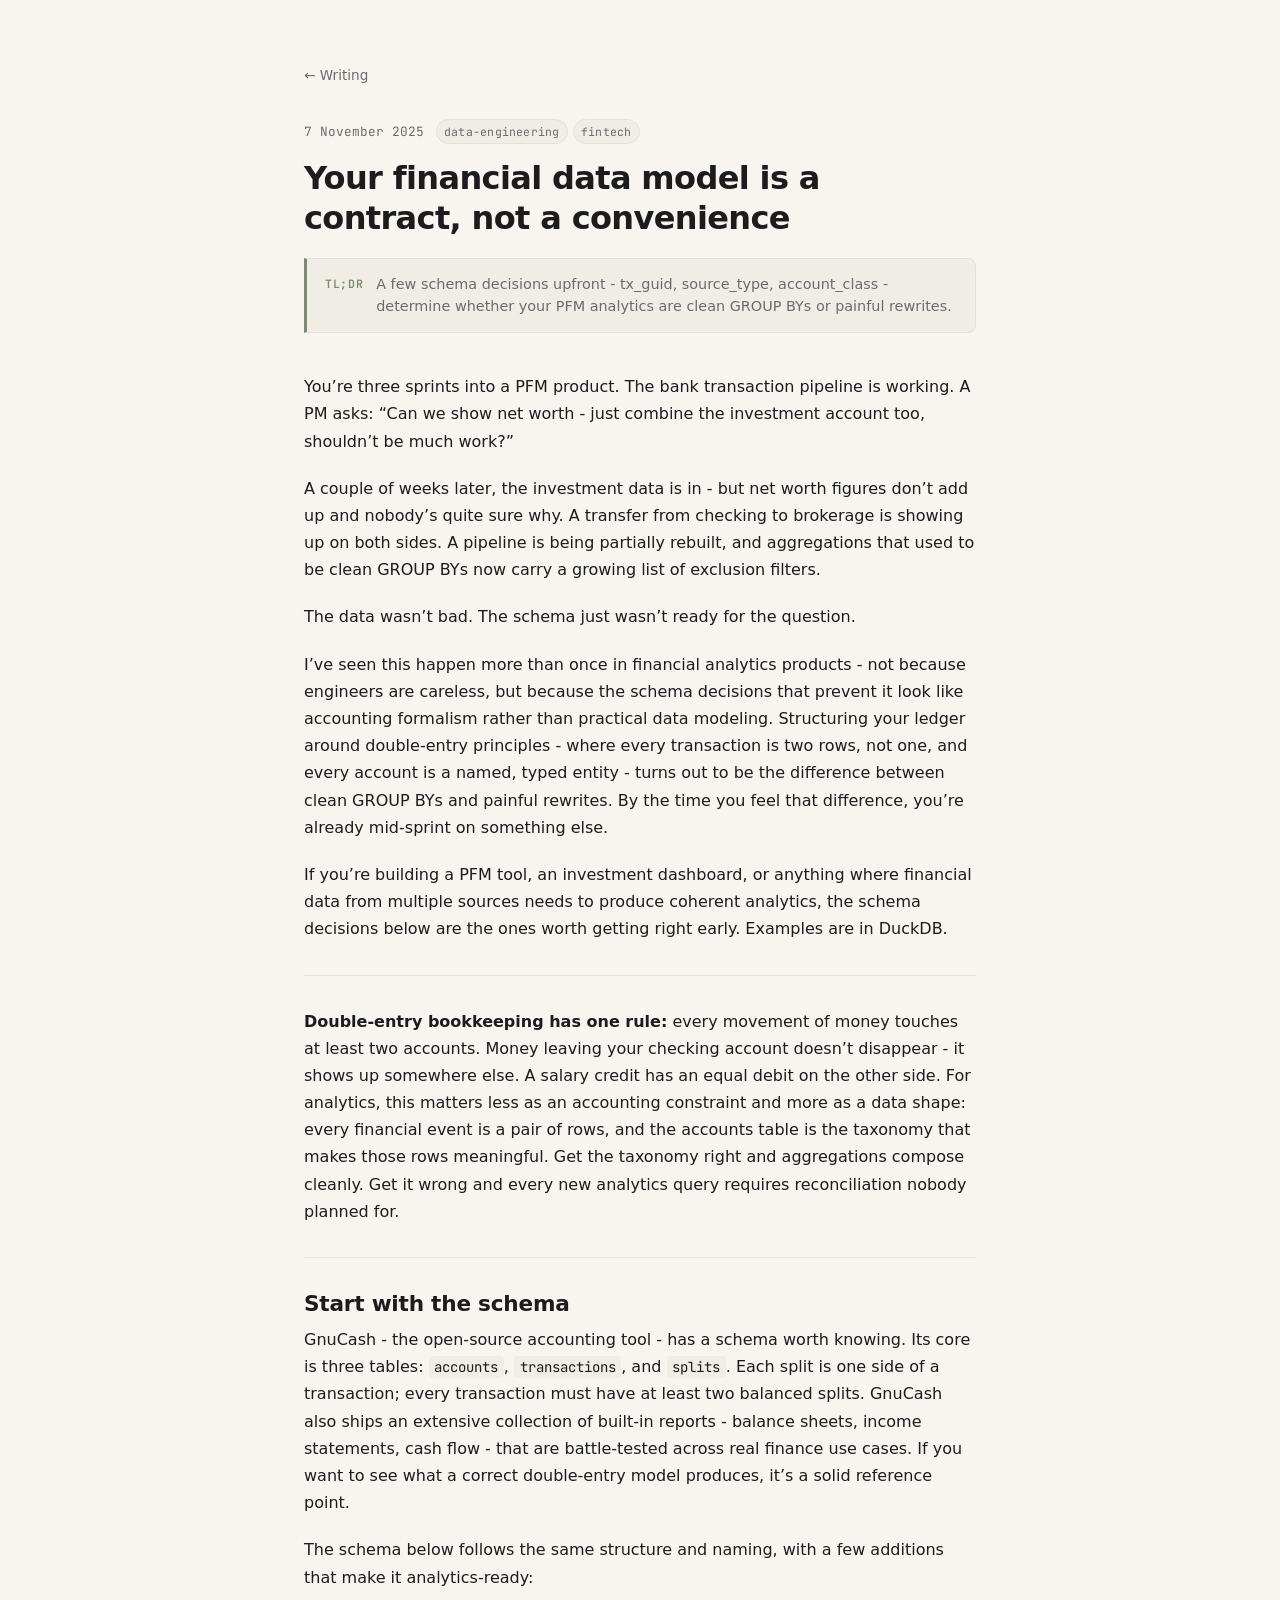
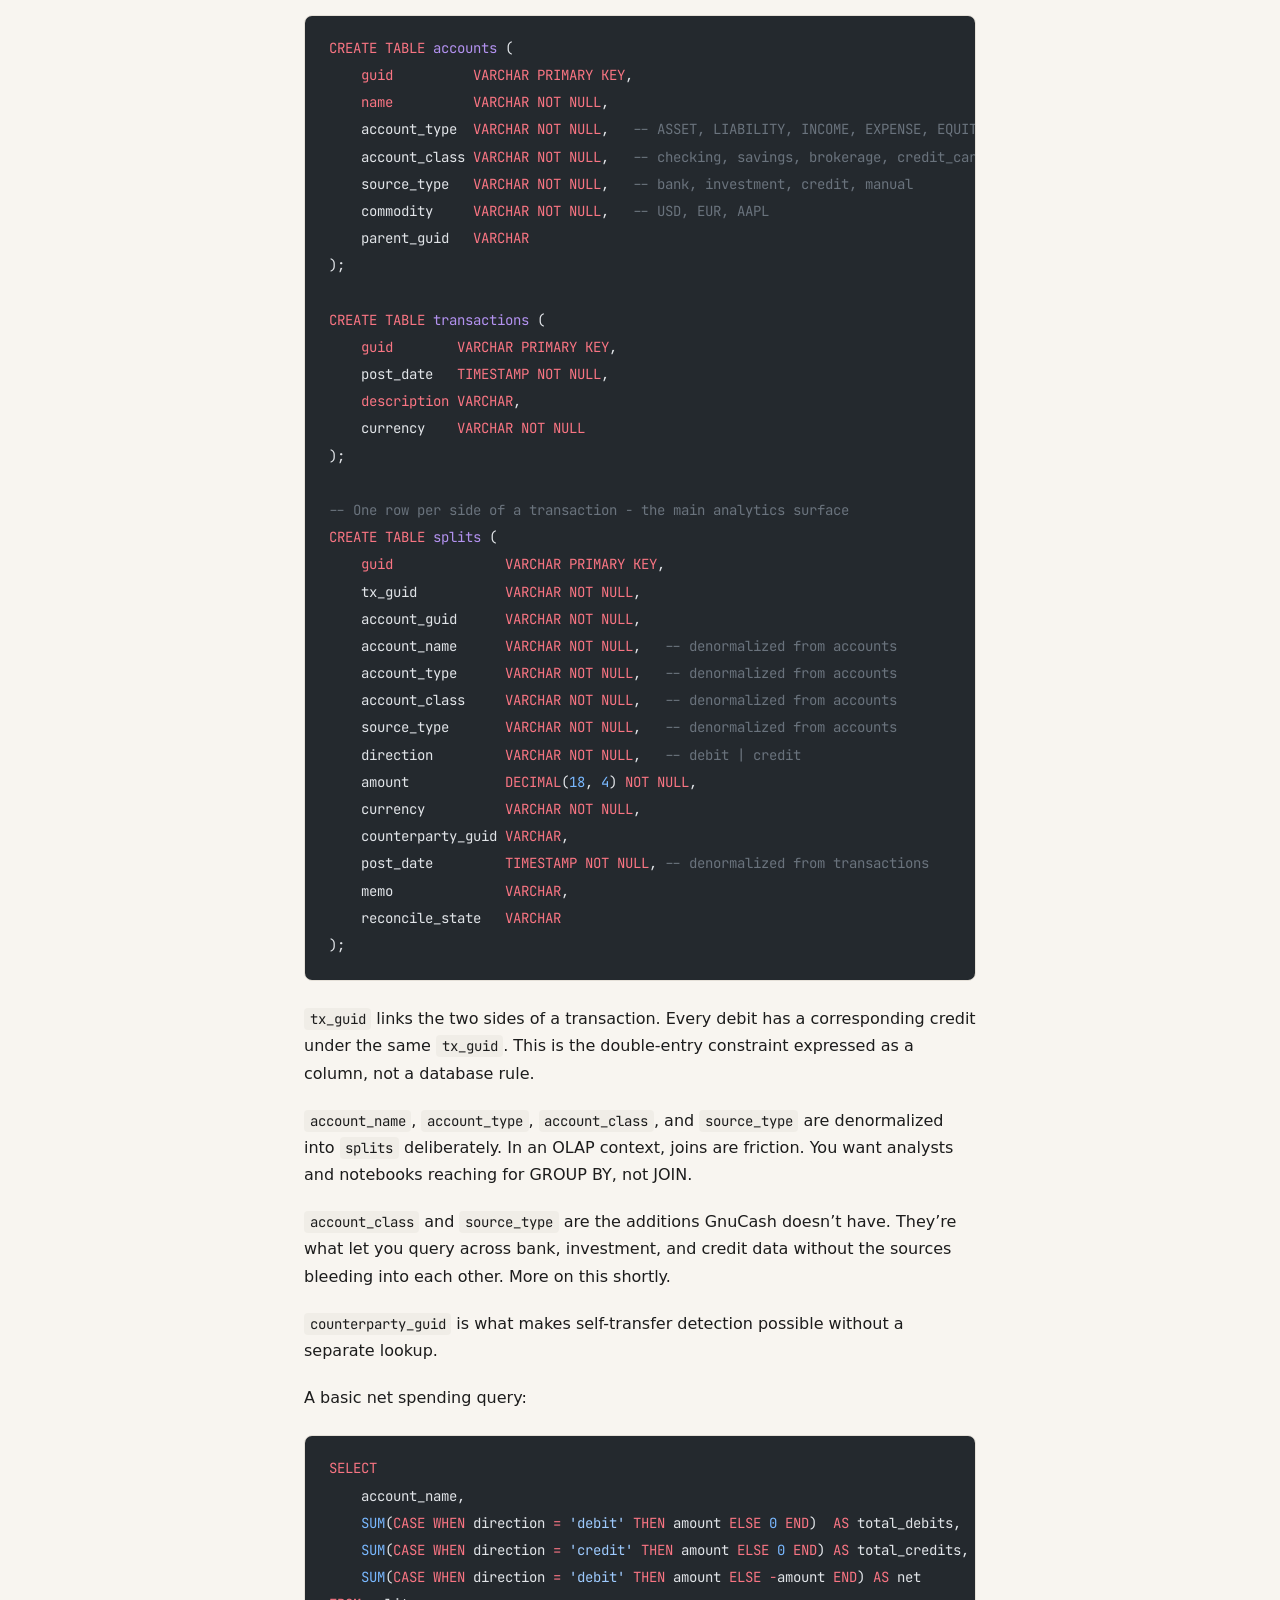
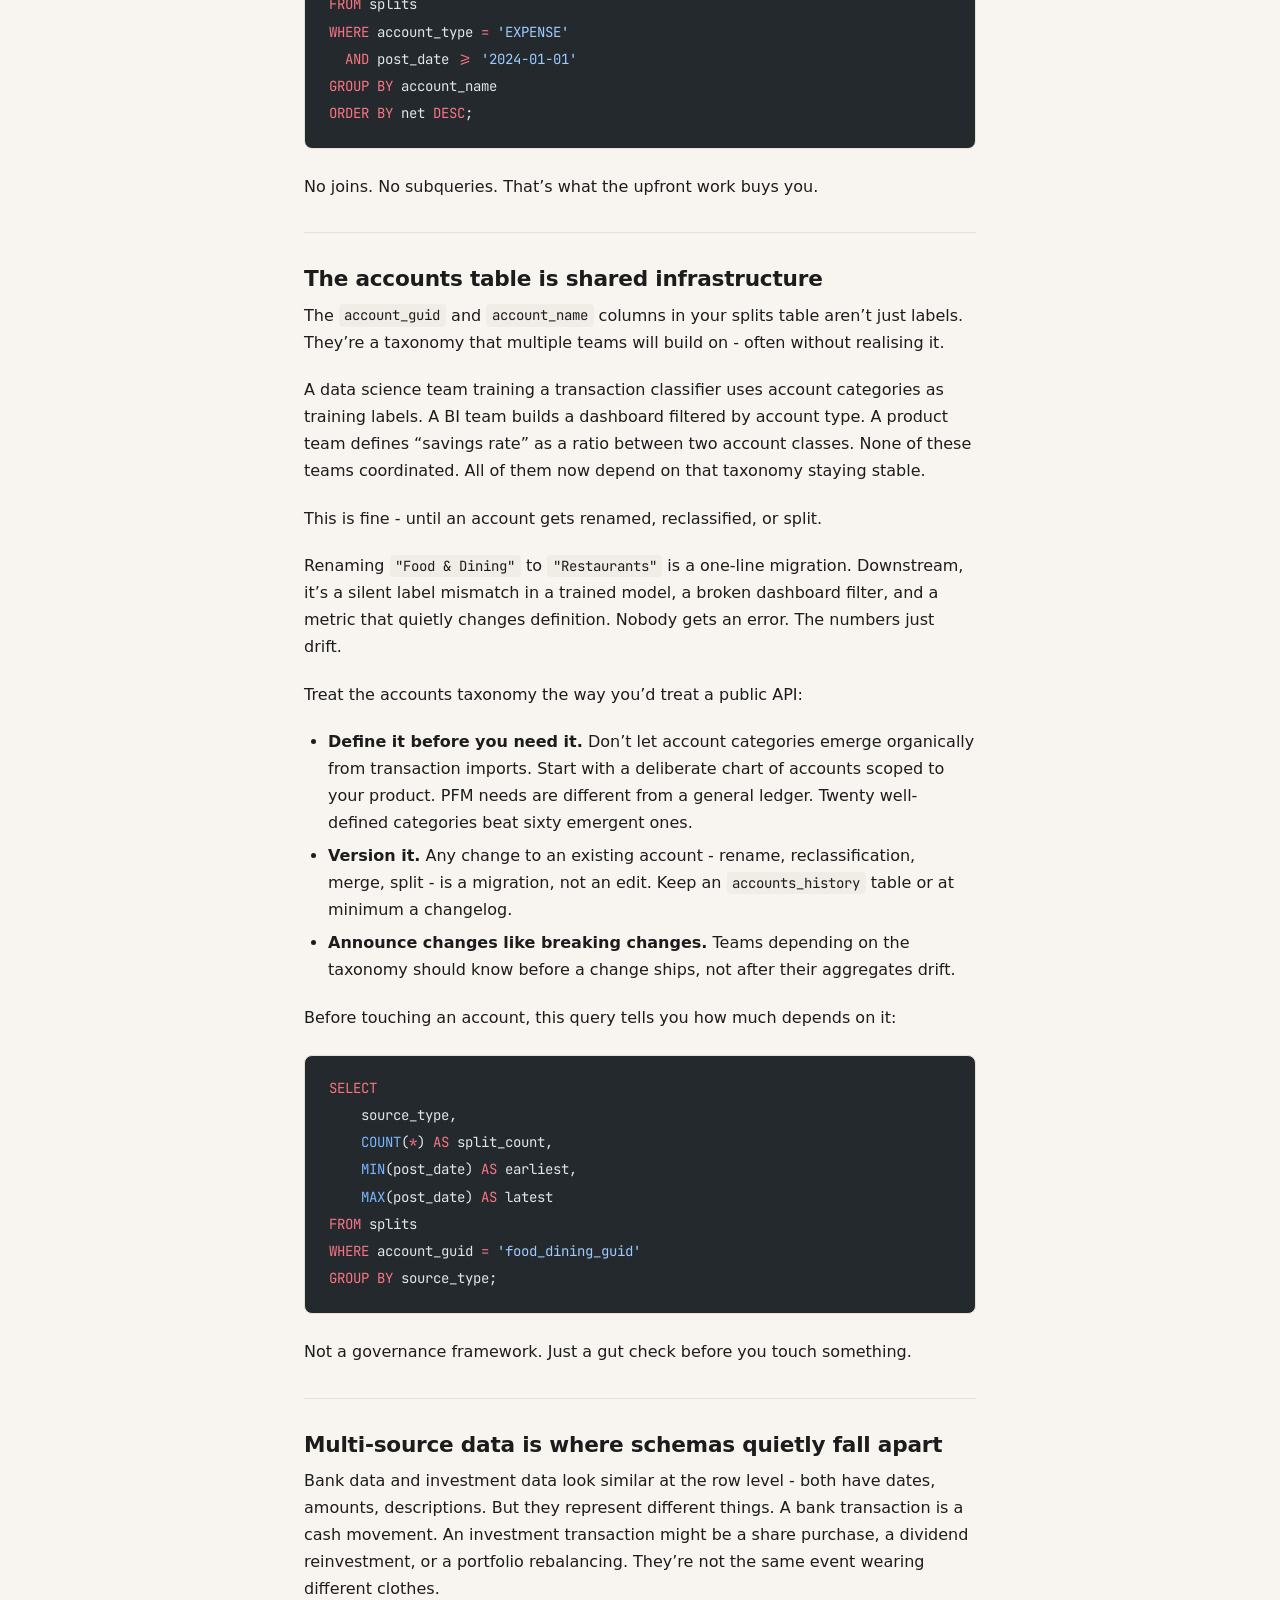
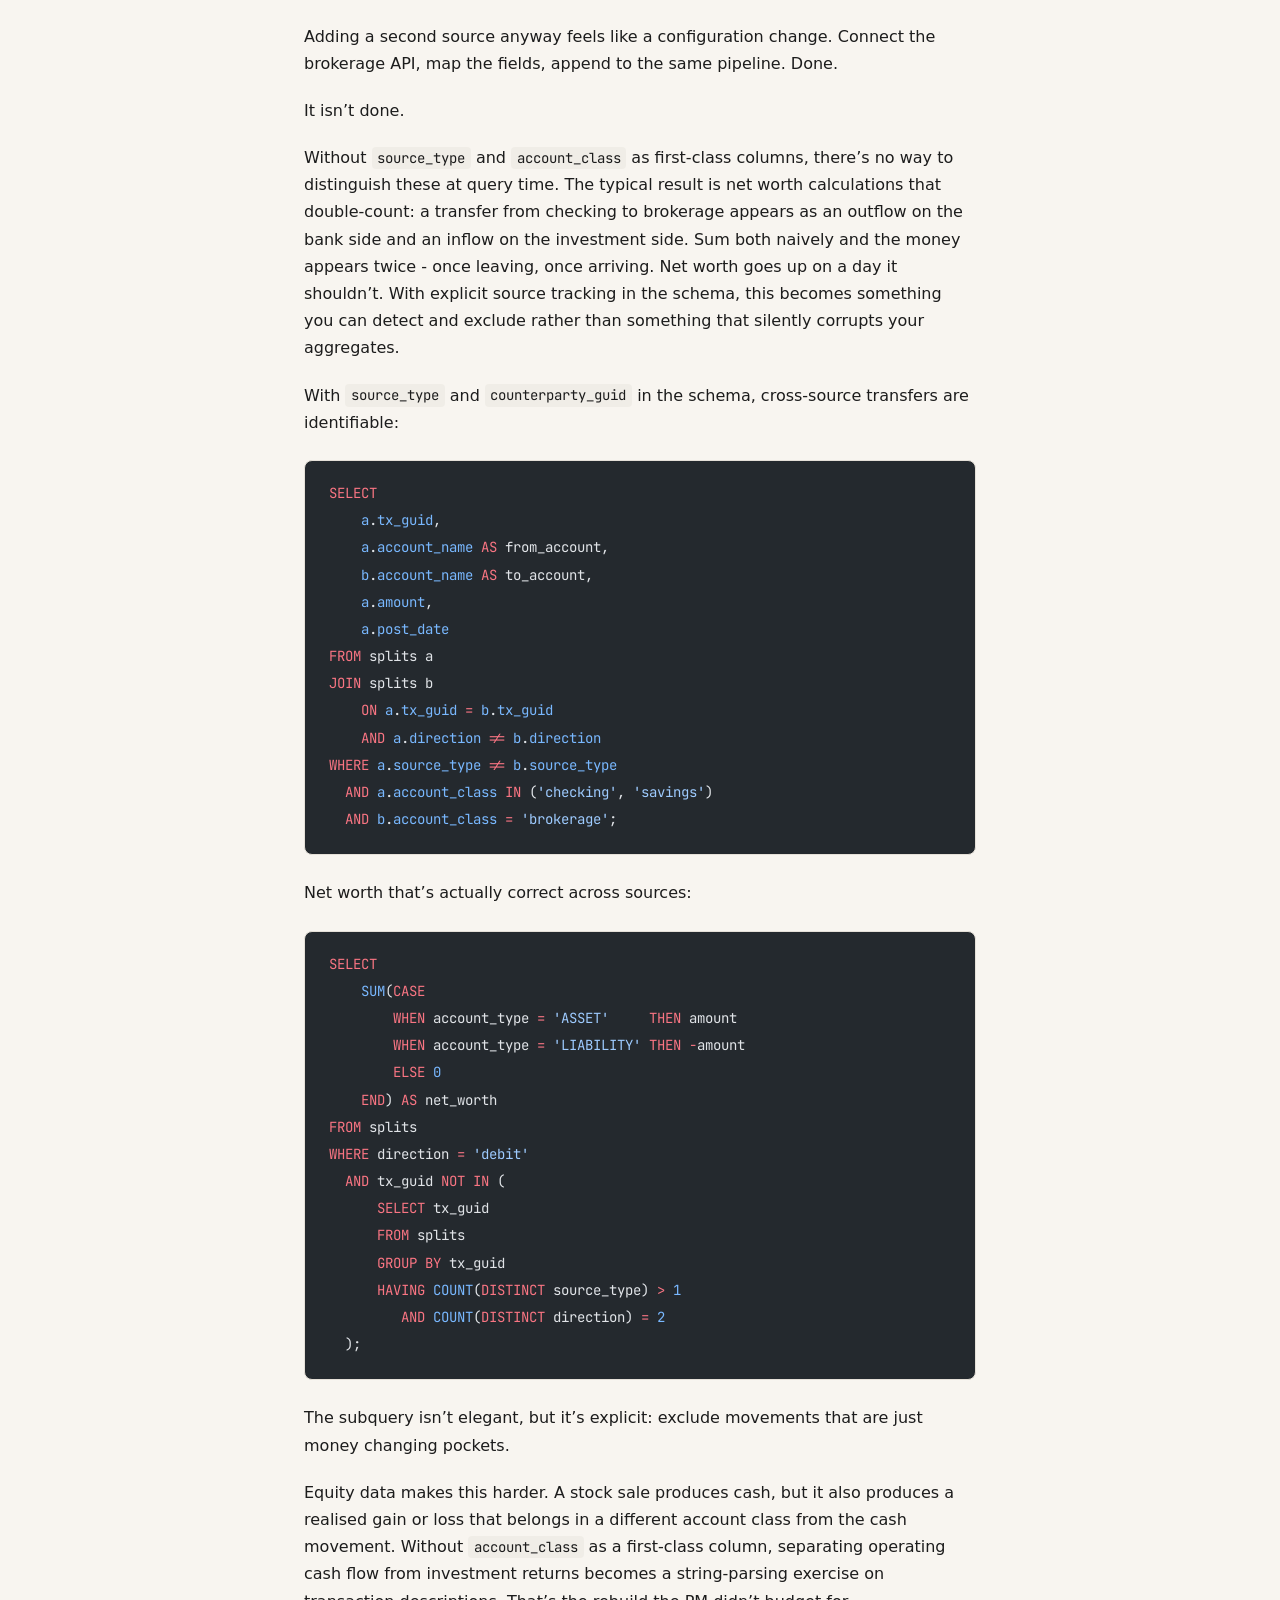
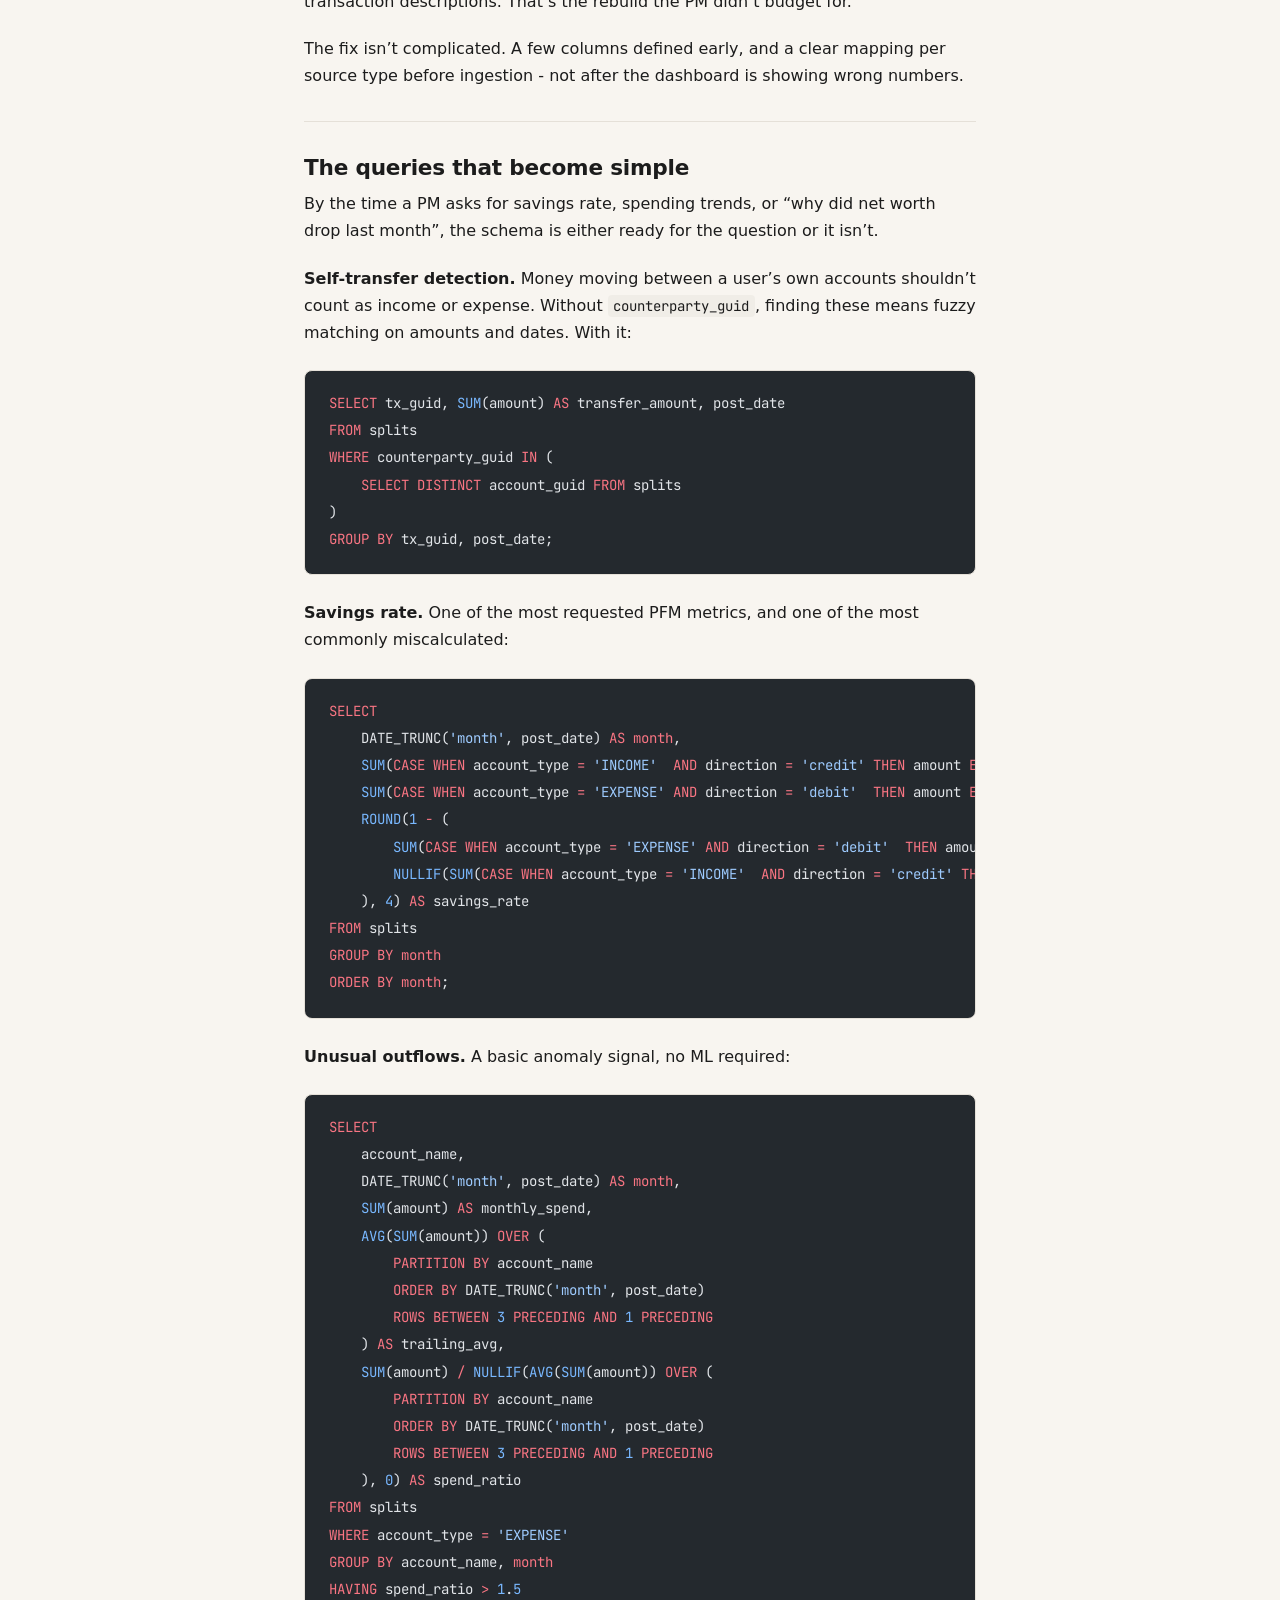
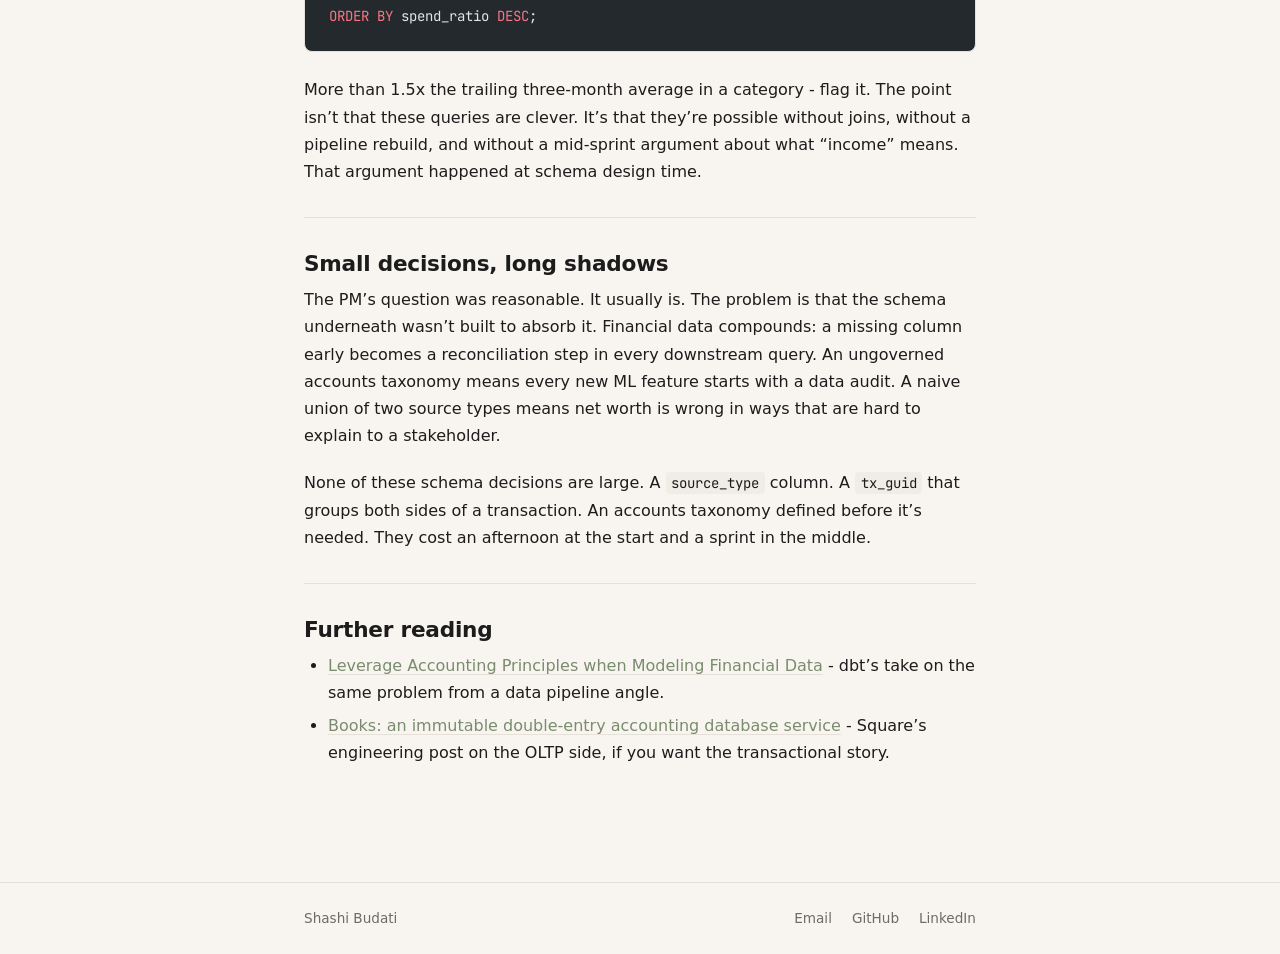
<file: blog/financial-data-model-contract/index.html>
<!DOCTYPE html><html lang="en" data-astro-cid-sckkx6r4> <head><meta charset="UTF-8"><meta name="viewport" content="width=device-width, initial-scale=1"><meta name="description" content="Schema decisions that feel small when building a PFM or investment analytics product - and become rebuilds when you get them wrong."><link rel="icon" type="image/svg+xml" href="/favicon.svg"><link rel="alternate" type="application/rss+xml" title="Shashi Budati" href="/rss.xml"><title>Your financial data model is a contract, not a convenience — Shashi Budati</title><!-- View Transitions --><meta name="view-transition" content="same-origin"><link rel="stylesheet" href="/_astro/_slug_.BZfvrbtk.css">
<style>.post[data-astro-cid-4sn4zg3r]{max-width:68ch;padding-top:.5rem}.back-link[data-astro-cid-4sn4zg3r]{display:inline-block;font-size:.85rem;color:var(--muted);margin-bottom:2rem;margin-top:.5rem;transition:color .15s ease}.back-link[data-astro-cid-4sn4zg3r]:hover{color:var(--accent)}.post-header[data-astro-cid-4sn4zg3r]{margin-bottom:2.5rem}.post-meta[data-astro-cid-4sn4zg3r]{display:flex;align-items:center;gap:.75rem;flex-wrap:wrap;margin-bottom:.85rem}.post-meta[data-astro-cid-4sn4zg3r] time[data-astro-cid-4sn4zg3r]{font-family:var(--font-mono);font-size:.8rem;color:var(--muted)}.tags[data-astro-cid-4sn4zg3r]{display:flex;gap:.35rem;flex-wrap:wrap}.post-title[data-astro-cid-4sn4zg3r]{font-size:clamp(1.5rem,4vw,2rem);font-weight:700;line-height:1.25;letter-spacing:-.02em;margin-bottom:1.25rem;color:var(--text)}.tldr[data-astro-cid-4sn4zg3r]{display:flex;gap:.75rem;align-items:flex-start;background:var(--code-bg);border:1px solid var(--border);border-left:3px solid var(--accent);border-radius:0 8px 8px 0;padding:.9rem 1.1rem}.tldr-label[data-astro-cid-4sn4zg3r]{font-family:var(--font-mono);font-size:.72rem;font-weight:600;color:var(--accent);text-transform:uppercase;letter-spacing:.08em;white-space:nowrap;padding-top:.1em}.tldr-text[data-astro-cid-4sn4zg3r]{font-size:.9rem;color:var(--muted);line-height:1.55}.post-body[data-astro-cid-4sn4zg3r]{padding-bottom:2rem}.collapsible-section{border:1px solid var(--border);border-radius:6px;margin:1.5rem 0;overflow:hidden}.collapsible-section summary{font-size:1.1rem;font-weight:600;color:var(--text);padding:.85rem 1.1rem;cursor:pointer;list-style:none;display:flex;align-items:center;gap:.6rem;user-select:none;transition:background .15s ease}.collapsible-section summary:hover{background:var(--code-bg)}.collapsible-section summary:before{content:"▶";font-size:.6rem;color:var(--accent);transition:transform .2s ease;flex-shrink:0}.collapsible-section[open] summary:before{transform:rotate(90deg)}.collapsible-section p{padding:0 1.1rem;color:var(--muted);font-size:.95rem;line-height:1.7}.collapsible-section p:first-of-type{padding-top:.85rem}.collapsible-section p:last-of-type{padding-bottom:1.1rem}
</style><style>[data-astro-transition-scope="astro-frrzg4y5-1"] { view-transition-name: post-financial-data-model-contract; }@layer astro { ::view-transition-old(post-financial-data-model-contract) { 
	animation-duration: 180ms;
	animation-timing-function: cubic-bezier(0.76, 0, 0.24, 1);
	animation-fill-mode: both;
	animation-name: astroFadeOut; }::view-transition-new(post-financial-data-model-contract) { 
	animation-duration: 180ms;
	animation-timing-function: cubic-bezier(0.76, 0, 0.24, 1);
	animation-fill-mode: both;
	animation-name: astroFadeIn; }[data-astro-transition=back]::view-transition-old(post-financial-data-model-contract) { 
	animation-duration: 180ms;
	animation-timing-function: cubic-bezier(0.76, 0, 0.24, 1);
	animation-fill-mode: both;
	animation-name: astroFadeOut; }[data-astro-transition=back]::view-transition-new(post-financial-data-model-contract) { 
	animation-duration: 180ms;
	animation-timing-function: cubic-bezier(0.76, 0, 0.24, 1);
	animation-fill-mode: both;
	animation-name: astroFadeIn; } }[data-astro-transition-fallback="old"] [data-astro-transition-scope="astro-frrzg4y5-1"],
			[data-astro-transition-fallback="old"][data-astro-transition-scope="astro-frrzg4y5-1"] { 
	animation-duration: 180ms;
	animation-timing-function: cubic-bezier(0.76, 0, 0.24, 1);
	animation-fill-mode: both;
	animation-name: astroFadeOut; }[data-astro-transition-fallback="new"] [data-astro-transition-scope="astro-frrzg4y5-1"],
			[data-astro-transition-fallback="new"][data-astro-transition-scope="astro-frrzg4y5-1"] { 
	animation-duration: 180ms;
	animation-timing-function: cubic-bezier(0.76, 0, 0.24, 1);
	animation-fill-mode: both;
	animation-name: astroFadeIn; }[data-astro-transition=back][data-astro-transition-fallback="old"] [data-astro-transition-scope="astro-frrzg4y5-1"],
			[data-astro-transition=back][data-astro-transition-fallback="old"][data-astro-transition-scope="astro-frrzg4y5-1"] { 
	animation-duration: 180ms;
	animation-timing-function: cubic-bezier(0.76, 0, 0.24, 1);
	animation-fill-mode: both;
	animation-name: astroFadeOut; }[data-astro-transition=back][data-astro-transition-fallback="new"] [data-astro-transition-scope="astro-frrzg4y5-1"],
			[data-astro-transition=back][data-astro-transition-fallback="new"][data-astro-transition-scope="astro-frrzg4y5-1"] { 
	animation-duration: 180ms;
	animation-timing-function: cubic-bezier(0.76, 0, 0.24, 1);
	animation-fill-mode: both;
	animation-name: astroFadeIn; }</style></head> <body data-astro-cid-sckkx6r4> <main class="container" data-astro-cid-sckkx6r4>  <article class="post" data-astro-cid-4sn4zg3r> <a href="/blog" class="back-link" data-astro-cid-4sn4zg3r>← Writing</a> <header class="post-header" data-astro-cid-4sn4zg3r data-astro-transition-scope="astro-frrzg4y5-1"> <div class="post-meta" data-astro-cid-4sn4zg3r> <time datetime="2025-11-07" data-astro-cid-4sn4zg3r>7 November 2025</time> <div class="tags" data-astro-cid-4sn4zg3r> <span class="tag" data-astro-cid-4sn4zg3r>data-engineering</span><span class="tag" data-astro-cid-4sn4zg3r>fintech</span> </div> </div> <h1 class="post-title" data-astro-cid-4sn4zg3r>Your financial data model is a contract, not a convenience</h1> <div class="tldr" data-astro-cid-4sn4zg3r> <span class="tldr-label" data-astro-cid-4sn4zg3r>tl;dr</span> <span class="tldr-text" data-astro-cid-4sn4zg3r>A few schema decisions upfront - tx_guid, source_type, account_class - determine whether your PFM analytics are clean GROUP BYs or painful rewrites.</span> </div> </header> <div class="prose post-body" data-astro-cid-4sn4zg3r> <p>You’re three sprints into a PFM product. The bank transaction pipeline is working. A PM asks: “Can we show net worth - just combine the investment account too, shouldn’t be much work?”</p>
<p>A couple of weeks later, the investment data is in - but net worth figures don’t add up and nobody’s quite sure why. A transfer from checking to brokerage is showing up on both sides. A pipeline is being partially rebuilt, and aggregations that used to be clean GROUP BYs now carry a growing list of exclusion filters.</p>
<p>The data wasn’t bad. The schema just wasn’t ready for the question.</p>
<p>I’ve seen this happen more than once in financial analytics products - not because engineers are careless, but because the schema decisions that prevent it look like accounting formalism rather than practical data modeling. Structuring your ledger around double-entry principles - where every transaction is two rows, not one, and every account is a named, typed entity - turns out to be the difference between clean GROUP BYs and painful rewrites. By the time you feel that difference, you’re already mid-sprint on something else.</p>
<p>If you’re building a PFM tool, an investment dashboard, or anything where financial data from multiple sources needs to produce coherent analytics, the schema decisions below are the ones worth getting right early. Examples are in DuckDB.</p>
<hr>
<p><strong>Double-entry bookkeeping has one rule:</strong> every movement of money touches at least two accounts. Money leaving your checking account doesn’t disappear - it shows up somewhere else. A salary credit has an equal debit on the other side. For analytics, this matters less as an accounting constraint and more as a data shape: every financial event is a pair of rows, and the accounts table is the taxonomy that makes those rows meaningful. Get the taxonomy right and aggregations compose cleanly. Get it wrong and every new analytics query requires reconciliation nobody planned for.</p>
<hr>
<h2 id="start-with-the-schema">Start with the schema</h2>
<p>GnuCash - the open-source accounting tool - has a schema worth knowing. Its core is three tables: <code>accounts</code>, <code>transactions</code>, and <code>splits</code>. Each split is one side of a transaction; every transaction must have at least two balanced splits. GnuCash also ships an extensive collection of built-in reports - balance sheets, income statements, cash flow - that are battle-tested across real finance use cases. If you want to see what a correct double-entry model produces, it’s a solid reference point.</p>
<p>The schema below follows the same structure and naming, with a few additions that make it analytics-ready:</p>
<pre class="astro-code github-dark" style="background-color:#24292e;color:#e1e4e8; overflow-x: auto;" tabindex="0" data-language="sql"><code><span class="line"><span style="color:#F97583">CREATE</span><span style="color:#F97583"> TABLE</span><span style="color:#B392F0"> accounts</span><span style="color:#E1E4E8"> (</span></span>
<span class="line"><span style="color:#F97583">    guid</span><span style="color:#F97583">          VARCHAR</span><span style="color:#F97583"> PRIMARY KEY</span><span style="color:#E1E4E8">,</span></span>
<span class="line"><span style="color:#F97583">    name</span><span style="color:#F97583">          VARCHAR</span><span style="color:#F97583"> NOT NULL</span><span style="color:#E1E4E8">,</span></span>
<span class="line"><span style="color:#E1E4E8">    account_type  </span><span style="color:#F97583">VARCHAR</span><span style="color:#F97583"> NOT NULL</span><span style="color:#E1E4E8">,   </span><span style="color:#6A737D">-- ASSET, LIABILITY, INCOME, EXPENSE, EQUITY</span></span>
<span class="line"><span style="color:#E1E4E8">    account_class </span><span style="color:#F97583">VARCHAR</span><span style="color:#F97583"> NOT NULL</span><span style="color:#E1E4E8">,   </span><span style="color:#6A737D">-- checking, savings, brokerage, credit_card, loan</span></span>
<span class="line"><span style="color:#E1E4E8">    source_type   </span><span style="color:#F97583">VARCHAR</span><span style="color:#F97583"> NOT NULL</span><span style="color:#E1E4E8">,   </span><span style="color:#6A737D">-- bank, investment, credit, manual</span></span>
<span class="line"><span style="color:#E1E4E8">    commodity     </span><span style="color:#F97583">VARCHAR</span><span style="color:#F97583"> NOT NULL</span><span style="color:#E1E4E8">,   </span><span style="color:#6A737D">-- USD, EUR, AAPL</span></span>
<span class="line"><span style="color:#E1E4E8">    parent_guid   </span><span style="color:#F97583">VARCHAR</span></span>
<span class="line"><span style="color:#E1E4E8">);</span></span>
<span class="line"></span>
<span class="line"><span style="color:#F97583">CREATE</span><span style="color:#F97583"> TABLE</span><span style="color:#B392F0"> transactions</span><span style="color:#E1E4E8"> (</span></span>
<span class="line"><span style="color:#F97583">    guid</span><span style="color:#F97583">        VARCHAR</span><span style="color:#F97583"> PRIMARY KEY</span><span style="color:#E1E4E8">,</span></span>
<span class="line"><span style="color:#E1E4E8">    post_date   </span><span style="color:#F97583">TIMESTAMP</span><span style="color:#F97583"> NOT NULL</span><span style="color:#E1E4E8">,</span></span>
<span class="line"><span style="color:#F97583">    description</span><span style="color:#F97583"> VARCHAR</span><span style="color:#E1E4E8">,</span></span>
<span class="line"><span style="color:#E1E4E8">    currency    </span><span style="color:#F97583">VARCHAR</span><span style="color:#F97583"> NOT NULL</span></span>
<span class="line"><span style="color:#E1E4E8">);</span></span>
<span class="line"></span>
<span class="line"><span style="color:#6A737D">-- One row per side of a transaction - the main analytics surface</span></span>
<span class="line"><span style="color:#F97583">CREATE</span><span style="color:#F97583"> TABLE</span><span style="color:#B392F0"> splits</span><span style="color:#E1E4E8"> (</span></span>
<span class="line"><span style="color:#F97583">    guid</span><span style="color:#F97583">              VARCHAR</span><span style="color:#F97583"> PRIMARY KEY</span><span style="color:#E1E4E8">,</span></span>
<span class="line"><span style="color:#E1E4E8">    tx_guid           </span><span style="color:#F97583">VARCHAR</span><span style="color:#F97583"> NOT NULL</span><span style="color:#E1E4E8">,</span></span>
<span class="line"><span style="color:#E1E4E8">    account_guid      </span><span style="color:#F97583">VARCHAR</span><span style="color:#F97583"> NOT NULL</span><span style="color:#E1E4E8">,</span></span>
<span class="line"><span style="color:#E1E4E8">    account_name      </span><span style="color:#F97583">VARCHAR</span><span style="color:#F97583"> NOT NULL</span><span style="color:#E1E4E8">,   </span><span style="color:#6A737D">-- denormalized from accounts</span></span>
<span class="line"><span style="color:#E1E4E8">    account_type      </span><span style="color:#F97583">VARCHAR</span><span style="color:#F97583"> NOT NULL</span><span style="color:#E1E4E8">,   </span><span style="color:#6A737D">-- denormalized from accounts</span></span>
<span class="line"><span style="color:#E1E4E8">    account_class     </span><span style="color:#F97583">VARCHAR</span><span style="color:#F97583"> NOT NULL</span><span style="color:#E1E4E8">,   </span><span style="color:#6A737D">-- denormalized from accounts</span></span>
<span class="line"><span style="color:#E1E4E8">    source_type       </span><span style="color:#F97583">VARCHAR</span><span style="color:#F97583"> NOT NULL</span><span style="color:#E1E4E8">,   </span><span style="color:#6A737D">-- denormalized from accounts</span></span>
<span class="line"><span style="color:#E1E4E8">    direction         </span><span style="color:#F97583">VARCHAR</span><span style="color:#F97583"> NOT NULL</span><span style="color:#E1E4E8">,   </span><span style="color:#6A737D">-- debit | credit</span></span>
<span class="line"><span style="color:#E1E4E8">    amount            </span><span style="color:#F97583">DECIMAL</span><span style="color:#E1E4E8">(</span><span style="color:#79B8FF">18</span><span style="color:#E1E4E8">, </span><span style="color:#79B8FF">4</span><span style="color:#E1E4E8">) </span><span style="color:#F97583">NOT NULL</span><span style="color:#E1E4E8">,</span></span>
<span class="line"><span style="color:#E1E4E8">    currency          </span><span style="color:#F97583">VARCHAR</span><span style="color:#F97583"> NOT NULL</span><span style="color:#E1E4E8">,</span></span>
<span class="line"><span style="color:#E1E4E8">    counterparty_guid </span><span style="color:#F97583">VARCHAR</span><span style="color:#E1E4E8">,</span></span>
<span class="line"><span style="color:#E1E4E8">    post_date         </span><span style="color:#F97583">TIMESTAMP</span><span style="color:#F97583"> NOT NULL</span><span style="color:#E1E4E8">, </span><span style="color:#6A737D">-- denormalized from transactions</span></span>
<span class="line"><span style="color:#E1E4E8">    memo              </span><span style="color:#F97583">VARCHAR</span><span style="color:#E1E4E8">,</span></span>
<span class="line"><span style="color:#E1E4E8">    reconcile_state   </span><span style="color:#F97583">VARCHAR</span></span>
<span class="line"><span style="color:#E1E4E8">);</span></span></code></pre>
<p><code>tx_guid</code> links the two sides of a transaction. Every debit has a corresponding credit under the same <code>tx_guid</code>. This is the double-entry constraint expressed as a column, not a database rule.</p>
<p><code>account_name</code>, <code>account_type</code>, <code>account_class</code>, and <code>source_type</code> are denormalized into <code>splits</code> deliberately. In an OLAP context, joins are friction. You want analysts and notebooks reaching for GROUP BY, not JOIN.</p>
<p><code>account_class</code> and <code>source_type</code> are the additions GnuCash doesn’t have. They’re what let you query across bank, investment, and credit data without the sources bleeding into each other. More on this shortly.</p>
<p><code>counterparty_guid</code> is what makes self-transfer detection possible without a separate lookup.</p>
<p>A basic net spending query:</p>
<pre class="astro-code github-dark" style="background-color:#24292e;color:#e1e4e8; overflow-x: auto;" tabindex="0" data-language="sql"><code><span class="line"><span style="color:#F97583">SELECT</span></span>
<span class="line"><span style="color:#E1E4E8">    account_name,</span></span>
<span class="line"><span style="color:#79B8FF">    SUM</span><span style="color:#E1E4E8">(</span><span style="color:#F97583">CASE</span><span style="color:#F97583"> WHEN</span><span style="color:#E1E4E8"> direction </span><span style="color:#F97583">=</span><span style="color:#9ECBFF"> 'debit'</span><span style="color:#F97583"> THEN</span><span style="color:#E1E4E8"> amount </span><span style="color:#F97583">ELSE</span><span style="color:#79B8FF"> 0</span><span style="color:#F97583"> END</span><span style="color:#E1E4E8">)  </span><span style="color:#F97583">AS</span><span style="color:#E1E4E8"> total_debits,</span></span>
<span class="line"><span style="color:#79B8FF">    SUM</span><span style="color:#E1E4E8">(</span><span style="color:#F97583">CASE</span><span style="color:#F97583"> WHEN</span><span style="color:#E1E4E8"> direction </span><span style="color:#F97583">=</span><span style="color:#9ECBFF"> 'credit'</span><span style="color:#F97583"> THEN</span><span style="color:#E1E4E8"> amount </span><span style="color:#F97583">ELSE</span><span style="color:#79B8FF"> 0</span><span style="color:#F97583"> END</span><span style="color:#E1E4E8">) </span><span style="color:#F97583">AS</span><span style="color:#E1E4E8"> total_credits,</span></span>
<span class="line"><span style="color:#79B8FF">    SUM</span><span style="color:#E1E4E8">(</span><span style="color:#F97583">CASE</span><span style="color:#F97583"> WHEN</span><span style="color:#E1E4E8"> direction </span><span style="color:#F97583">=</span><span style="color:#9ECBFF"> 'debit'</span><span style="color:#F97583"> THEN</span><span style="color:#E1E4E8"> amount </span><span style="color:#F97583">ELSE</span><span style="color:#F97583"> -</span><span style="color:#E1E4E8">amount </span><span style="color:#F97583">END</span><span style="color:#E1E4E8">) </span><span style="color:#F97583">AS</span><span style="color:#E1E4E8"> net</span></span>
<span class="line"><span style="color:#F97583">FROM</span><span style="color:#E1E4E8"> splits</span></span>
<span class="line"><span style="color:#F97583">WHERE</span><span style="color:#E1E4E8"> account_type </span><span style="color:#F97583">=</span><span style="color:#9ECBFF"> 'EXPENSE'</span></span>
<span class="line"><span style="color:#F97583">  AND</span><span style="color:#E1E4E8"> post_date </span><span style="color:#F97583">>=</span><span style="color:#9ECBFF"> '2024-01-01'</span></span>
<span class="line"><span style="color:#F97583">GROUP BY</span><span style="color:#E1E4E8"> account_name</span></span>
<span class="line"><span style="color:#F97583">ORDER BY</span><span style="color:#E1E4E8"> net </span><span style="color:#F97583">DESC</span><span style="color:#E1E4E8">;</span></span></code></pre>
<p>No joins. No subqueries. That’s what the upfront work buys you.</p>
<hr>
<h2 id="the-accounts-table-is-shared-infrastructure">The accounts table is shared infrastructure</h2>
<p>The <code>account_guid</code> and <code>account_name</code> columns in your splits table aren’t just labels. They’re a taxonomy that multiple teams will build on - often without realising it.</p>
<p>A data science team training a transaction classifier uses account categories as training labels. A BI team builds a dashboard filtered by account type. A product team defines “savings rate” as a ratio between two account classes. None of these teams coordinated. All of them now depend on that taxonomy staying stable.</p>
<p>This is fine - until an account gets renamed, reclassified, or split.</p>
<p>Renaming <code>"Food &#x26; Dining"</code> to <code>"Restaurants"</code> is a one-line migration. Downstream, it’s a silent label mismatch in a trained model, a broken dashboard filter, and a metric that quietly changes definition. Nobody gets an error. The numbers just drift.</p>
<p>Treat the accounts taxonomy the way you’d treat a public API:</p>
<ul>
<li><strong>Define it before you need it.</strong> Don’t let account categories emerge organically from transaction imports. Start with a deliberate chart of accounts scoped to your product. PFM needs are different from a general ledger. Twenty well-defined categories beat sixty emergent ones.</li>
<li><strong>Version it.</strong> Any change to an existing account - rename, reclassification, merge, split - is a migration, not an edit. Keep an <code>accounts_history</code> table or at minimum a changelog.</li>
<li><strong>Announce changes like breaking changes.</strong> Teams depending on the taxonomy should know before a change ships, not after their aggregates drift.</li>
</ul>
<p>Before touching an account, this query tells you how much depends on it:</p>
<pre class="astro-code github-dark" style="background-color:#24292e;color:#e1e4e8; overflow-x: auto;" tabindex="0" data-language="sql"><code><span class="line"><span style="color:#F97583">SELECT</span></span>
<span class="line"><span style="color:#E1E4E8">    source_type,</span></span>
<span class="line"><span style="color:#79B8FF">    COUNT</span><span style="color:#E1E4E8">(</span><span style="color:#F97583">*</span><span style="color:#E1E4E8">) </span><span style="color:#F97583">AS</span><span style="color:#E1E4E8"> split_count,</span></span>
<span class="line"><span style="color:#79B8FF">    MIN</span><span style="color:#E1E4E8">(post_date) </span><span style="color:#F97583">AS</span><span style="color:#E1E4E8"> earliest,</span></span>
<span class="line"><span style="color:#79B8FF">    MAX</span><span style="color:#E1E4E8">(post_date) </span><span style="color:#F97583">AS</span><span style="color:#E1E4E8"> latest</span></span>
<span class="line"><span style="color:#F97583">FROM</span><span style="color:#E1E4E8"> splits</span></span>
<span class="line"><span style="color:#F97583">WHERE</span><span style="color:#E1E4E8"> account_guid </span><span style="color:#F97583">=</span><span style="color:#9ECBFF"> 'food_dining_guid'</span></span>
<span class="line"><span style="color:#F97583">GROUP BY</span><span style="color:#E1E4E8"> source_type;</span></span></code></pre>
<p>Not a governance framework. Just a gut check before you touch something.</p>
<hr>
<h2 id="multi-source-data-is-where-schemas-quietly-fall-apart">Multi-source data is where schemas quietly fall apart</h2>
<p>Bank data and investment data look similar at the row level - both have dates, amounts, descriptions. But they represent different things. A bank transaction is a cash movement. An investment transaction might be a share purchase, a dividend reinvestment, or a portfolio rebalancing. They’re not the same event wearing different clothes.</p>
<p>Adding a second source anyway feels like a configuration change. Connect the brokerage API, map the fields, append to the same pipeline. Done.</p>
<p>It isn’t done.</p>
<p>Without <code>source_type</code> and <code>account_class</code> as first-class columns, there’s no way to distinguish these at query time. The typical result is net worth calculations that double-count: a transfer from checking to brokerage appears as an outflow on the bank side and an inflow on the investment side. Sum both naively and the money appears twice - once leaving, once arriving. Net worth goes up on a day it shouldn’t. With explicit source tracking in the schema, this becomes something you can detect and exclude rather than something that silently corrupts your aggregates.</p>
<p>With <code>source_type</code> and <code>counterparty_guid</code> in the schema, cross-source transfers are identifiable:</p>
<pre class="astro-code github-dark" style="background-color:#24292e;color:#e1e4e8; overflow-x: auto;" tabindex="0" data-language="sql"><code><span class="line"><span style="color:#F97583">SELECT</span></span>
<span class="line"><span style="color:#79B8FF">    a</span><span style="color:#E1E4E8">.</span><span style="color:#79B8FF">tx_guid</span><span style="color:#E1E4E8">,</span></span>
<span class="line"><span style="color:#79B8FF">    a</span><span style="color:#E1E4E8">.</span><span style="color:#79B8FF">account_name</span><span style="color:#F97583"> AS</span><span style="color:#E1E4E8"> from_account,</span></span>
<span class="line"><span style="color:#79B8FF">    b</span><span style="color:#E1E4E8">.</span><span style="color:#79B8FF">account_name</span><span style="color:#F97583"> AS</span><span style="color:#E1E4E8"> to_account,</span></span>
<span class="line"><span style="color:#79B8FF">    a</span><span style="color:#E1E4E8">.</span><span style="color:#79B8FF">amount</span><span style="color:#E1E4E8">,</span></span>
<span class="line"><span style="color:#79B8FF">    a</span><span style="color:#E1E4E8">.</span><span style="color:#79B8FF">post_date</span></span>
<span class="line"><span style="color:#F97583">FROM</span><span style="color:#E1E4E8"> splits a</span></span>
<span class="line"><span style="color:#F97583">JOIN</span><span style="color:#E1E4E8"> splits b</span></span>
<span class="line"><span style="color:#F97583">    ON</span><span style="color:#79B8FF"> a</span><span style="color:#E1E4E8">.</span><span style="color:#79B8FF">tx_guid</span><span style="color:#F97583"> =</span><span style="color:#79B8FF"> b</span><span style="color:#E1E4E8">.</span><span style="color:#79B8FF">tx_guid</span></span>
<span class="line"><span style="color:#F97583">    AND</span><span style="color:#79B8FF"> a</span><span style="color:#E1E4E8">.</span><span style="color:#79B8FF">direction</span><span style="color:#F97583"> !=</span><span style="color:#79B8FF"> b</span><span style="color:#E1E4E8">.</span><span style="color:#79B8FF">direction</span></span>
<span class="line"><span style="color:#F97583">WHERE</span><span style="color:#79B8FF"> a</span><span style="color:#E1E4E8">.</span><span style="color:#79B8FF">source_type</span><span style="color:#F97583"> !=</span><span style="color:#79B8FF"> b</span><span style="color:#E1E4E8">.</span><span style="color:#79B8FF">source_type</span></span>
<span class="line"><span style="color:#F97583">  AND</span><span style="color:#79B8FF"> a</span><span style="color:#E1E4E8">.</span><span style="color:#79B8FF">account_class</span><span style="color:#F97583"> IN</span><span style="color:#E1E4E8"> (</span><span style="color:#9ECBFF">'checking'</span><span style="color:#E1E4E8">, </span><span style="color:#9ECBFF">'savings'</span><span style="color:#E1E4E8">)</span></span>
<span class="line"><span style="color:#F97583">  AND</span><span style="color:#79B8FF"> b</span><span style="color:#E1E4E8">.</span><span style="color:#79B8FF">account_class</span><span style="color:#F97583"> =</span><span style="color:#9ECBFF"> 'brokerage'</span><span style="color:#E1E4E8">;</span></span></code></pre>
<p>Net worth that’s actually correct across sources:</p>
<pre class="astro-code github-dark" style="background-color:#24292e;color:#e1e4e8; overflow-x: auto;" tabindex="0" data-language="sql"><code><span class="line"><span style="color:#F97583">SELECT</span></span>
<span class="line"><span style="color:#79B8FF">    SUM</span><span style="color:#E1E4E8">(</span><span style="color:#F97583">CASE</span></span>
<span class="line"><span style="color:#F97583">        WHEN</span><span style="color:#E1E4E8"> account_type </span><span style="color:#F97583">=</span><span style="color:#9ECBFF"> 'ASSET'</span><span style="color:#F97583">     THEN</span><span style="color:#E1E4E8"> amount</span></span>
<span class="line"><span style="color:#F97583">        WHEN</span><span style="color:#E1E4E8"> account_type </span><span style="color:#F97583">=</span><span style="color:#9ECBFF"> 'LIABILITY'</span><span style="color:#F97583"> THEN</span><span style="color:#F97583"> -</span><span style="color:#E1E4E8">amount</span></span>
<span class="line"><span style="color:#F97583">        ELSE</span><span style="color:#79B8FF"> 0</span></span>
<span class="line"><span style="color:#F97583">    END</span><span style="color:#E1E4E8">) </span><span style="color:#F97583">AS</span><span style="color:#E1E4E8"> net_worth</span></span>
<span class="line"><span style="color:#F97583">FROM</span><span style="color:#E1E4E8"> splits</span></span>
<span class="line"><span style="color:#F97583">WHERE</span><span style="color:#E1E4E8"> direction </span><span style="color:#F97583">=</span><span style="color:#9ECBFF"> 'debit'</span></span>
<span class="line"><span style="color:#F97583">  AND</span><span style="color:#E1E4E8"> tx_guid </span><span style="color:#F97583">NOT</span><span style="color:#F97583"> IN</span><span style="color:#E1E4E8"> (</span></span>
<span class="line"><span style="color:#F97583">      SELECT</span><span style="color:#E1E4E8"> tx_guid</span></span>
<span class="line"><span style="color:#F97583">      FROM</span><span style="color:#E1E4E8"> splits</span></span>
<span class="line"><span style="color:#F97583">      GROUP BY</span><span style="color:#E1E4E8"> tx_guid</span></span>
<span class="line"><span style="color:#F97583">      HAVING</span><span style="color:#79B8FF"> COUNT</span><span style="color:#E1E4E8">(</span><span style="color:#F97583">DISTINCT</span><span style="color:#E1E4E8"> source_type) </span><span style="color:#F97583">></span><span style="color:#79B8FF"> 1</span></span>
<span class="line"><span style="color:#F97583">         AND</span><span style="color:#79B8FF"> COUNT</span><span style="color:#E1E4E8">(</span><span style="color:#F97583">DISTINCT</span><span style="color:#E1E4E8"> direction) </span><span style="color:#F97583">=</span><span style="color:#79B8FF"> 2</span></span>
<span class="line"><span style="color:#E1E4E8">  );</span></span></code></pre>
<p>The subquery isn’t elegant, but it’s explicit: exclude movements that are just money changing pockets.</p>
<p>Equity data makes this harder. A stock sale produces cash, but it also produces a realised gain or loss that belongs in a different account class from the cash movement. Without <code>account_class</code> as a first-class column, separating operating cash flow from investment returns becomes a string-parsing exercise on transaction descriptions. That’s the rebuild the PM didn’t budget for.</p>
<p>The fix isn’t complicated. A few columns defined early, and a clear mapping per source type before ingestion - not after the dashboard is showing wrong numbers.</p>
<hr>
<h2 id="the-queries-that-become-simple">The queries that become simple</h2>
<p>By the time a PM asks for savings rate, spending trends, or “why did net worth drop last month”, the schema is either ready for the question or it isn’t.</p>
<p><strong>Self-transfer detection.</strong> Money moving between a user’s own accounts shouldn’t count as income or expense. Without <code>counterparty_guid</code>, finding these means fuzzy matching on amounts and dates. With it:</p>
<pre class="astro-code github-dark" style="background-color:#24292e;color:#e1e4e8; overflow-x: auto;" tabindex="0" data-language="sql"><code><span class="line"><span style="color:#F97583">SELECT</span><span style="color:#E1E4E8"> tx_guid, </span><span style="color:#79B8FF">SUM</span><span style="color:#E1E4E8">(amount) </span><span style="color:#F97583">AS</span><span style="color:#E1E4E8"> transfer_amount, post_date</span></span>
<span class="line"><span style="color:#F97583">FROM</span><span style="color:#E1E4E8"> splits</span></span>
<span class="line"><span style="color:#F97583">WHERE</span><span style="color:#E1E4E8"> counterparty_guid </span><span style="color:#F97583">IN</span><span style="color:#E1E4E8"> (</span></span>
<span class="line"><span style="color:#F97583">    SELECT DISTINCT</span><span style="color:#E1E4E8"> account_guid </span><span style="color:#F97583">FROM</span><span style="color:#E1E4E8"> splits</span></span>
<span class="line"><span style="color:#E1E4E8">)</span></span>
<span class="line"><span style="color:#F97583">GROUP BY</span><span style="color:#E1E4E8"> tx_guid, post_date;</span></span></code></pre>
<p><strong>Savings rate.</strong> One of the most requested PFM metrics, and one of the most commonly miscalculated:</p>
<pre class="astro-code github-dark" style="background-color:#24292e;color:#e1e4e8; overflow-x: auto;" tabindex="0" data-language="sql"><code><span class="line"><span style="color:#F97583">SELECT</span></span>
<span class="line"><span style="color:#E1E4E8">    DATE_TRUNC(</span><span style="color:#9ECBFF">'month'</span><span style="color:#E1E4E8">, post_date) </span><span style="color:#F97583">AS</span><span style="color:#F97583"> month</span><span style="color:#E1E4E8">,</span></span>
<span class="line"><span style="color:#79B8FF">    SUM</span><span style="color:#E1E4E8">(</span><span style="color:#F97583">CASE</span><span style="color:#F97583"> WHEN</span><span style="color:#E1E4E8"> account_type </span><span style="color:#F97583">=</span><span style="color:#9ECBFF"> 'INCOME'</span><span style="color:#F97583">  AND</span><span style="color:#E1E4E8"> direction </span><span style="color:#F97583">=</span><span style="color:#9ECBFF"> 'credit'</span><span style="color:#F97583"> THEN</span><span style="color:#E1E4E8"> amount </span><span style="color:#F97583">ELSE</span><span style="color:#79B8FF"> 0</span><span style="color:#F97583"> END</span><span style="color:#E1E4E8">) </span><span style="color:#F97583">AS</span><span style="color:#E1E4E8"> income,</span></span>
<span class="line"><span style="color:#79B8FF">    SUM</span><span style="color:#E1E4E8">(</span><span style="color:#F97583">CASE</span><span style="color:#F97583"> WHEN</span><span style="color:#E1E4E8"> account_type </span><span style="color:#F97583">=</span><span style="color:#9ECBFF"> 'EXPENSE'</span><span style="color:#F97583"> AND</span><span style="color:#E1E4E8"> direction </span><span style="color:#F97583">=</span><span style="color:#9ECBFF"> 'debit'</span><span style="color:#F97583">  THEN</span><span style="color:#E1E4E8"> amount </span><span style="color:#F97583">ELSE</span><span style="color:#79B8FF"> 0</span><span style="color:#F97583"> END</span><span style="color:#E1E4E8">) </span><span style="color:#F97583">AS</span><span style="color:#E1E4E8"> expenses,</span></span>
<span class="line"><span style="color:#79B8FF">    ROUND</span><span style="color:#E1E4E8">(</span><span style="color:#79B8FF">1</span><span style="color:#F97583"> -</span><span style="color:#E1E4E8"> (</span></span>
<span class="line"><span style="color:#79B8FF">        SUM</span><span style="color:#E1E4E8">(</span><span style="color:#F97583">CASE</span><span style="color:#F97583"> WHEN</span><span style="color:#E1E4E8"> account_type </span><span style="color:#F97583">=</span><span style="color:#9ECBFF"> 'EXPENSE'</span><span style="color:#F97583"> AND</span><span style="color:#E1E4E8"> direction </span><span style="color:#F97583">=</span><span style="color:#9ECBFF"> 'debit'</span><span style="color:#F97583">  THEN</span><span style="color:#E1E4E8"> amount </span><span style="color:#F97583">ELSE</span><span style="color:#79B8FF"> 0</span><span style="color:#F97583"> END</span><span style="color:#E1E4E8">) </span><span style="color:#F97583">/</span></span>
<span class="line"><span style="color:#79B8FF">        NULLIF</span><span style="color:#E1E4E8">(</span><span style="color:#79B8FF">SUM</span><span style="color:#E1E4E8">(</span><span style="color:#F97583">CASE</span><span style="color:#F97583"> WHEN</span><span style="color:#E1E4E8"> account_type </span><span style="color:#F97583">=</span><span style="color:#9ECBFF"> 'INCOME'</span><span style="color:#F97583">  AND</span><span style="color:#E1E4E8"> direction </span><span style="color:#F97583">=</span><span style="color:#9ECBFF"> 'credit'</span><span style="color:#F97583"> THEN</span><span style="color:#E1E4E8"> amount </span><span style="color:#F97583">ELSE</span><span style="color:#79B8FF"> 0</span><span style="color:#F97583"> END</span><span style="color:#E1E4E8">), </span><span style="color:#79B8FF">0</span><span style="color:#E1E4E8">)</span></span>
<span class="line"><span style="color:#E1E4E8">    ), </span><span style="color:#79B8FF">4</span><span style="color:#E1E4E8">) </span><span style="color:#F97583">AS</span><span style="color:#E1E4E8"> savings_rate</span></span>
<span class="line"><span style="color:#F97583">FROM</span><span style="color:#E1E4E8"> splits</span></span>
<span class="line"><span style="color:#F97583">GROUP BY</span><span style="color:#F97583"> month</span></span>
<span class="line"><span style="color:#F97583">ORDER BY</span><span style="color:#F97583"> month</span><span style="color:#E1E4E8">;</span></span></code></pre>
<p><strong>Unusual outflows.</strong> A basic anomaly signal, no ML required:</p>
<pre class="astro-code github-dark" style="background-color:#24292e;color:#e1e4e8; overflow-x: auto;" tabindex="0" data-language="sql"><code><span class="line"><span style="color:#F97583">SELECT</span></span>
<span class="line"><span style="color:#E1E4E8">    account_name,</span></span>
<span class="line"><span style="color:#E1E4E8">    DATE_TRUNC(</span><span style="color:#9ECBFF">'month'</span><span style="color:#E1E4E8">, post_date) </span><span style="color:#F97583">AS</span><span style="color:#F97583"> month</span><span style="color:#E1E4E8">,</span></span>
<span class="line"><span style="color:#79B8FF">    SUM</span><span style="color:#E1E4E8">(amount) </span><span style="color:#F97583">AS</span><span style="color:#E1E4E8"> monthly_spend,</span></span>
<span class="line"><span style="color:#79B8FF">    AVG</span><span style="color:#E1E4E8">(</span><span style="color:#79B8FF">SUM</span><span style="color:#E1E4E8">(amount)) </span><span style="color:#F97583">OVER</span><span style="color:#E1E4E8"> (</span></span>
<span class="line"><span style="color:#F97583">        PARTITION</span><span style="color:#F97583"> BY</span><span style="color:#E1E4E8"> account_name</span></span>
<span class="line"><span style="color:#F97583">        ORDER BY</span><span style="color:#E1E4E8"> DATE_TRUNC(</span><span style="color:#9ECBFF">'month'</span><span style="color:#E1E4E8">, post_date)</span></span>
<span class="line"><span style="color:#F97583">        ROWS</span><span style="color:#F97583"> BETWEEN</span><span style="color:#79B8FF"> 3</span><span style="color:#F97583"> PRECEDING</span><span style="color:#F97583"> AND</span><span style="color:#79B8FF"> 1</span><span style="color:#F97583"> PRECEDING</span></span>
<span class="line"><span style="color:#E1E4E8">    ) </span><span style="color:#F97583">AS</span><span style="color:#E1E4E8"> trailing_avg,</span></span>
<span class="line"><span style="color:#79B8FF">    SUM</span><span style="color:#E1E4E8">(amount) </span><span style="color:#F97583">/</span><span style="color:#79B8FF"> NULLIF</span><span style="color:#E1E4E8">(</span><span style="color:#79B8FF">AVG</span><span style="color:#E1E4E8">(</span><span style="color:#79B8FF">SUM</span><span style="color:#E1E4E8">(amount)) </span><span style="color:#F97583">OVER</span><span style="color:#E1E4E8"> (</span></span>
<span class="line"><span style="color:#F97583">        PARTITION</span><span style="color:#F97583"> BY</span><span style="color:#E1E4E8"> account_name</span></span>
<span class="line"><span style="color:#F97583">        ORDER BY</span><span style="color:#E1E4E8"> DATE_TRUNC(</span><span style="color:#9ECBFF">'month'</span><span style="color:#E1E4E8">, post_date)</span></span>
<span class="line"><span style="color:#F97583">        ROWS</span><span style="color:#F97583"> BETWEEN</span><span style="color:#79B8FF"> 3</span><span style="color:#F97583"> PRECEDING</span><span style="color:#F97583"> AND</span><span style="color:#79B8FF"> 1</span><span style="color:#F97583"> PRECEDING</span></span>
<span class="line"><span style="color:#E1E4E8">    ), </span><span style="color:#79B8FF">0</span><span style="color:#E1E4E8">) </span><span style="color:#F97583">AS</span><span style="color:#E1E4E8"> spend_ratio</span></span>
<span class="line"><span style="color:#F97583">FROM</span><span style="color:#E1E4E8"> splits</span></span>
<span class="line"><span style="color:#F97583">WHERE</span><span style="color:#E1E4E8"> account_type </span><span style="color:#F97583">=</span><span style="color:#9ECBFF"> 'EXPENSE'</span></span>
<span class="line"><span style="color:#F97583">GROUP BY</span><span style="color:#E1E4E8"> account_name, </span><span style="color:#F97583">month</span></span>
<span class="line"><span style="color:#F97583">HAVING</span><span style="color:#E1E4E8"> spend_ratio </span><span style="color:#F97583">></span><span style="color:#79B8FF"> 1</span><span style="color:#E1E4E8">.</span><span style="color:#79B8FF">5</span></span>
<span class="line"><span style="color:#F97583">ORDER BY</span><span style="color:#E1E4E8"> spend_ratio </span><span style="color:#F97583">DESC</span><span style="color:#E1E4E8">;</span></span></code></pre>
<p>More than 1.5x the trailing three-month average in a category - flag it. The point isn’t that these queries are clever. It’s that they’re possible without joins, without a pipeline rebuild, and without a mid-sprint argument about what “income” means. That argument happened at schema design time.</p>
<hr>
<h2 id="small-decisions-long-shadows">Small decisions, long shadows</h2>
<p>The PM’s question was reasonable. It usually is. The problem is that the schema underneath wasn’t built to absorb it. Financial data compounds: a missing column early becomes a reconciliation step in every downstream query. An ungoverned accounts taxonomy means every new ML feature starts with a data audit. A naive union of two source types means net worth is wrong in ways that are hard to explain to a stakeholder.</p>
<p>None of these schema decisions are large. A <code>source_type</code> column. A <code>tx_guid</code> that groups both sides of a transaction. An accounts taxonomy defined before it’s needed. They cost an afternoon at the start and a sprint in the middle.</p>
<hr>
<h2 id="further-reading">Further reading</h2>
<ul>
<li><a href="https://docs.getdbt.com/blog/financial-modeling-accounting-principles">Leverage Accounting Principles when Modeling Financial Data</a> - dbt’s take on the same problem from a data pipeline angle.</li>
<li><a href="https://developer.squareup.com/blog/books-an-immutable-double-entry-accounting-database-service/">Books: an immutable double-entry accounting database service</a> - Square’s engineering post on the OLTP side, if you want the transactional story.</li>
</ul> </div> </article>  </main> <footer data-astro-cid-sckkx6r4> <div class="container footer-inner" data-astro-cid-sckkx6r4> <a href="/" class="footer-name" data-astro-cid-sckkx6r4>Shashi Budati</a> <div class="footer-links" data-astro-cid-sckkx6r4> <a href="mailto:shashibudati@gmail.com" aria-label="Email" data-astro-cid-sckkx6r4>Email</a> <a href="https://www.github.com/shashi-budati" target="_blank" rel="noopener" aria-label="GitHub" data-astro-cid-sckkx6r4>GitHub</a> <a href="https://www.linkedin.com/in/shashi-budati/" target="_blank" rel="noopener" aria-label="LinkedIn" data-astro-cid-sckkx6r4>LinkedIn</a> </div> </div> </footer> </body></html>
</file>
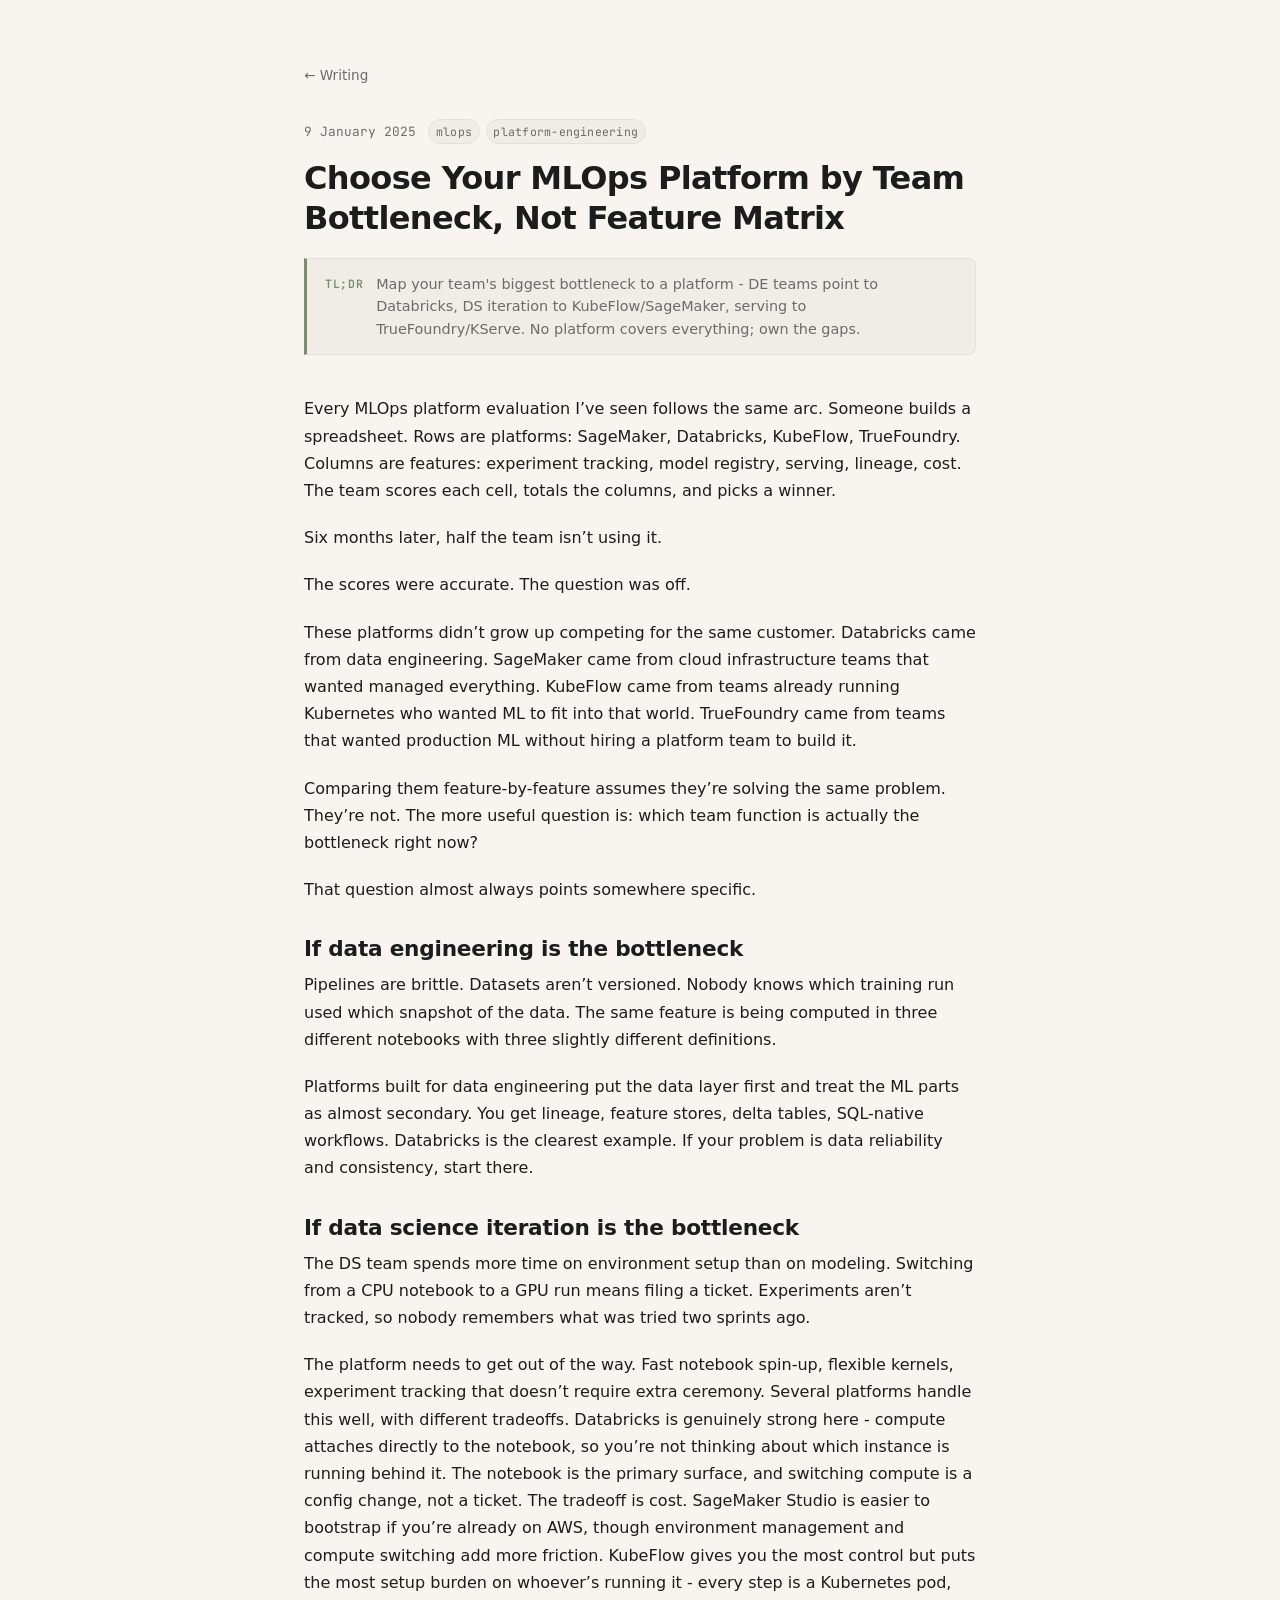
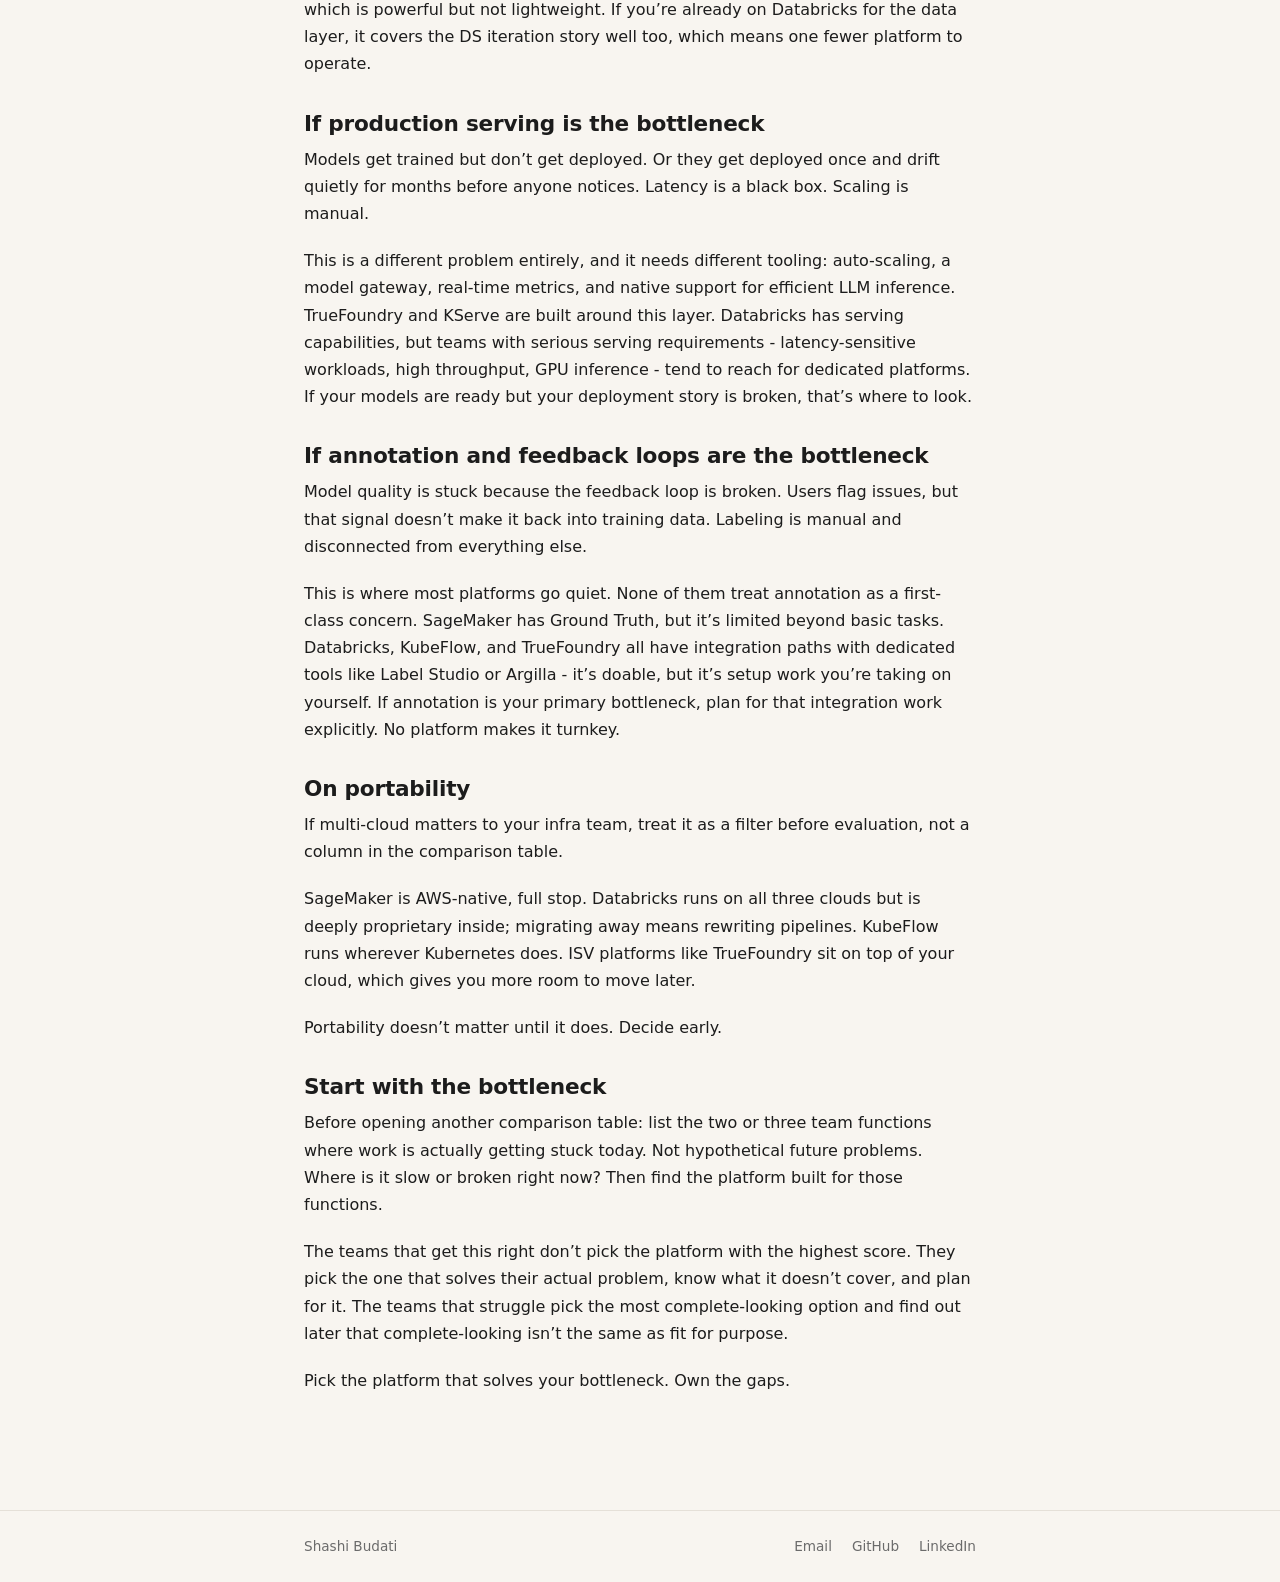
<file: blog/mlops-platform-choice-by-team-function/index.html>
<!DOCTYPE html><html lang="en" data-astro-cid-sckkx6r4> <head><meta charset="UTF-8"><meta name="viewport" content="width=device-width, initial-scale=1"><meta name="description" content="The right MLOps platform question isn't which platform is best - it's which team function is your actual bottleneck."><link rel="icon" type="image/svg+xml" href="/favicon.svg"><link rel="alternate" type="application/rss+xml" title="Shashi Budati" href="/rss.xml"><title>Choose Your MLOps Platform by Team Bottleneck, Not Feature Matrix — Shashi Budati</title><!-- View Transitions --><meta name="view-transition" content="same-origin"><link rel="stylesheet" href="/_astro/_slug_.BZfvrbtk.css">
<style>.post[data-astro-cid-4sn4zg3r]{max-width:68ch;padding-top:.5rem}.back-link[data-astro-cid-4sn4zg3r]{display:inline-block;font-size:.85rem;color:var(--muted);margin-bottom:2rem;margin-top:.5rem;transition:color .15s ease}.back-link[data-astro-cid-4sn4zg3r]:hover{color:var(--accent)}.post-header[data-astro-cid-4sn4zg3r]{margin-bottom:2.5rem}.post-meta[data-astro-cid-4sn4zg3r]{display:flex;align-items:center;gap:.75rem;flex-wrap:wrap;margin-bottom:.85rem}.post-meta[data-astro-cid-4sn4zg3r] time[data-astro-cid-4sn4zg3r]{font-family:var(--font-mono);font-size:.8rem;color:var(--muted)}.tags[data-astro-cid-4sn4zg3r]{display:flex;gap:.35rem;flex-wrap:wrap}.post-title[data-astro-cid-4sn4zg3r]{font-size:clamp(1.5rem,4vw,2rem);font-weight:700;line-height:1.25;letter-spacing:-.02em;margin-bottom:1.25rem;color:var(--text)}.tldr[data-astro-cid-4sn4zg3r]{display:flex;gap:.75rem;align-items:flex-start;background:var(--code-bg);border:1px solid var(--border);border-left:3px solid var(--accent);border-radius:0 8px 8px 0;padding:.9rem 1.1rem}.tldr-label[data-astro-cid-4sn4zg3r]{font-family:var(--font-mono);font-size:.72rem;font-weight:600;color:var(--accent);text-transform:uppercase;letter-spacing:.08em;white-space:nowrap;padding-top:.1em}.tldr-text[data-astro-cid-4sn4zg3r]{font-size:.9rem;color:var(--muted);line-height:1.55}.post-body[data-astro-cid-4sn4zg3r]{padding-bottom:2rem}.collapsible-section{border:1px solid var(--border);border-radius:6px;margin:1.5rem 0;overflow:hidden}.collapsible-section summary{font-size:1.1rem;font-weight:600;color:var(--text);padding:.85rem 1.1rem;cursor:pointer;list-style:none;display:flex;align-items:center;gap:.6rem;user-select:none;transition:background .15s ease}.collapsible-section summary:hover{background:var(--code-bg)}.collapsible-section summary:before{content:"▶";font-size:.6rem;color:var(--accent);transition:transform .2s ease;flex-shrink:0}.collapsible-section[open] summary:before{transform:rotate(90deg)}.collapsible-section p{padding:0 1.1rem;color:var(--muted);font-size:.95rem;line-height:1.7}.collapsible-section p:first-of-type{padding-top:.85rem}.collapsible-section p:last-of-type{padding-bottom:1.1rem}
</style><style>[data-astro-transition-scope="astro-frrzg4y5-1"] { view-transition-name: post-mlops-platform-choice-by-team-function; }@layer astro { ::view-transition-old(post-mlops-platform-choice-by-team-function) { 
	animation-duration: 180ms;
	animation-timing-function: cubic-bezier(0.76, 0, 0.24, 1);
	animation-fill-mode: both;
	animation-name: astroFadeOut; }::view-transition-new(post-mlops-platform-choice-by-team-function) { 
	animation-duration: 180ms;
	animation-timing-function: cubic-bezier(0.76, 0, 0.24, 1);
	animation-fill-mode: both;
	animation-name: astroFadeIn; }[data-astro-transition=back]::view-transition-old(post-mlops-platform-choice-by-team-function) { 
	animation-duration: 180ms;
	animation-timing-function: cubic-bezier(0.76, 0, 0.24, 1);
	animation-fill-mode: both;
	animation-name: astroFadeOut; }[data-astro-transition=back]::view-transition-new(post-mlops-platform-choice-by-team-function) { 
	animation-duration: 180ms;
	animation-timing-function: cubic-bezier(0.76, 0, 0.24, 1);
	animation-fill-mode: both;
	animation-name: astroFadeIn; } }[data-astro-transition-fallback="old"] [data-astro-transition-scope="astro-frrzg4y5-1"],
			[data-astro-transition-fallback="old"][data-astro-transition-scope="astro-frrzg4y5-1"] { 
	animation-duration: 180ms;
	animation-timing-function: cubic-bezier(0.76, 0, 0.24, 1);
	animation-fill-mode: both;
	animation-name: astroFadeOut; }[data-astro-transition-fallback="new"] [data-astro-transition-scope="astro-frrzg4y5-1"],
			[data-astro-transition-fallback="new"][data-astro-transition-scope="astro-frrzg4y5-1"] { 
	animation-duration: 180ms;
	animation-timing-function: cubic-bezier(0.76, 0, 0.24, 1);
	animation-fill-mode: both;
	animation-name: astroFadeIn; }[data-astro-transition=back][data-astro-transition-fallback="old"] [data-astro-transition-scope="astro-frrzg4y5-1"],
			[data-astro-transition=back][data-astro-transition-fallback="old"][data-astro-transition-scope="astro-frrzg4y5-1"] { 
	animation-duration: 180ms;
	animation-timing-function: cubic-bezier(0.76, 0, 0.24, 1);
	animation-fill-mode: both;
	animation-name: astroFadeOut; }[data-astro-transition=back][data-astro-transition-fallback="new"] [data-astro-transition-scope="astro-frrzg4y5-1"],
			[data-astro-transition=back][data-astro-transition-fallback="new"][data-astro-transition-scope="astro-frrzg4y5-1"] { 
	animation-duration: 180ms;
	animation-timing-function: cubic-bezier(0.76, 0, 0.24, 1);
	animation-fill-mode: both;
	animation-name: astroFadeIn; }</style></head> <body data-astro-cid-sckkx6r4> <main class="container" data-astro-cid-sckkx6r4>  <article class="post" data-astro-cid-4sn4zg3r> <a href="/blog" class="back-link" data-astro-cid-4sn4zg3r>← Writing</a> <header class="post-header" data-astro-cid-4sn4zg3r data-astro-transition-scope="astro-frrzg4y5-1"> <div class="post-meta" data-astro-cid-4sn4zg3r> <time datetime="2025-01-09" data-astro-cid-4sn4zg3r>9 January 2025</time> <div class="tags" data-astro-cid-4sn4zg3r> <span class="tag" data-astro-cid-4sn4zg3r>mlops</span><span class="tag" data-astro-cid-4sn4zg3r>platform-engineering</span> </div> </div> <h1 class="post-title" data-astro-cid-4sn4zg3r>Choose Your MLOps Platform by Team Bottleneck, Not Feature Matrix</h1> <div class="tldr" data-astro-cid-4sn4zg3r> <span class="tldr-label" data-astro-cid-4sn4zg3r>tl;dr</span> <span class="tldr-text" data-astro-cid-4sn4zg3r>Map your team&#39;s biggest bottleneck to a platform - DE teams point to Databricks, DS iteration to KubeFlow/SageMaker, serving to TrueFoundry/KServe. No platform covers everything; own the gaps.</span> </div> </header> <div class="prose post-body" data-astro-cid-4sn4zg3r> <p>Every MLOps platform evaluation I’ve seen follows the same arc. Someone builds a spreadsheet. Rows are platforms: SageMaker, Databricks, KubeFlow, TrueFoundry. Columns are features: experiment tracking, model registry, serving, lineage, cost. The team scores each cell, totals the columns, and picks a winner.</p>
<p>Six months later, half the team isn’t using it.</p>
<p>The scores were accurate. The question was off.</p>
<p>These platforms didn’t grow up competing for the same customer. Databricks came from data engineering. SageMaker came from cloud infrastructure teams that wanted managed everything. KubeFlow came from teams already running Kubernetes who wanted ML to fit into that world. TrueFoundry came from teams that wanted production ML without hiring a platform team to build it.</p>
<p>Comparing them feature-by-feature assumes they’re solving the same problem. They’re not. The more useful question is: which team function is actually the bottleneck right now?</p>
<p>That question almost always points somewhere specific.</p>
<h2 id="if-data-engineering-is-the-bottleneck">If data engineering is the bottleneck</h2>
<p>Pipelines are brittle. Datasets aren’t versioned. Nobody knows which training run used which snapshot of the data. The same feature is being computed in three different notebooks with three slightly different definitions.</p>
<p>Platforms built for data engineering put the data layer first and treat the ML parts as almost secondary. You get lineage, feature stores, delta tables, SQL-native workflows. Databricks is the clearest example. If your problem is data reliability and consistency, start there.</p>
<h2 id="if-data-science-iteration-is-the-bottleneck">If data science iteration is the bottleneck</h2>
<p>The DS team spends more time on environment setup than on modeling. Switching from a CPU notebook to a GPU run means filing a ticket. Experiments aren’t tracked, so nobody remembers what was tried two sprints ago.</p>
<p>The platform needs to get out of the way. Fast notebook spin-up, flexible kernels, experiment tracking that doesn’t require extra ceremony. Several platforms handle this well, with different tradeoffs. Databricks is genuinely strong here - compute attaches directly to the notebook, so you’re not thinking about which instance is running behind it. The notebook is the primary surface, and switching compute is a config change, not a ticket. The tradeoff is cost. SageMaker Studio is easier to bootstrap if you’re already on AWS, though environment management and compute switching add more friction. KubeFlow gives you the most control but puts the most setup burden on whoever’s running it - every step is a Kubernetes pod, which is powerful but not lightweight. If you’re already on Databricks for the data layer, it covers the DS iteration story well too, which means one fewer platform to operate.</p>
<h2 id="if-production-serving-is-the-bottleneck">If production serving is the bottleneck</h2>
<p>Models get trained but don’t get deployed. Or they get deployed once and drift quietly for months before anyone notices. Latency is a black box. Scaling is manual.</p>
<p>This is a different problem entirely, and it needs different tooling: auto-scaling, a model gateway, real-time metrics, and native support for efficient LLM inference. TrueFoundry and KServe are built around this layer. Databricks has serving capabilities, but teams with serious serving requirements - latency-sensitive workloads, high throughput, GPU inference - tend to reach for dedicated platforms. If your models are ready but your deployment story is broken, that’s where to look.</p>
<h2 id="if-annotation-and-feedback-loops-are-the-bottleneck">If annotation and feedback loops are the bottleneck</h2>
<p>Model quality is stuck because the feedback loop is broken. Users flag issues, but that signal doesn’t make it back into training data. Labeling is manual and disconnected from everything else.</p>
<p>This is where most platforms go quiet. None of them treat annotation as a first-class concern. SageMaker has Ground Truth, but it’s limited beyond basic tasks. Databricks, KubeFlow, and TrueFoundry all have integration paths with dedicated tools like Label Studio or Argilla - it’s doable, but it’s setup work you’re taking on yourself. If annotation is your primary bottleneck, plan for that integration work explicitly. No platform makes it turnkey.</p>
<h2 id="on-portability">On portability</h2>
<p>If multi-cloud matters to your infra team, treat it as a filter before evaluation, not a column in the comparison table.</p>
<p>SageMaker is AWS-native, full stop. Databricks runs on all three clouds but is deeply proprietary inside; migrating away means rewriting pipelines. KubeFlow runs wherever Kubernetes does. ISV platforms like TrueFoundry sit on top of your cloud, which gives you more room to move later.</p>
<p>Portability doesn’t matter until it does. Decide early.</p>
<h2 id="start-with-the-bottleneck">Start with the bottleneck</h2>
<p>Before opening another comparison table: list the two or three team functions where work is actually getting stuck today. Not hypothetical future problems. Where is it slow or broken right now? Then find the platform built for those functions.</p>
<p>The teams that get this right don’t pick the platform with the highest score. They pick the one that solves their actual problem, know what it doesn’t cover, and plan for it. The teams that struggle pick the most complete-looking option and find out later that complete-looking isn’t the same as fit for purpose.</p>
<p>Pick the platform that solves your bottleneck. Own the gaps.</p> </div> </article>  </main> <footer data-astro-cid-sckkx6r4> <div class="container footer-inner" data-astro-cid-sckkx6r4> <a href="/" class="footer-name" data-astro-cid-sckkx6r4>Shashi Budati</a> <div class="footer-links" data-astro-cid-sckkx6r4> <a href="mailto:shashibudati@gmail.com" aria-label="Email" data-astro-cid-sckkx6r4>Email</a> <a href="https://www.github.com/shashi-budati" target="_blank" rel="noopener" aria-label="GitHub" data-astro-cid-sckkx6r4>GitHub</a> <a href="https://www.linkedin.com/in/shashi-budati/" target="_blank" rel="noopener" aria-label="LinkedIn" data-astro-cid-sckkx6r4>LinkedIn</a> </div> </div> </footer> </body></html>
</file>
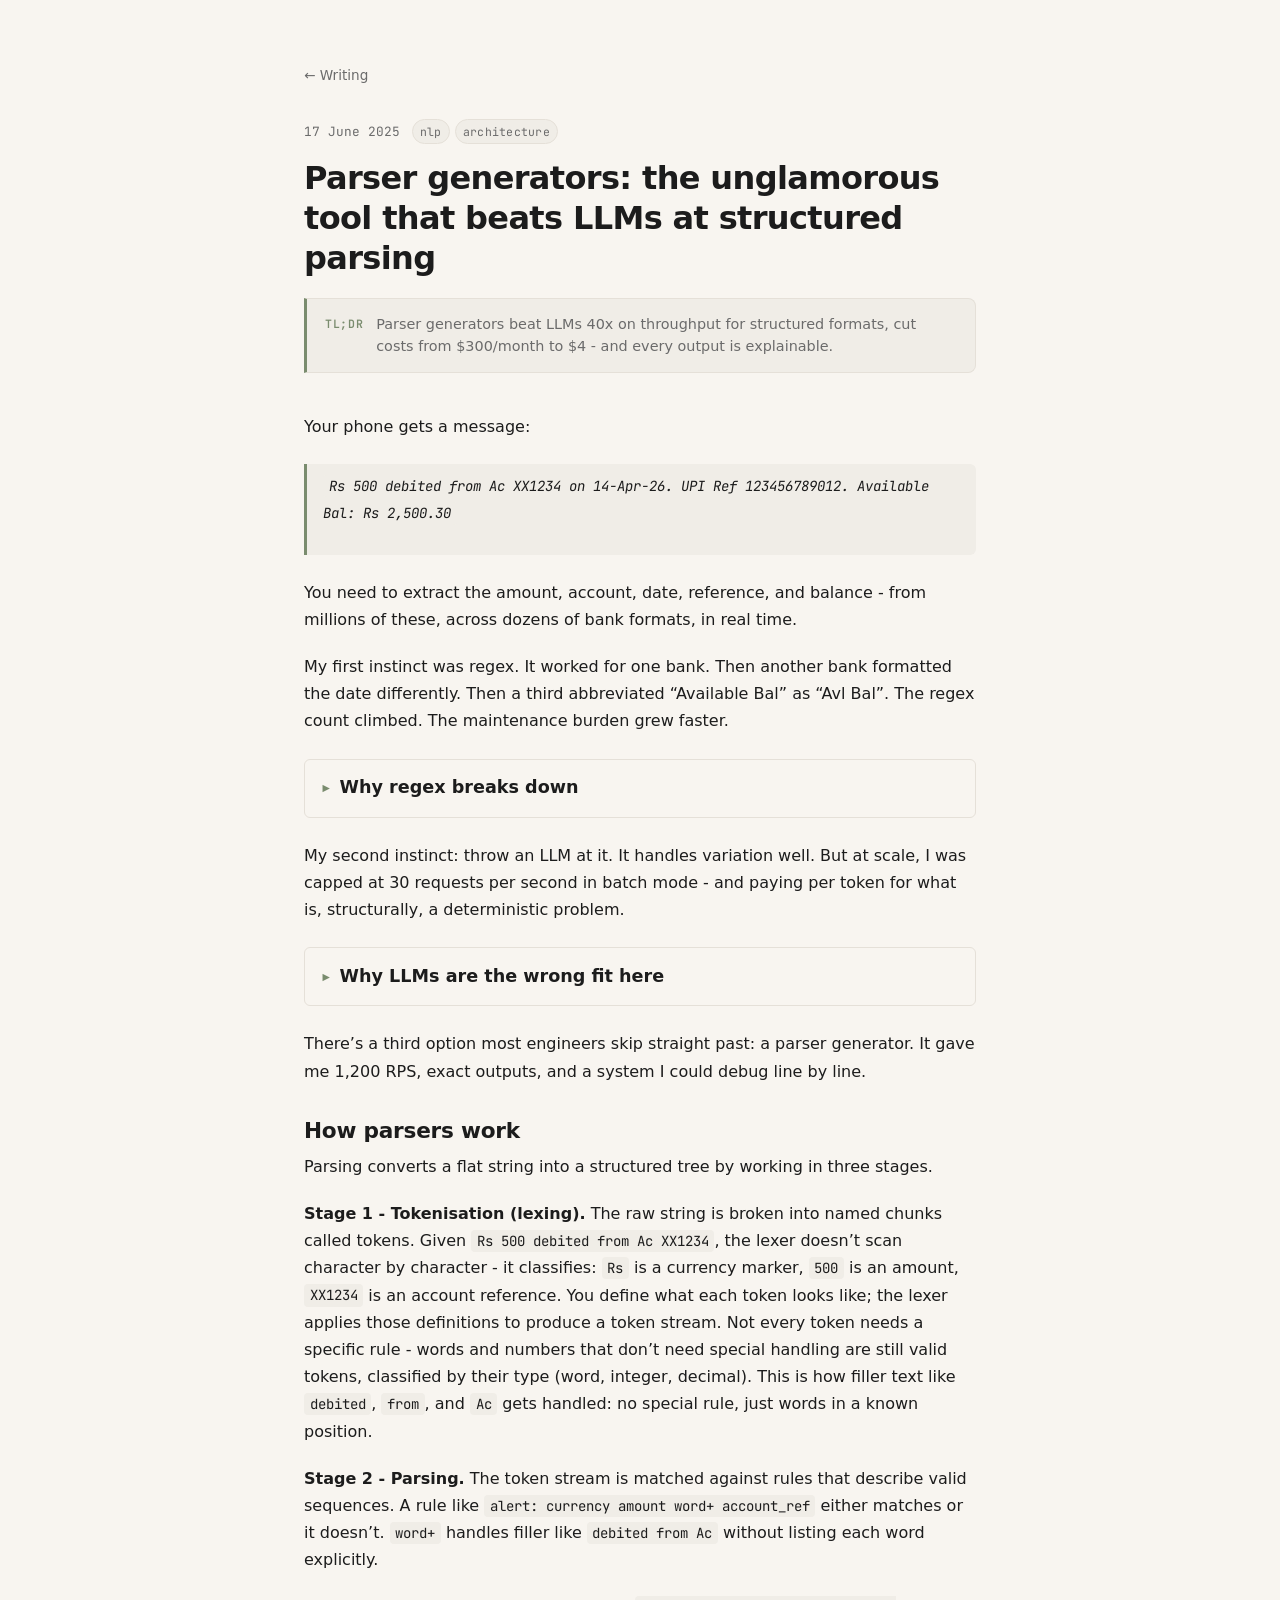
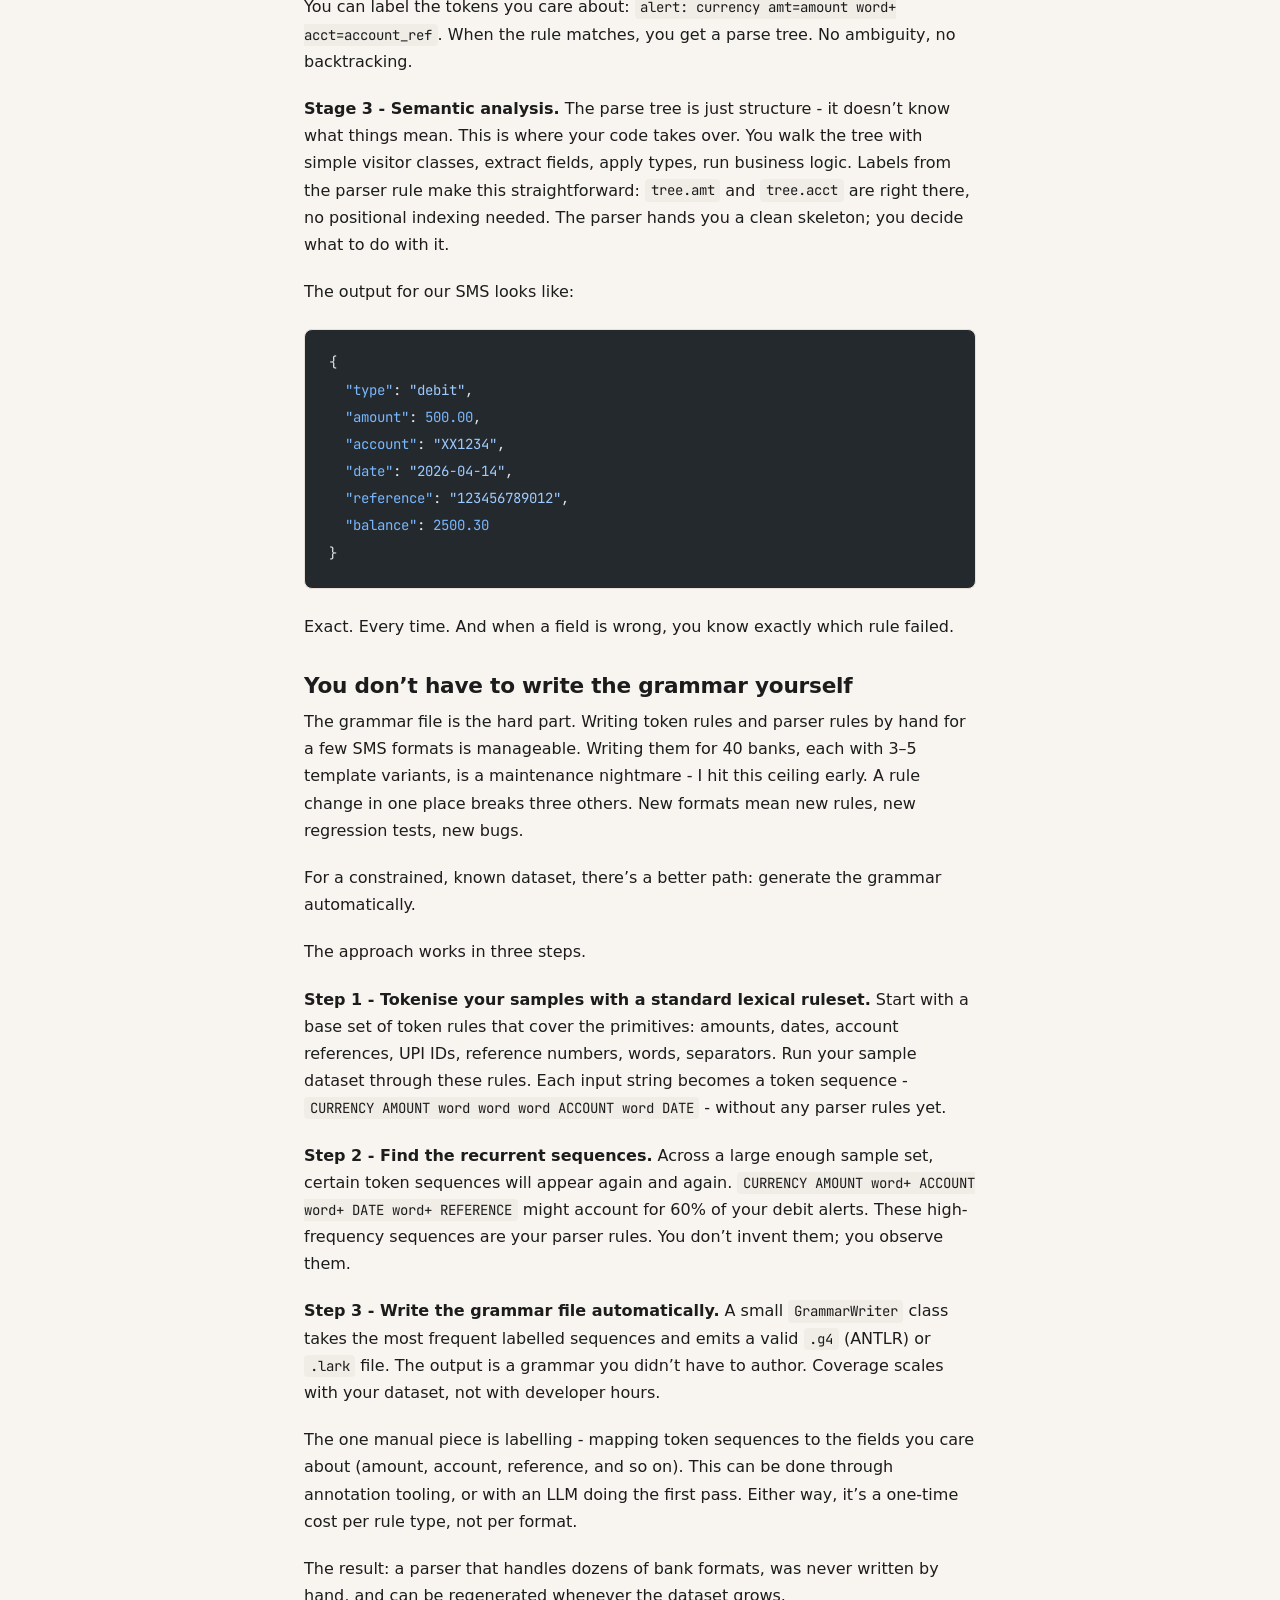
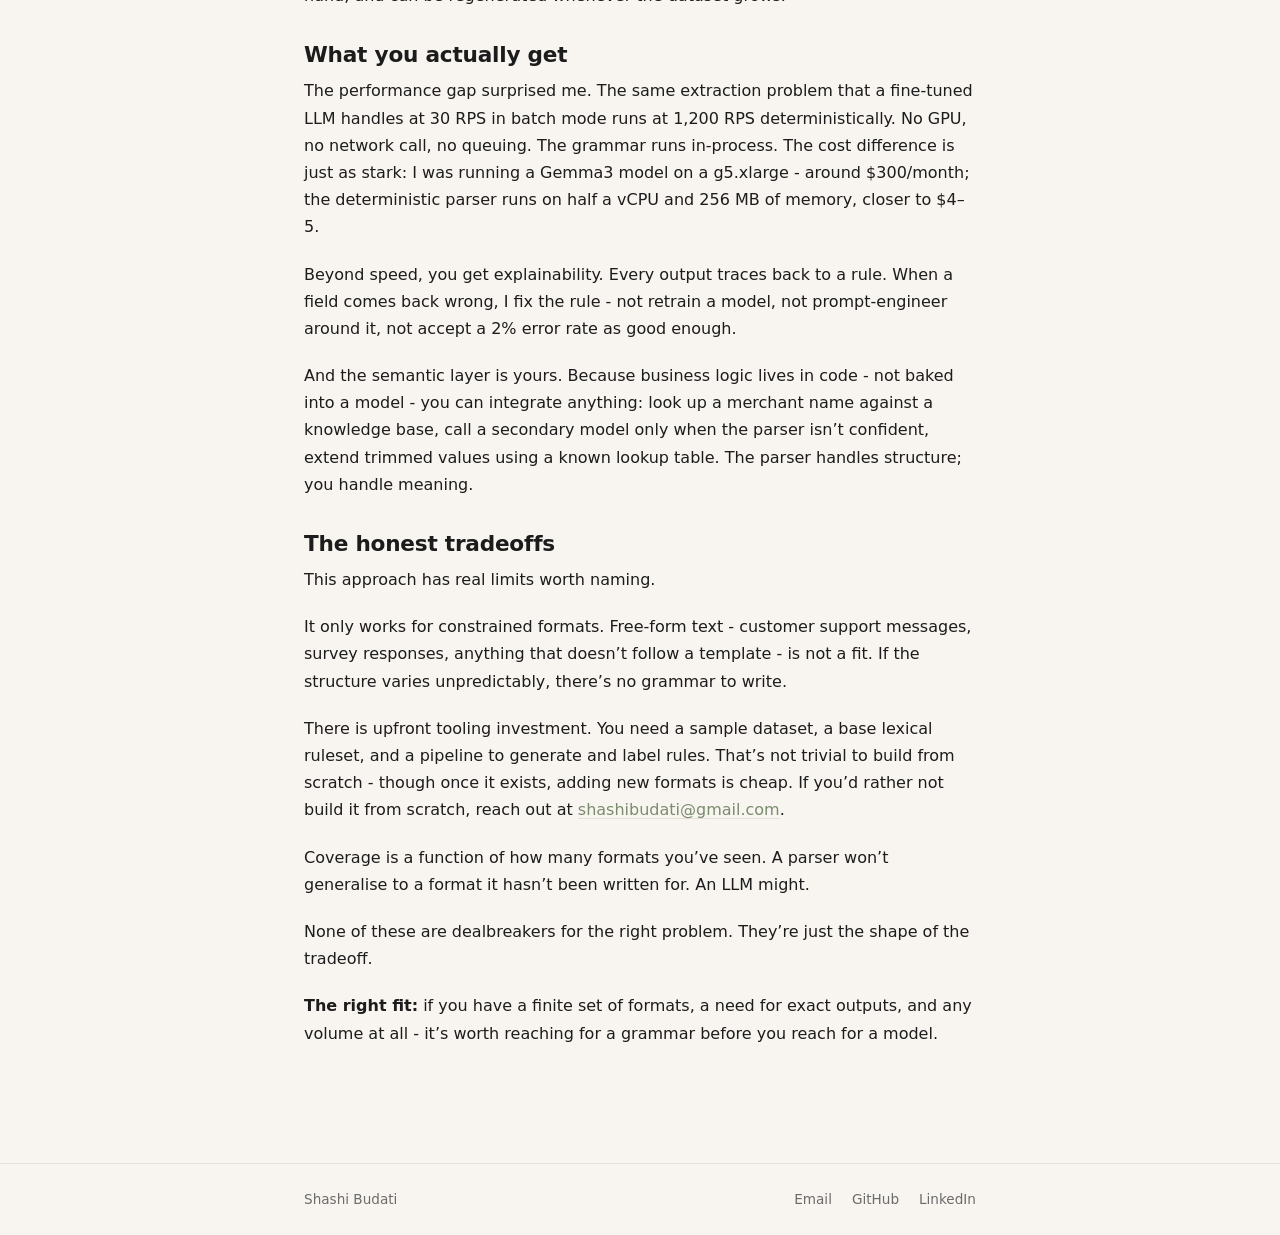
<file: blog/parser-generators-for-structured-parsing/index.html>
<!DOCTYPE html><html lang="en" data-astro-cid-sckkx6r4> <head><meta charset="UTF-8"><meta name="viewport" content="width=device-width, initial-scale=1"><meta name="description" content="For constrained-format data like SMS alerts, regex breaks down and LLMs are overkill. Parser generators give you 40x the throughput, exact outputs, and logic you can actually debug."><link rel="icon" type="image/svg+xml" href="/favicon.svg"><link rel="alternate" type="application/rss+xml" title="Shashi Budati" href="/rss.xml"><title>Parser generators: the unglamorous tool that beats LLMs at structured parsing — Shashi Budati</title><!-- View Transitions --><meta name="view-transition" content="same-origin"><link rel="stylesheet" href="/_astro/_slug_.BZfvrbtk.css">
<style>.post[data-astro-cid-4sn4zg3r]{max-width:68ch;padding-top:.5rem}.back-link[data-astro-cid-4sn4zg3r]{display:inline-block;font-size:.85rem;color:var(--muted);margin-bottom:2rem;margin-top:.5rem;transition:color .15s ease}.back-link[data-astro-cid-4sn4zg3r]:hover{color:var(--accent)}.post-header[data-astro-cid-4sn4zg3r]{margin-bottom:2.5rem}.post-meta[data-astro-cid-4sn4zg3r]{display:flex;align-items:center;gap:.75rem;flex-wrap:wrap;margin-bottom:.85rem}.post-meta[data-astro-cid-4sn4zg3r] time[data-astro-cid-4sn4zg3r]{font-family:var(--font-mono);font-size:.8rem;color:var(--muted)}.tags[data-astro-cid-4sn4zg3r]{display:flex;gap:.35rem;flex-wrap:wrap}.post-title[data-astro-cid-4sn4zg3r]{font-size:clamp(1.5rem,4vw,2rem);font-weight:700;line-height:1.25;letter-spacing:-.02em;margin-bottom:1.25rem;color:var(--text)}.tldr[data-astro-cid-4sn4zg3r]{display:flex;gap:.75rem;align-items:flex-start;background:var(--code-bg);border:1px solid var(--border);border-left:3px solid var(--accent);border-radius:0 8px 8px 0;padding:.9rem 1.1rem}.tldr-label[data-astro-cid-4sn4zg3r]{font-family:var(--font-mono);font-size:.72rem;font-weight:600;color:var(--accent);text-transform:uppercase;letter-spacing:.08em;white-space:nowrap;padding-top:.1em}.tldr-text[data-astro-cid-4sn4zg3r]{font-size:.9rem;color:var(--muted);line-height:1.55}.post-body[data-astro-cid-4sn4zg3r]{padding-bottom:2rem}.collapsible-section{border:1px solid var(--border);border-radius:6px;margin:1.5rem 0;overflow:hidden}.collapsible-section summary{font-size:1.1rem;font-weight:600;color:var(--text);padding:.85rem 1.1rem;cursor:pointer;list-style:none;display:flex;align-items:center;gap:.6rem;user-select:none;transition:background .15s ease}.collapsible-section summary:hover{background:var(--code-bg)}.collapsible-section summary:before{content:"▶";font-size:.6rem;color:var(--accent);transition:transform .2s ease;flex-shrink:0}.collapsible-section[open] summary:before{transform:rotate(90deg)}.collapsible-section p{padding:0 1.1rem;color:var(--muted);font-size:.95rem;line-height:1.7}.collapsible-section p:first-of-type{padding-top:.85rem}.collapsible-section p:last-of-type{padding-bottom:1.1rem}
</style><style>[data-astro-transition-scope="astro-frrzg4y5-1"] { view-transition-name: post-parser-generators-for-structured-parsing; }@layer astro { ::view-transition-old(post-parser-generators-for-structured-parsing) { 
	animation-duration: 180ms;
	animation-timing-function: cubic-bezier(0.76, 0, 0.24, 1);
	animation-fill-mode: both;
	animation-name: astroFadeOut; }::view-transition-new(post-parser-generators-for-structured-parsing) { 
	animation-duration: 180ms;
	animation-timing-function: cubic-bezier(0.76, 0, 0.24, 1);
	animation-fill-mode: both;
	animation-name: astroFadeIn; }[data-astro-transition=back]::view-transition-old(post-parser-generators-for-structured-parsing) { 
	animation-duration: 180ms;
	animation-timing-function: cubic-bezier(0.76, 0, 0.24, 1);
	animation-fill-mode: both;
	animation-name: astroFadeOut; }[data-astro-transition=back]::view-transition-new(post-parser-generators-for-structured-parsing) { 
	animation-duration: 180ms;
	animation-timing-function: cubic-bezier(0.76, 0, 0.24, 1);
	animation-fill-mode: both;
	animation-name: astroFadeIn; } }[data-astro-transition-fallback="old"] [data-astro-transition-scope="astro-frrzg4y5-1"],
			[data-astro-transition-fallback="old"][data-astro-transition-scope="astro-frrzg4y5-1"] { 
	animation-duration: 180ms;
	animation-timing-function: cubic-bezier(0.76, 0, 0.24, 1);
	animation-fill-mode: both;
	animation-name: astroFadeOut; }[data-astro-transition-fallback="new"] [data-astro-transition-scope="astro-frrzg4y5-1"],
			[data-astro-transition-fallback="new"][data-astro-transition-scope="astro-frrzg4y5-1"] { 
	animation-duration: 180ms;
	animation-timing-function: cubic-bezier(0.76, 0, 0.24, 1);
	animation-fill-mode: both;
	animation-name: astroFadeIn; }[data-astro-transition=back][data-astro-transition-fallback="old"] [data-astro-transition-scope="astro-frrzg4y5-1"],
			[data-astro-transition=back][data-astro-transition-fallback="old"][data-astro-transition-scope="astro-frrzg4y5-1"] { 
	animation-duration: 180ms;
	animation-timing-function: cubic-bezier(0.76, 0, 0.24, 1);
	animation-fill-mode: both;
	animation-name: astroFadeOut; }[data-astro-transition=back][data-astro-transition-fallback="new"] [data-astro-transition-scope="astro-frrzg4y5-1"],
			[data-astro-transition=back][data-astro-transition-fallback="new"][data-astro-transition-scope="astro-frrzg4y5-1"] { 
	animation-duration: 180ms;
	animation-timing-function: cubic-bezier(0.76, 0, 0.24, 1);
	animation-fill-mode: both;
	animation-name: astroFadeIn; }</style></head> <body data-astro-cid-sckkx6r4> <main class="container" data-astro-cid-sckkx6r4>  <article class="post" data-astro-cid-4sn4zg3r> <a href="/blog" class="back-link" data-astro-cid-4sn4zg3r>← Writing</a> <header class="post-header" data-astro-cid-4sn4zg3r data-astro-transition-scope="astro-frrzg4y5-1"> <div class="post-meta" data-astro-cid-4sn4zg3r> <time datetime="2025-06-17" data-astro-cid-4sn4zg3r>17 June 2025</time> <div class="tags" data-astro-cid-4sn4zg3r> <span class="tag" data-astro-cid-4sn4zg3r>nlp</span><span class="tag" data-astro-cid-4sn4zg3r>architecture</span> </div> </div> <h1 class="post-title" data-astro-cid-4sn4zg3r>Parser generators: the unglamorous tool that beats LLMs at structured parsing</h1> <div class="tldr" data-astro-cid-4sn4zg3r> <span class="tldr-label" data-astro-cid-4sn4zg3r>tl;dr</span> <span class="tldr-text" data-astro-cid-4sn4zg3r>Parser generators beat LLMs 40x on throughput for structured formats, cut costs from $300/month to $4 - and every output is explainable.</span> </div> </header> <div class="prose post-body" data-astro-cid-4sn4zg3r> <p>Your phone gets a message:</p>
<blockquote>
<p><code>Rs 500 debited from Ac XX1234 on 14-Apr-26. UPI Ref 123456789012. Available Bal: Rs 2,500.30</code></p>
</blockquote>
<p>You need to extract the amount, account, date, reference, and balance - from millions of these, across dozens of bank formats, in real time.</p>
<p>My first instinct was regex. It worked for one bank. Then another bank formatted the date differently. Then a third abbreviated “Available Bal” as “Avl Bal”. The regex count climbed. The maintenance burden grew faster.</p>
<details class="collapsible-section">
<summary>Why regex breaks down</summary>
<p>Regex works when your format is truly fixed. One sender, one template, no drift. The moment you have ten banks each formatting amounts, dates, and balances slightly differently, you're writing a separate pattern for each. Then edge cases start appearing - trimmed values, encoding differences, senders who change their templates without notice. You patch one pattern and break another.</p>
<p>The deeper problem: regex handles <em>patterns</em> or <em>structure</em>, not both. You can match an amount. You can't easily express "an amount, followed by an account reference, followed by a date - and label each one." That requires something that understands sequence and hierarchy, not just character matching.</p>
</details>
<p>My second instinct: throw an LLM at it. It handles variation well. But at scale, I was capped at 30 requests per second in batch mode - and paying per token for what is, structurally, a deterministic problem.</p>
<details class="collapsible-section">
<summary>Why LLMs are the wrong fit here</summary>
<p>LLMs handle variation beautifully. Give one a novel SMS format it's never seen and it'll still extract the right fields. That flexibility is real.</p>
<p>But SMS parsing isn't a flexible problem. The formats are constrained - finite senders, known templates, predictable structure. You don't need a model that can reason about language; you need one that can reliably tokenise a known pattern at volume. And LLMs are expensive at that job: slow, probabilistic, and opaque. When a field comes back wrong, you can't easily explain why or guarantee it won't happen again.</p>
<p>Probabilistic outputs are the right tradeoff for open-ended text. For structured formats, they're a liability.</p>
</details>
<p>There’s a third option most engineers skip straight past: a parser generator. It gave me 1,200 RPS, exact outputs, and a system I could debug line by line.</p>
<h2 id="how-parsers-work">How parsers work</h2>
<p>Parsing converts a flat string into a structured tree by working in three stages.</p>
<p><strong>Stage 1 - Tokenisation (lexing).</strong> The raw string is broken into named chunks called tokens. Given <code>Rs 500 debited from Ac XX1234</code>, the lexer doesn’t scan character by character - it classifies: <code>Rs</code> is a currency marker, <code>500</code> is an amount, <code>XX1234</code> is an account reference. You define what each token looks like; the lexer applies those definitions to produce a token stream. Not every token needs a specific rule - words and numbers that don’t need special handling are still valid tokens, classified by their type (word, integer, decimal). This is how filler text like <code>debited</code>, <code>from</code>, and <code>Ac</code> gets handled: no special rule, just words in a known position.</p>
<p><strong>Stage 2 - Parsing.</strong> The token stream is matched against rules that describe valid sequences. A rule like <code>alert: currency amount word+ account_ref</code> either matches or it doesn’t. <code>word+</code> handles filler like <code>debited from Ac</code> without listing each word explicitly.</p>
<p>You can label the tokens you care about: <code>alert: currency amt=amount word+ acct=account_ref</code>. When the rule matches, you get a parse tree. No ambiguity, no backtracking.</p>
<p><strong>Stage 3 - Semantic analysis.</strong> The parse tree is just structure - it doesn’t know what things mean. This is where your code takes over. You walk the tree with simple visitor classes, extract fields, apply types, run business logic. Labels from the parser rule make this straightforward: <code>tree.amt</code> and <code>tree.acct</code> are right there, no positional indexing needed. The parser hands you a clean skeleton; you decide what to do with it.</p>
<p>The output for our SMS looks like:</p>
<pre class="astro-code github-dark" style="background-color:#24292e;color:#e1e4e8; overflow-x: auto;" tabindex="0" data-language="json"><code><span class="line"><span style="color:#E1E4E8">{</span></span>
<span class="line"><span style="color:#79B8FF">  "type"</span><span style="color:#E1E4E8">: </span><span style="color:#9ECBFF">"debit"</span><span style="color:#E1E4E8">,</span></span>
<span class="line"><span style="color:#79B8FF">  "amount"</span><span style="color:#E1E4E8">: </span><span style="color:#79B8FF">500.00</span><span style="color:#E1E4E8">,</span></span>
<span class="line"><span style="color:#79B8FF">  "account"</span><span style="color:#E1E4E8">: </span><span style="color:#9ECBFF">"XX1234"</span><span style="color:#E1E4E8">,</span></span>
<span class="line"><span style="color:#79B8FF">  "date"</span><span style="color:#E1E4E8">: </span><span style="color:#9ECBFF">"2026-04-14"</span><span style="color:#E1E4E8">,</span></span>
<span class="line"><span style="color:#79B8FF">  "reference"</span><span style="color:#E1E4E8">: </span><span style="color:#9ECBFF">"123456789012"</span><span style="color:#E1E4E8">,</span></span>
<span class="line"><span style="color:#79B8FF">  "balance"</span><span style="color:#E1E4E8">: </span><span style="color:#79B8FF">2500.30</span></span>
<span class="line"><span style="color:#E1E4E8">}</span></span></code></pre>
<p>Exact. Every time. And when a field is wrong, you know exactly which rule failed.</p>
<h2 id="you-dont-have-to-write-the-grammar-yourself">You don’t have to write the grammar yourself</h2>
<p>The grammar file is the hard part. Writing token rules and parser rules by hand for a few SMS formats is manageable. Writing them for 40 banks, each with 3–5 template variants, is a maintenance nightmare - I hit this ceiling early. A rule change in one place breaks three others. New formats mean new rules, new regression tests, new bugs.</p>
<p>For a constrained, known dataset, there’s a better path: generate the grammar automatically.</p>
<p>The approach works in three steps.</p>
<p><strong>Step 1 - Tokenise your samples with a standard lexical ruleset.</strong> Start with a base set of token rules that cover the primitives: amounts, dates, account references, UPI IDs, reference numbers, words, separators. Run your sample dataset through these rules. Each input string becomes a token sequence - <code>CURRENCY AMOUNT word word word ACCOUNT word DATE</code> - without any parser rules yet.</p>
<p><strong>Step 2 - Find the recurrent sequences.</strong> Across a large enough sample set, certain token sequences will appear again and again. <code>CURRENCY AMOUNT word+ ACCOUNT word+ DATE word+ REFERENCE</code> might account for 60% of your debit alerts. These high-frequency sequences are your parser rules. You don’t invent them; you observe them.</p>
<p><strong>Step 3 - Write the grammar file automatically.</strong> A small <code>GrammarWriter</code> class takes the most frequent labelled sequences and emits a valid <code>.g4</code> (ANTLR) or <code>.lark</code> file. The output is a grammar you didn’t have to author. Coverage scales with your dataset, not with developer hours.</p>
<p>The one manual piece is labelling - mapping token sequences to the fields you care about (amount, account, reference, and so on). This can be done through annotation tooling, or with an LLM doing the first pass. Either way, it’s a one-time cost per rule type, not per format.</p>
<p>The result: a parser that handles dozens of bank formats, was never written by hand, and can be regenerated whenever the dataset grows.</p>
<h2 id="what-you-actually-get">What you actually get</h2>
<p>The performance gap surprised me. The same extraction problem that a fine-tuned LLM handles at 30 RPS in batch mode runs at 1,200 RPS deterministically. No GPU, no network call, no queuing. The grammar runs in-process. The cost difference is just as stark: I was running a Gemma3 model on a g5.xlarge - around $300/month; the deterministic parser runs on half a vCPU and 256 MB of memory, closer to $4–5.</p>
<p>Beyond speed, you get explainability. Every output traces back to a rule. When a field comes back wrong, I fix the rule - not retrain a model, not prompt-engineer around it, not accept a 2% error rate as good enough.</p>
<p>And the semantic layer is yours. Because business logic lives in code - not baked into a model - you can integrate anything: look up a merchant name against a knowledge base, call a secondary model only when the parser isn’t confident, extend trimmed values using a known lookup table. The parser handles structure; you handle meaning.</p>
<h2 id="the-honest-tradeoffs">The honest tradeoffs</h2>
<p>This approach has real limits worth naming.</p>
<p>It only works for constrained formats. Free-form text - customer support messages, survey responses, anything that doesn’t follow a template - is not a fit. If the structure varies unpredictably, there’s no grammar to write.</p>
<p>There is upfront tooling investment. You need a sample dataset, a base lexical ruleset, and a pipeline to generate and label rules. That’s not trivial to build from scratch - though once it exists, adding new formats is cheap. If you’d rather not build it from scratch, reach out at <a href="mailto:shashibudati@gmail.com">shashibudati@gmail.com</a>.</p>
<p>Coverage is a function of how many formats you’ve seen. A parser won’t generalise to a format it hasn’t been written for. An LLM might.</p>
<p>None of these are dealbreakers for the right problem. They’re just the shape of the tradeoff.</p>
<p><strong>The right fit:</strong> if you have a finite set of formats, a need for exact outputs, and any volume at all - it’s worth reaching for a grammar before you reach for a model.</p> </div> </article>  </main> <footer data-astro-cid-sckkx6r4> <div class="container footer-inner" data-astro-cid-sckkx6r4> <a href="/" class="footer-name" data-astro-cid-sckkx6r4>Shashi Budati</a> <div class="footer-links" data-astro-cid-sckkx6r4> <a href="mailto:shashibudati@gmail.com" aria-label="Email" data-astro-cid-sckkx6r4>Email</a> <a href="https://www.github.com/shashi-budati" target="_blank" rel="noopener" aria-label="GitHub" data-astro-cid-sckkx6r4>GitHub</a> <a href="https://www.linkedin.com/in/shashi-budati/" target="_blank" rel="noopener" aria-label="LinkedIn" data-astro-cid-sckkx6r4>LinkedIn</a> </div> </div> </footer> </body></html>
</file>
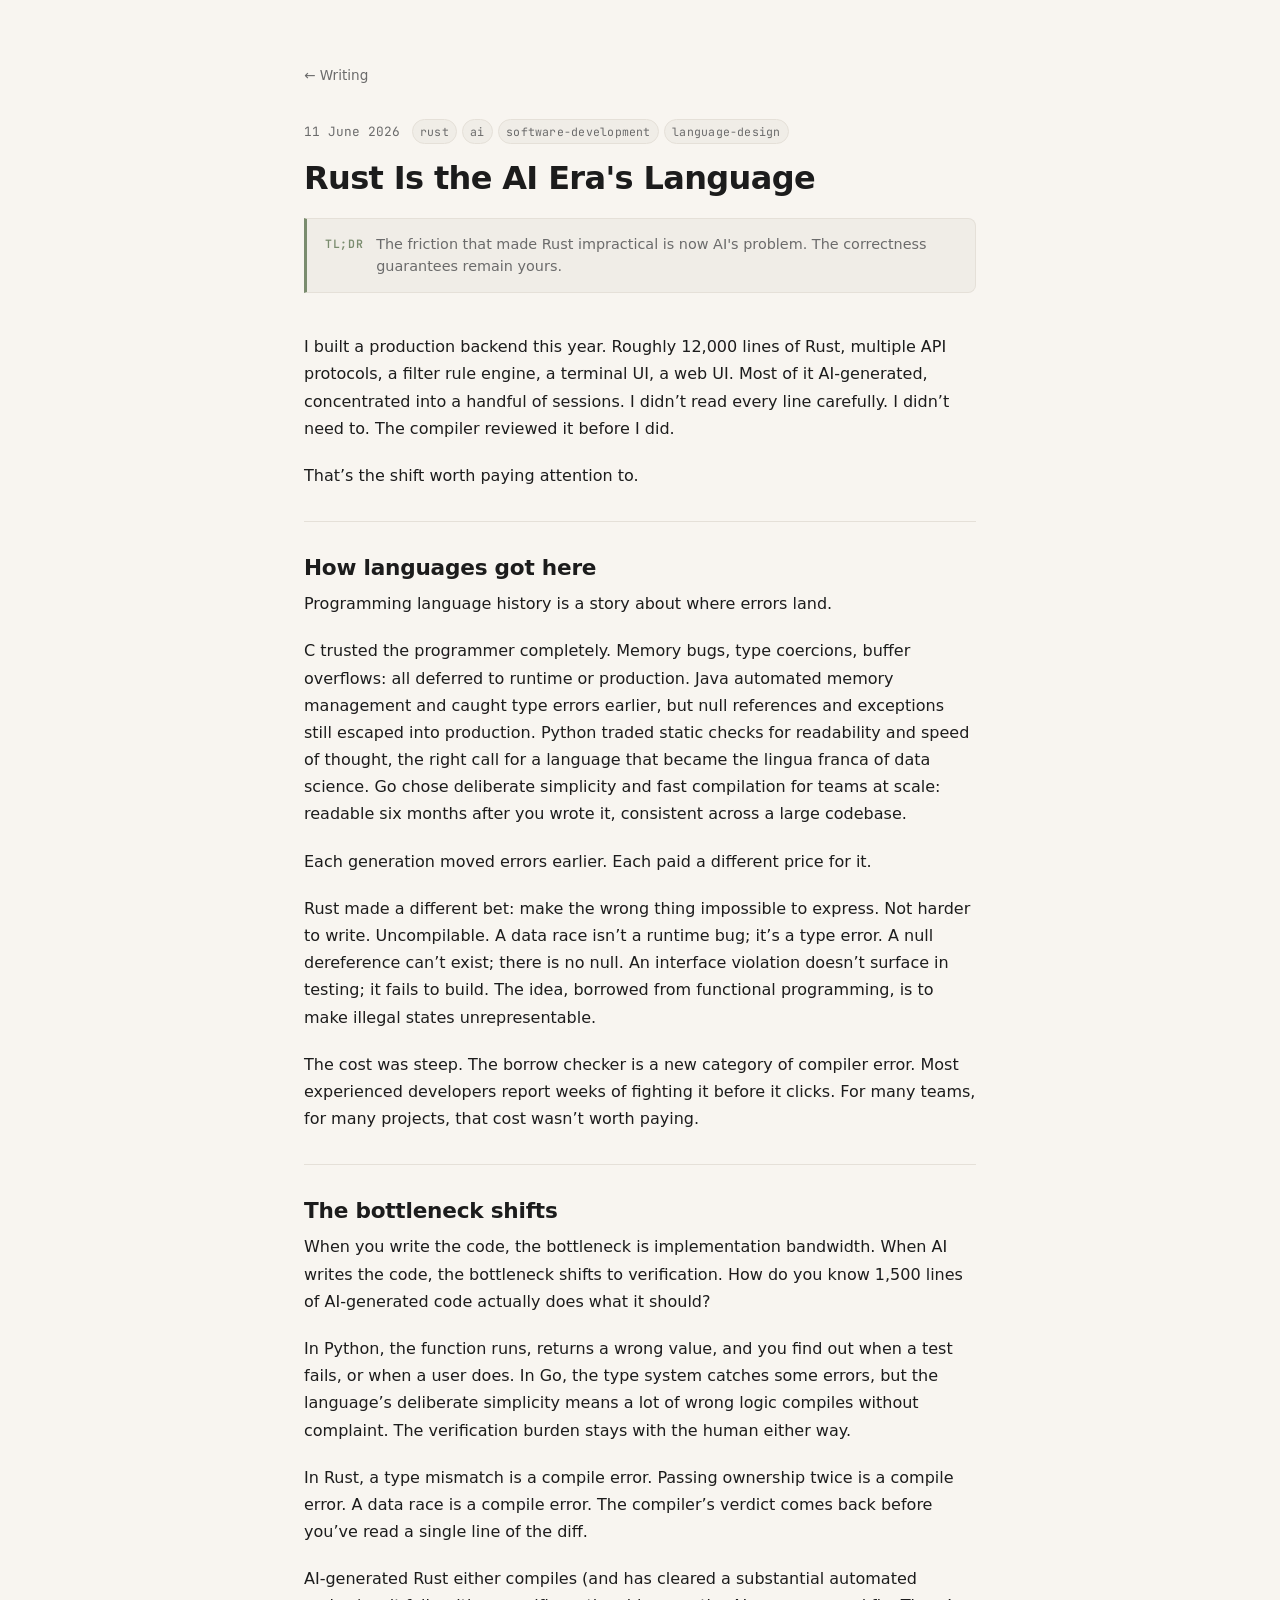
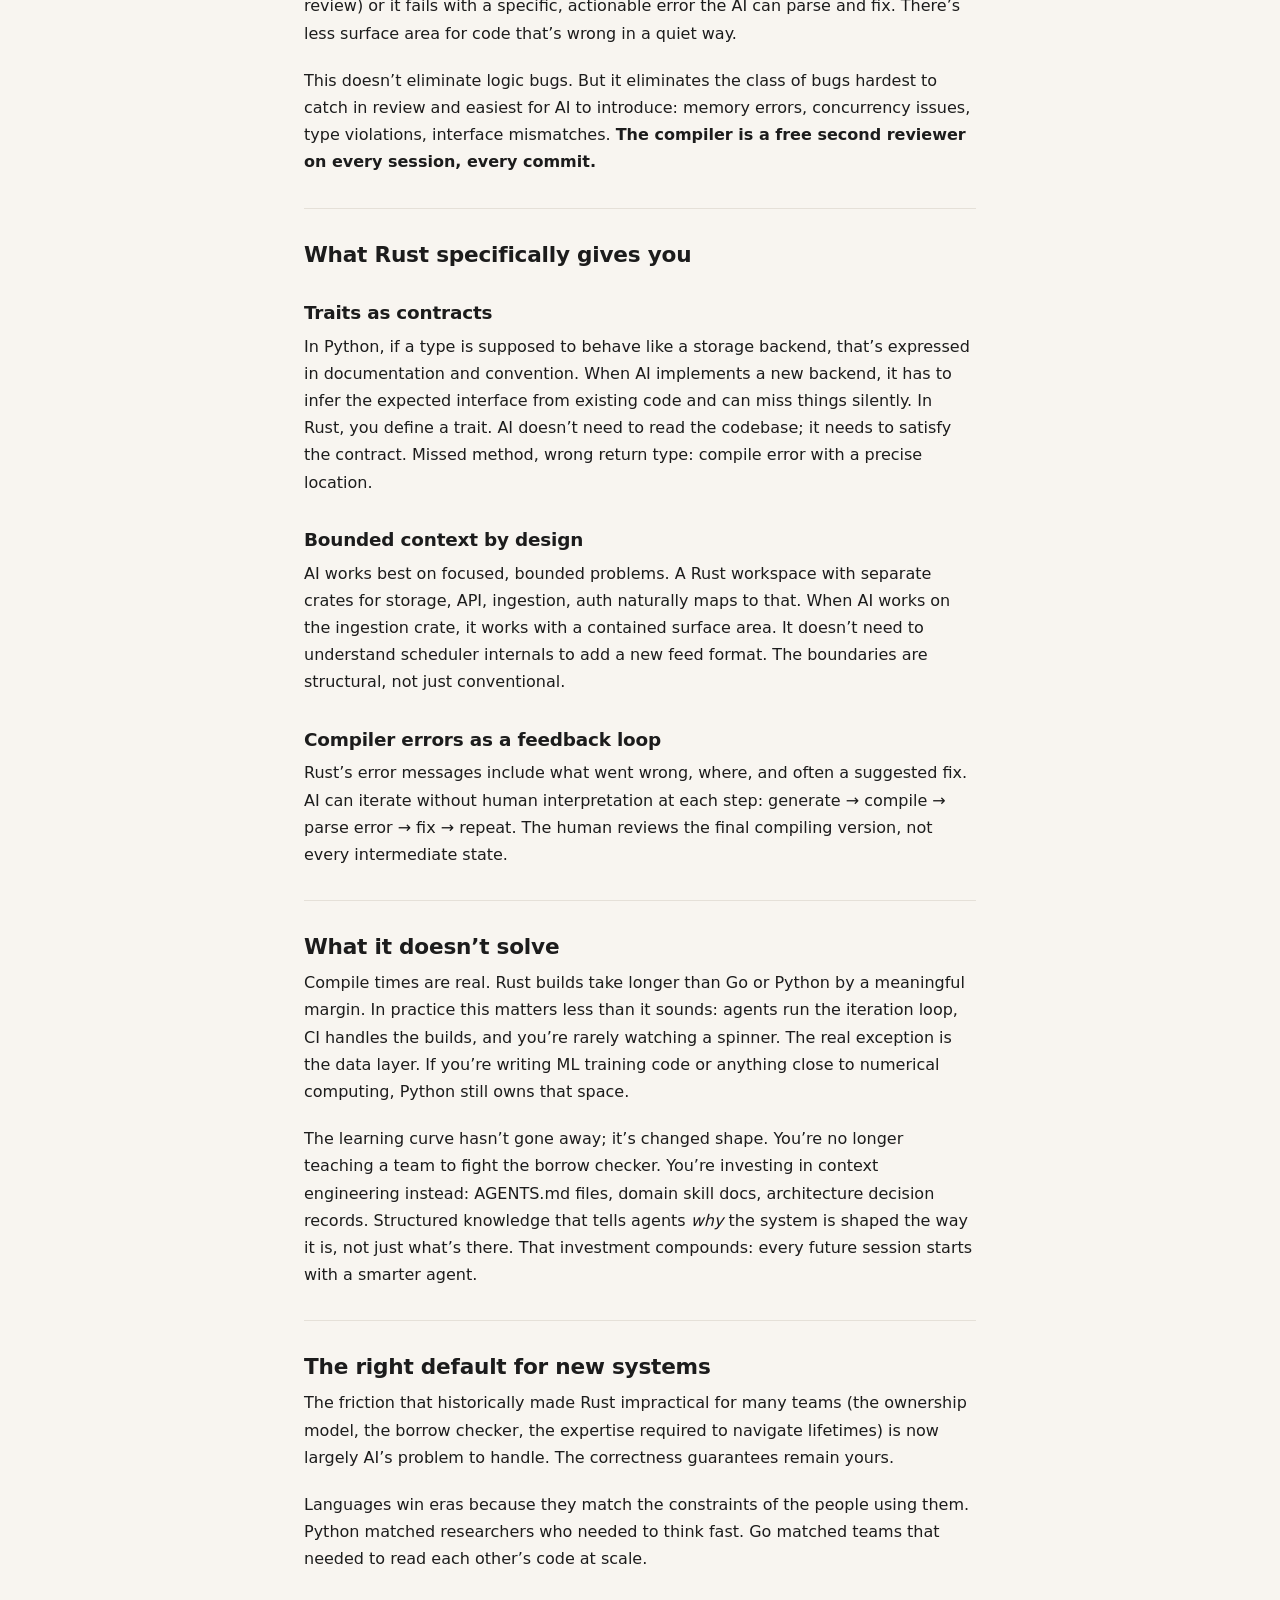
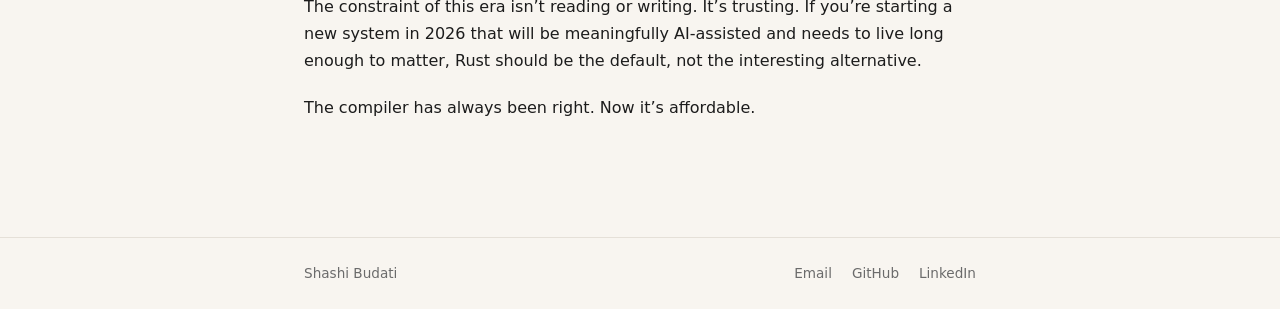
<file: blog/rust-ai-era/index.html>
<!DOCTYPE html><html lang="en" data-astro-cid-sckkx6r4> <head><meta charset="UTF-8"><meta name="viewport" content="width=device-width, initial-scale=1"><meta name="description" content="AI removes the implementation bottleneck. What remains is verification, and Rust's compiler has always been built for that."><link rel="icon" type="image/svg+xml" href="/favicon.svg"><link rel="alternate" type="application/rss+xml" title="Shashi Budati" href="/rss.xml"><title>Rust Is the AI Era&#39;s Language — Shashi Budati</title><!-- View Transitions --><meta name="view-transition" content="same-origin"><link rel="stylesheet" href="/_astro/_slug_.BZfvrbtk.css">
<style>.post[data-astro-cid-4sn4zg3r]{max-width:68ch;padding-top:.5rem}.back-link[data-astro-cid-4sn4zg3r]{display:inline-block;font-size:.85rem;color:var(--muted);margin-bottom:2rem;margin-top:.5rem;transition:color .15s ease}.back-link[data-astro-cid-4sn4zg3r]:hover{color:var(--accent)}.post-header[data-astro-cid-4sn4zg3r]{margin-bottom:2.5rem}.post-meta[data-astro-cid-4sn4zg3r]{display:flex;align-items:center;gap:.75rem;flex-wrap:wrap;margin-bottom:.85rem}.post-meta[data-astro-cid-4sn4zg3r] time[data-astro-cid-4sn4zg3r]{font-family:var(--font-mono);font-size:.8rem;color:var(--muted)}.tags[data-astro-cid-4sn4zg3r]{display:flex;gap:.35rem;flex-wrap:wrap}.post-title[data-astro-cid-4sn4zg3r]{font-size:clamp(1.5rem,4vw,2rem);font-weight:700;line-height:1.25;letter-spacing:-.02em;margin-bottom:1.25rem;color:var(--text)}.tldr[data-astro-cid-4sn4zg3r]{display:flex;gap:.75rem;align-items:flex-start;background:var(--code-bg);border:1px solid var(--border);border-left:3px solid var(--accent);border-radius:0 8px 8px 0;padding:.9rem 1.1rem}.tldr-label[data-astro-cid-4sn4zg3r]{font-family:var(--font-mono);font-size:.72rem;font-weight:600;color:var(--accent);text-transform:uppercase;letter-spacing:.08em;white-space:nowrap;padding-top:.1em}.tldr-text[data-astro-cid-4sn4zg3r]{font-size:.9rem;color:var(--muted);line-height:1.55}.post-body[data-astro-cid-4sn4zg3r]{padding-bottom:2rem}.collapsible-section{border:1px solid var(--border);border-radius:6px;margin:1.5rem 0;overflow:hidden}.collapsible-section summary{font-size:1.1rem;font-weight:600;color:var(--text);padding:.85rem 1.1rem;cursor:pointer;list-style:none;display:flex;align-items:center;gap:.6rem;user-select:none;transition:background .15s ease}.collapsible-section summary:hover{background:var(--code-bg)}.collapsible-section summary:before{content:"▶";font-size:.6rem;color:var(--accent);transition:transform .2s ease;flex-shrink:0}.collapsible-section[open] summary:before{transform:rotate(90deg)}.collapsible-section p{padding:0 1.1rem;color:var(--muted);font-size:.95rem;line-height:1.7}.collapsible-section p:first-of-type{padding-top:.85rem}.collapsible-section p:last-of-type{padding-bottom:1.1rem}
</style><style>[data-astro-transition-scope="astro-frrzg4y5-1"] { view-transition-name: post-rust-ai-era; }@layer astro { ::view-transition-old(post-rust-ai-era) { 
	animation-duration: 180ms;
	animation-timing-function: cubic-bezier(0.76, 0, 0.24, 1);
	animation-fill-mode: both;
	animation-name: astroFadeOut; }::view-transition-new(post-rust-ai-era) { 
	animation-duration: 180ms;
	animation-timing-function: cubic-bezier(0.76, 0, 0.24, 1);
	animation-fill-mode: both;
	animation-name: astroFadeIn; }[data-astro-transition=back]::view-transition-old(post-rust-ai-era) { 
	animation-duration: 180ms;
	animation-timing-function: cubic-bezier(0.76, 0, 0.24, 1);
	animation-fill-mode: both;
	animation-name: astroFadeOut; }[data-astro-transition=back]::view-transition-new(post-rust-ai-era) { 
	animation-duration: 180ms;
	animation-timing-function: cubic-bezier(0.76, 0, 0.24, 1);
	animation-fill-mode: both;
	animation-name: astroFadeIn; } }[data-astro-transition-fallback="old"] [data-astro-transition-scope="astro-frrzg4y5-1"],
			[data-astro-transition-fallback="old"][data-astro-transition-scope="astro-frrzg4y5-1"] { 
	animation-duration: 180ms;
	animation-timing-function: cubic-bezier(0.76, 0, 0.24, 1);
	animation-fill-mode: both;
	animation-name: astroFadeOut; }[data-astro-transition-fallback="new"] [data-astro-transition-scope="astro-frrzg4y5-1"],
			[data-astro-transition-fallback="new"][data-astro-transition-scope="astro-frrzg4y5-1"] { 
	animation-duration: 180ms;
	animation-timing-function: cubic-bezier(0.76, 0, 0.24, 1);
	animation-fill-mode: both;
	animation-name: astroFadeIn; }[data-astro-transition=back][data-astro-transition-fallback="old"] [data-astro-transition-scope="astro-frrzg4y5-1"],
			[data-astro-transition=back][data-astro-transition-fallback="old"][data-astro-transition-scope="astro-frrzg4y5-1"] { 
	animation-duration: 180ms;
	animation-timing-function: cubic-bezier(0.76, 0, 0.24, 1);
	animation-fill-mode: both;
	animation-name: astroFadeOut; }[data-astro-transition=back][data-astro-transition-fallback="new"] [data-astro-transition-scope="astro-frrzg4y5-1"],
			[data-astro-transition=back][data-astro-transition-fallback="new"][data-astro-transition-scope="astro-frrzg4y5-1"] { 
	animation-duration: 180ms;
	animation-timing-function: cubic-bezier(0.76, 0, 0.24, 1);
	animation-fill-mode: both;
	animation-name: astroFadeIn; }</style></head> <body data-astro-cid-sckkx6r4> <main class="container" data-astro-cid-sckkx6r4>  <article class="post" data-astro-cid-4sn4zg3r> <a href="/blog" class="back-link" data-astro-cid-4sn4zg3r>← Writing</a> <header class="post-header" data-astro-cid-4sn4zg3r data-astro-transition-scope="astro-frrzg4y5-1"> <div class="post-meta" data-astro-cid-4sn4zg3r> <time datetime="2026-06-11" data-astro-cid-4sn4zg3r>11 June 2026</time> <div class="tags" data-astro-cid-4sn4zg3r> <span class="tag" data-astro-cid-4sn4zg3r>rust</span><span class="tag" data-astro-cid-4sn4zg3r>ai</span><span class="tag" data-astro-cid-4sn4zg3r>software-development</span><span class="tag" data-astro-cid-4sn4zg3r>language-design</span> </div> </div> <h1 class="post-title" data-astro-cid-4sn4zg3r>Rust Is the AI Era&#39;s Language</h1> <div class="tldr" data-astro-cid-4sn4zg3r> <span class="tldr-label" data-astro-cid-4sn4zg3r>tl;dr</span> <span class="tldr-text" data-astro-cid-4sn4zg3r>The friction that made Rust impractical is now AI&#39;s problem. The correctness guarantees remain yours.</span> </div> </header> <div class="prose post-body" data-astro-cid-4sn4zg3r> <p>I built a production backend this year. Roughly 12,000 lines of Rust, multiple API protocols, a filter rule engine, a terminal UI, a web UI. Most of it AI-generated, concentrated into a handful of sessions. I didn’t read every line carefully. I didn’t need to. The compiler reviewed it before I did.</p>
<p>That’s the shift worth paying attention to.</p>
<hr>
<h2 id="how-languages-got-here">How languages got here</h2>
<p>Programming language history is a story about where errors land.</p>
<p>C trusted the programmer completely. Memory bugs, type coercions, buffer overflows: all deferred to runtime or production. Java automated memory management and caught type errors earlier, but null references and exceptions still escaped into production. Python traded static checks for readability and speed of thought, the right call for a language that became the lingua franca of data science. Go chose deliberate simplicity and fast compilation for teams at scale: readable six months after you wrote it, consistent across a large codebase.</p>
<p>Each generation moved errors earlier. Each paid a different price for it.</p>
<p>Rust made a different bet: make the wrong thing impossible to express. Not harder to write. Uncompilable. A data race isn’t a runtime bug; it’s a type error. A null dereference can’t exist; there is no null. An interface violation doesn’t surface in testing; it fails to build. The idea, borrowed from functional programming, is to make illegal states unrepresentable.</p>
<p>The cost was steep. The borrow checker is a new category of compiler error. Most experienced developers report weeks of fighting it before it clicks. For many teams, for many projects, that cost wasn’t worth paying.</p>
<hr>
<h2 id="the-bottleneck-shifts">The bottleneck shifts</h2>
<p>When you write the code, the bottleneck is implementation bandwidth. When AI writes the code, the bottleneck shifts to verification. How do you know 1,500 lines of AI-generated code actually does what it should?</p>
<p>In Python, the function runs, returns a wrong value, and you find out when a test fails, or when a user does. In Go, the type system catches some errors, but the language’s deliberate simplicity means a lot of wrong logic compiles without complaint. The verification burden stays with the human either way.</p>
<p>In Rust, a type mismatch is a compile error. Passing ownership twice is a compile error. A data race is a compile error. The compiler’s verdict comes back before you’ve read a single line of the diff.</p>
<p>AI-generated Rust either compiles (and has cleared a substantial automated review) or it fails with a specific, actionable error the AI can parse and fix. There’s less surface area for code that’s wrong in a quiet way.</p>
<p>This doesn’t eliminate logic bugs. But it eliminates the class of bugs hardest to catch in review and easiest for AI to introduce: memory errors, concurrency issues, type violations, interface mismatches. <strong>The compiler is a free second reviewer on every session, every commit.</strong></p>
<hr>
<h2 id="what-rust-specifically-gives-you">What Rust specifically gives you</h2>
<h3 id="traits-as-contracts">Traits as contracts</h3>
<p>In Python, if a type is supposed to behave like a storage backend, that’s expressed in documentation and convention. When AI implements a new backend, it has to infer the expected interface from existing code and can miss things silently. In Rust, you define a trait. AI doesn’t need to read the codebase; it needs to satisfy the contract. Missed method, wrong return type: compile error with a precise location.</p>
<h3 id="bounded-context-by-design">Bounded context by design</h3>
<p>AI works best on focused, bounded problems. A Rust workspace with separate crates for storage, API, ingestion, auth naturally maps to that. When AI works on the ingestion crate, it works with a contained surface area. It doesn’t need to understand scheduler internals to add a new feed format. The boundaries are structural, not just conventional.</p>
<h3 id="compiler-errors-as-a-feedback-loop">Compiler errors as a feedback loop</h3>
<p>Rust’s error messages include what went wrong, where, and often a suggested fix. AI can iterate without human interpretation at each step: generate → compile → parse error → fix → repeat. The human reviews the final compiling version, not every intermediate state.</p>
<hr>
<h2 id="what-it-doesnt-solve">What it doesn’t solve</h2>
<p>Compile times are real. Rust builds take longer than Go or Python by a meaningful margin. In practice this matters less than it sounds: agents run the iteration loop, CI handles the builds, and you’re rarely watching a spinner. The real exception is the data layer. If you’re writing ML training code or anything close to numerical computing, Python still owns that space.</p>
<p>The learning curve hasn’t gone away; it’s changed shape. You’re no longer teaching a team to fight the borrow checker. You’re investing in context engineering instead: AGENTS.md files, domain skill docs, architecture decision records. Structured knowledge that tells agents <em>why</em> the system is shaped the way it is, not just what’s there. That investment compounds: every future session starts with a smarter agent.</p>
<hr>
<h2 id="the-right-default-for-new-systems">The right default for new systems</h2>
<p>The friction that historically made Rust impractical for many teams (the ownership model, the borrow checker, the expertise required to navigate lifetimes) is now largely AI’s problem to handle. The correctness guarantees remain yours.</p>
<p>Languages win eras because they match the constraints of the people using them. Python matched researchers who needed to think fast. Go matched teams that needed to read each other’s code at scale.</p>
<p>The constraint of this era isn’t reading or writing. It’s trusting. If you’re starting a new system in 2026 that will be meaningfully AI-assisted and needs to live long enough to matter, Rust should be the default, not the interesting alternative.</p>
<p>The compiler has always been right. Now it’s affordable.</p> </div> </article>  </main> <footer data-astro-cid-sckkx6r4> <div class="container footer-inner" data-astro-cid-sckkx6r4> <a href="/" class="footer-name" data-astro-cid-sckkx6r4>Shashi Budati</a> <div class="footer-links" data-astro-cid-sckkx6r4> <a href="mailto:shashibudati@gmail.com" aria-label="Email" data-astro-cid-sckkx6r4>Email</a> <a href="https://www.github.com/shashi-budati" target="_blank" rel="noopener" aria-label="GitHub" data-astro-cid-sckkx6r4>GitHub</a> <a href="https://www.linkedin.com/in/shashi-budati/" target="_blank" rel="noopener" aria-label="LinkedIn" data-astro-cid-sckkx6r4>LinkedIn</a> </div> </div> </footer> </body></html>
</file>
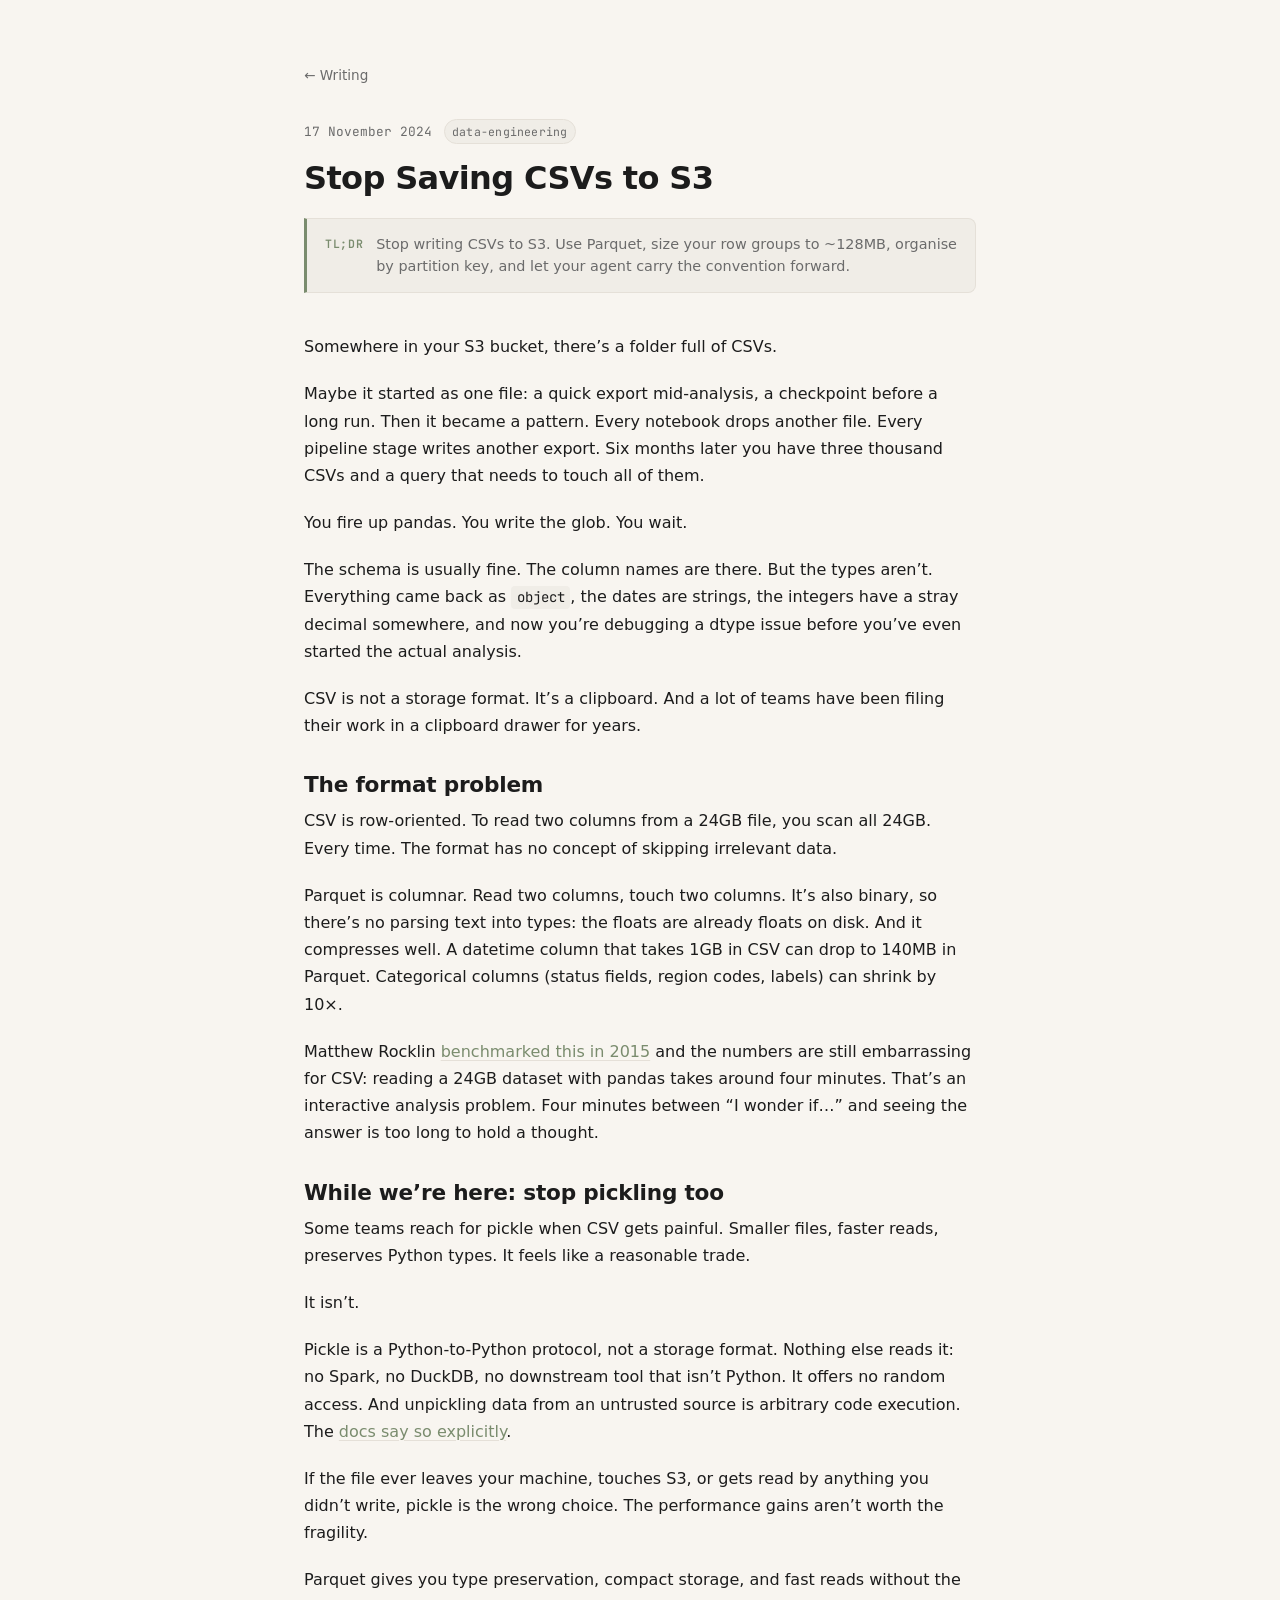
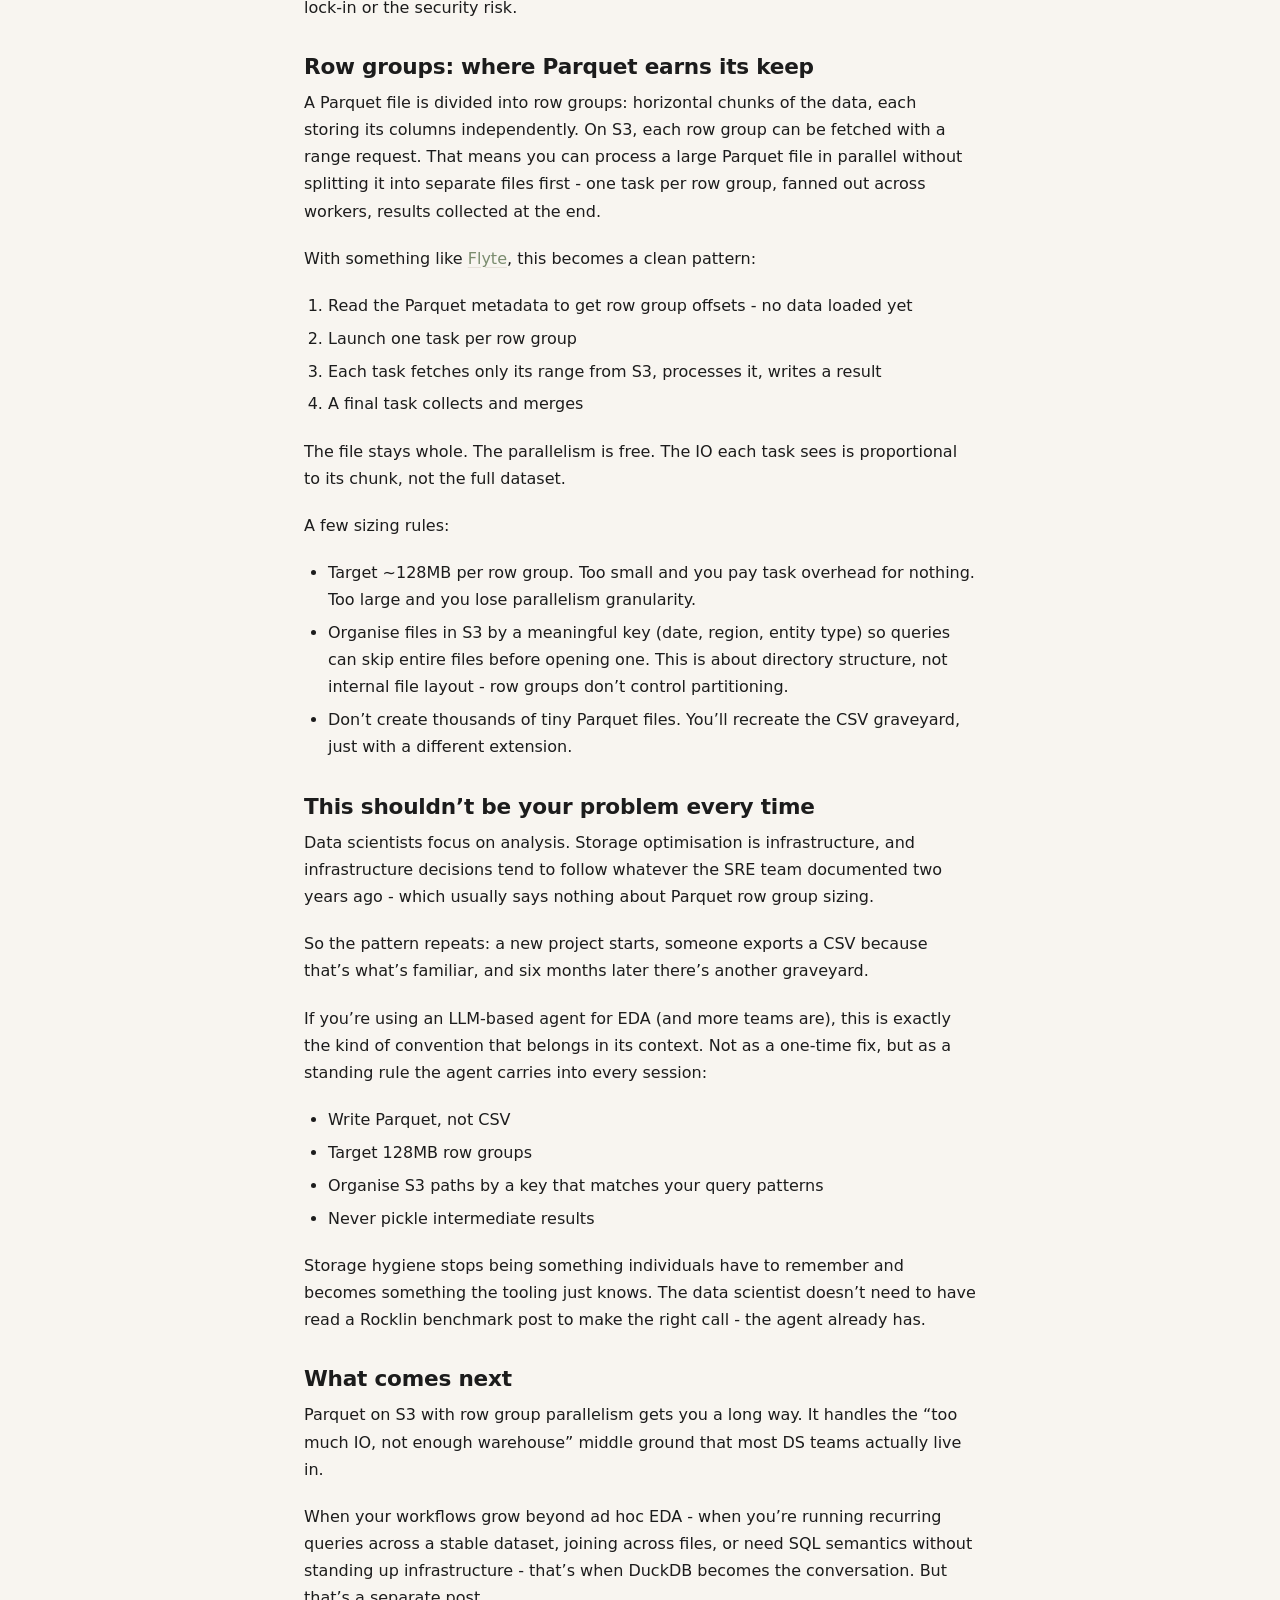
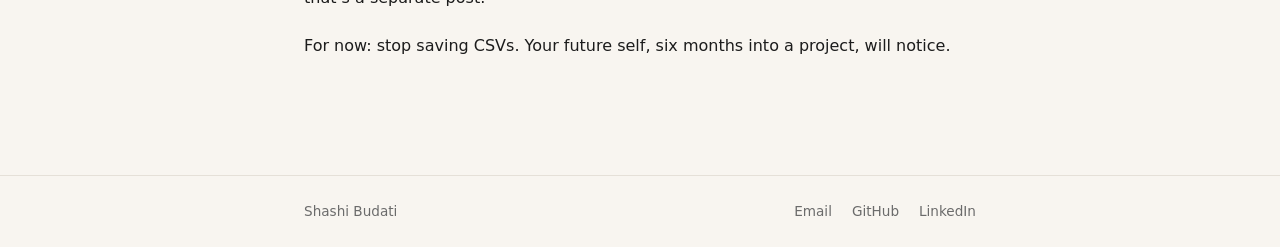
<file: blog/stop-saving-csvs-to-s3/index.html>
<!DOCTYPE html><html lang="en" data-astro-cid-sckkx6r4> <head><meta charset="UTF-8"><meta name="viewport" content="width=device-width, initial-scale=1"><meta name="description" content="CSV is a clipboard, not a storage format. Here's why data science teams should switch to Parquet - and how row groups make large-file processing on S3 actually work."><link rel="icon" type="image/svg+xml" href="/favicon.svg"><link rel="alternate" type="application/rss+xml" title="Shashi Budati" href="/rss.xml"><title>Stop Saving CSVs to S3 — Shashi Budati</title><!-- View Transitions --><meta name="view-transition" content="same-origin"><link rel="stylesheet" href="/_astro/_slug_.BZfvrbtk.css">
<style>.post[data-astro-cid-4sn4zg3r]{max-width:68ch;padding-top:.5rem}.back-link[data-astro-cid-4sn4zg3r]{display:inline-block;font-size:.85rem;color:var(--muted);margin-bottom:2rem;margin-top:.5rem;transition:color .15s ease}.back-link[data-astro-cid-4sn4zg3r]:hover{color:var(--accent)}.post-header[data-astro-cid-4sn4zg3r]{margin-bottom:2.5rem}.post-meta[data-astro-cid-4sn4zg3r]{display:flex;align-items:center;gap:.75rem;flex-wrap:wrap;margin-bottom:.85rem}.post-meta[data-astro-cid-4sn4zg3r] time[data-astro-cid-4sn4zg3r]{font-family:var(--font-mono);font-size:.8rem;color:var(--muted)}.tags[data-astro-cid-4sn4zg3r]{display:flex;gap:.35rem;flex-wrap:wrap}.post-title[data-astro-cid-4sn4zg3r]{font-size:clamp(1.5rem,4vw,2rem);font-weight:700;line-height:1.25;letter-spacing:-.02em;margin-bottom:1.25rem;color:var(--text)}.tldr[data-astro-cid-4sn4zg3r]{display:flex;gap:.75rem;align-items:flex-start;background:var(--code-bg);border:1px solid var(--border);border-left:3px solid var(--accent);border-radius:0 8px 8px 0;padding:.9rem 1.1rem}.tldr-label[data-astro-cid-4sn4zg3r]{font-family:var(--font-mono);font-size:.72rem;font-weight:600;color:var(--accent);text-transform:uppercase;letter-spacing:.08em;white-space:nowrap;padding-top:.1em}.tldr-text[data-astro-cid-4sn4zg3r]{font-size:.9rem;color:var(--muted);line-height:1.55}.post-body[data-astro-cid-4sn4zg3r]{padding-bottom:2rem}.collapsible-section{border:1px solid var(--border);border-radius:6px;margin:1.5rem 0;overflow:hidden}.collapsible-section summary{font-size:1.1rem;font-weight:600;color:var(--text);padding:.85rem 1.1rem;cursor:pointer;list-style:none;display:flex;align-items:center;gap:.6rem;user-select:none;transition:background .15s ease}.collapsible-section summary:hover{background:var(--code-bg)}.collapsible-section summary:before{content:"▶";font-size:.6rem;color:var(--accent);transition:transform .2s ease;flex-shrink:0}.collapsible-section[open] summary:before{transform:rotate(90deg)}.collapsible-section p{padding:0 1.1rem;color:var(--muted);font-size:.95rem;line-height:1.7}.collapsible-section p:first-of-type{padding-top:.85rem}.collapsible-section p:last-of-type{padding-bottom:1.1rem}
</style><style>[data-astro-transition-scope="astro-frrzg4y5-1"] { view-transition-name: post-stop-saving-csvs-to-s3; }@layer astro { ::view-transition-old(post-stop-saving-csvs-to-s3) { 
	animation-duration: 180ms;
	animation-timing-function: cubic-bezier(0.76, 0, 0.24, 1);
	animation-fill-mode: both;
	animation-name: astroFadeOut; }::view-transition-new(post-stop-saving-csvs-to-s3) { 
	animation-duration: 180ms;
	animation-timing-function: cubic-bezier(0.76, 0, 0.24, 1);
	animation-fill-mode: both;
	animation-name: astroFadeIn; }[data-astro-transition=back]::view-transition-old(post-stop-saving-csvs-to-s3) { 
	animation-duration: 180ms;
	animation-timing-function: cubic-bezier(0.76, 0, 0.24, 1);
	animation-fill-mode: both;
	animation-name: astroFadeOut; }[data-astro-transition=back]::view-transition-new(post-stop-saving-csvs-to-s3) { 
	animation-duration: 180ms;
	animation-timing-function: cubic-bezier(0.76, 0, 0.24, 1);
	animation-fill-mode: both;
	animation-name: astroFadeIn; } }[data-astro-transition-fallback="old"] [data-astro-transition-scope="astro-frrzg4y5-1"],
			[data-astro-transition-fallback="old"][data-astro-transition-scope="astro-frrzg4y5-1"] { 
	animation-duration: 180ms;
	animation-timing-function: cubic-bezier(0.76, 0, 0.24, 1);
	animation-fill-mode: both;
	animation-name: astroFadeOut; }[data-astro-transition-fallback="new"] [data-astro-transition-scope="astro-frrzg4y5-1"],
			[data-astro-transition-fallback="new"][data-astro-transition-scope="astro-frrzg4y5-1"] { 
	animation-duration: 180ms;
	animation-timing-function: cubic-bezier(0.76, 0, 0.24, 1);
	animation-fill-mode: both;
	animation-name: astroFadeIn; }[data-astro-transition=back][data-astro-transition-fallback="old"] [data-astro-transition-scope="astro-frrzg4y5-1"],
			[data-astro-transition=back][data-astro-transition-fallback="old"][data-astro-transition-scope="astro-frrzg4y5-1"] { 
	animation-duration: 180ms;
	animation-timing-function: cubic-bezier(0.76, 0, 0.24, 1);
	animation-fill-mode: both;
	animation-name: astroFadeOut; }[data-astro-transition=back][data-astro-transition-fallback="new"] [data-astro-transition-scope="astro-frrzg4y5-1"],
			[data-astro-transition=back][data-astro-transition-fallback="new"][data-astro-transition-scope="astro-frrzg4y5-1"] { 
	animation-duration: 180ms;
	animation-timing-function: cubic-bezier(0.76, 0, 0.24, 1);
	animation-fill-mode: both;
	animation-name: astroFadeIn; }</style></head> <body data-astro-cid-sckkx6r4> <main class="container" data-astro-cid-sckkx6r4>  <article class="post" data-astro-cid-4sn4zg3r> <a href="/blog" class="back-link" data-astro-cid-4sn4zg3r>← Writing</a> <header class="post-header" data-astro-cid-4sn4zg3r data-astro-transition-scope="astro-frrzg4y5-1"> <div class="post-meta" data-astro-cid-4sn4zg3r> <time datetime="2024-11-17" data-astro-cid-4sn4zg3r>17 November 2024</time> <div class="tags" data-astro-cid-4sn4zg3r> <span class="tag" data-astro-cid-4sn4zg3r>data-engineering</span> </div> </div> <h1 class="post-title" data-astro-cid-4sn4zg3r>Stop Saving CSVs to S3</h1> <div class="tldr" data-astro-cid-4sn4zg3r> <span class="tldr-label" data-astro-cid-4sn4zg3r>tl;dr</span> <span class="tldr-text" data-astro-cid-4sn4zg3r>Stop writing CSVs to S3. Use Parquet, size your row groups to ~128MB, organise by partition key, and let your agent carry the convention forward.</span> </div> </header> <div class="prose post-body" data-astro-cid-4sn4zg3r> <p>Somewhere in your S3 bucket, there’s a folder full of CSVs.</p>
<p>Maybe it started as one file: a quick export mid-analysis, a checkpoint before a long run. Then it became a pattern. Every notebook drops another file. Every pipeline stage writes another export. Six months later you have three thousand CSVs and a query that needs to touch all of them.</p>
<p>You fire up pandas. You write the glob. You wait.</p>
<p>The schema is usually fine. The column names are there. But the types aren’t. Everything came back as <code>object</code>, the dates are strings, the integers have a stray decimal somewhere, and now you’re debugging a dtype issue before you’ve even started the actual analysis.</p>
<p>CSV is not a storage format. It’s a clipboard. And a lot of teams have been filing their work in a clipboard drawer for years.</p>
<h2 id="the-format-problem">The format problem</h2>
<p>CSV is row-oriented. To read two columns from a 24GB file, you scan all 24GB. Every time. The format has no concept of skipping irrelevant data.</p>
<p>Parquet is columnar. Read two columns, touch two columns. It’s also binary, so there’s no parsing text into types: the floats are already floats on disk. And it compresses well. A datetime column that takes 1GB in CSV can drop to 140MB in Parquet. Categorical columns (status fields, region codes, labels) can shrink by 10×.</p>
<p>Matthew Rocklin <a href="https://matthewrocklin.com/blog/work/2015/08/28/Storage">benchmarked this in 2015</a> and the numbers are still embarrassing for CSV: reading a 24GB dataset with pandas takes around four minutes. That’s an interactive analysis problem. Four minutes between “I wonder if…” and seeing the answer is too long to hold a thought.</p>
<h2 id="while-were-here-stop-pickling-too">While we’re here: stop pickling too</h2>
<p>Some teams reach for pickle when CSV gets painful. Smaller files, faster reads, preserves Python types. It feels like a reasonable trade.</p>
<p>It isn’t.</p>
<p>Pickle is a Python-to-Python protocol, not a storage format. Nothing else reads it: no Spark, no DuckDB, no downstream tool that isn’t Python. It offers no random access. And unpickling data from an untrusted source is arbitrary code execution. The <a href="https://docs.python.org/3/library/pickle.html">docs say so explicitly</a>.</p>
<p>If the file ever leaves your machine, touches S3, or gets read by anything you didn’t write, pickle is the wrong choice. The performance gains aren’t worth the fragility.</p>
<p>Parquet gives you type preservation, compact storage, and fast reads without the lock-in or the security risk.</p>
<h2 id="row-groups-where-parquet-earns-its-keep">Row groups: where Parquet earns its keep</h2>
<p>A Parquet file is divided into row groups: horizontal chunks of the data, each storing its columns independently. On S3, each row group can be fetched with a range request. That means you can process a large Parquet file in parallel without splitting it into separate files first - one task per row group, fanned out across workers, results collected at the end.</p>
<p>With something like <a href="https://flyte.org">Flyte</a>, this becomes a clean pattern:</p>
<ol>
<li>Read the Parquet metadata to get row group offsets - no data loaded yet</li>
<li>Launch one task per row group</li>
<li>Each task fetches only its range from S3, processes it, writes a result</li>
<li>A final task collects and merges</li>
</ol>
<p>The file stays whole. The parallelism is free. The IO each task sees is proportional to its chunk, not the full dataset.</p>
<p>A few sizing rules:</p>
<ul>
<li>Target ~128MB per row group. Too small and you pay task overhead for nothing. Too large and you lose parallelism granularity.</li>
<li>Organise files in S3 by a meaningful key (date, region, entity type) so queries can skip entire files before opening one. This is about directory structure, not internal file layout - row groups don’t control partitioning.</li>
<li>Don’t create thousands of tiny Parquet files. You’ll recreate the CSV graveyard, just with a different extension.</li>
</ul>
<h2 id="this-shouldnt-be-your-problem-every-time">This shouldn’t be your problem every time</h2>
<p>Data scientists focus on analysis. Storage optimisation is infrastructure, and infrastructure decisions tend to follow whatever the SRE team documented two years ago - which usually says nothing about Parquet row group sizing.</p>
<p>So the pattern repeats: a new project starts, someone exports a CSV because that’s what’s familiar, and six months later there’s another graveyard.</p>
<p>If you’re using an LLM-based agent for EDA (and more teams are), this is exactly the kind of convention that belongs in its context. Not as a one-time fix, but as a standing rule the agent carries into every session:</p>
<ul>
<li>Write Parquet, not CSV</li>
<li>Target 128MB row groups</li>
<li>Organise S3 paths by a key that matches your query patterns</li>
<li>Never pickle intermediate results</li>
</ul>
<p>Storage hygiene stops being something individuals have to remember and becomes something the tooling just knows. The data scientist doesn’t need to have read a Rocklin benchmark post to make the right call - the agent already has.</p>
<h2 id="what-comes-next">What comes next</h2>
<p>Parquet on S3 with row group parallelism gets you a long way. It handles the “too much IO, not enough warehouse” middle ground that most DS teams actually live in.</p>
<p>When your workflows grow beyond ad hoc EDA - when you’re running recurring queries across a stable dataset, joining across files, or need SQL semantics without standing up infrastructure - that’s when DuckDB becomes the conversation. But that’s a separate post.</p>
<p>For now: stop saving CSVs. Your future self, six months into a project, will notice.</p> </div> </article>  </main> <footer data-astro-cid-sckkx6r4> <div class="container footer-inner" data-astro-cid-sckkx6r4> <a href="/" class="footer-name" data-astro-cid-sckkx6r4>Shashi Budati</a> <div class="footer-links" data-astro-cid-sckkx6r4> <a href="mailto:shashibudati@gmail.com" aria-label="Email" data-astro-cid-sckkx6r4>Email</a> <a href="https://www.github.com/shashi-budati" target="_blank" rel="noopener" aria-label="GitHub" data-astro-cid-sckkx6r4>GitHub</a> <a href="https://www.linkedin.com/in/shashi-budati/" target="_blank" rel="noopener" aria-label="LinkedIn" data-astro-cid-sckkx6r4>LinkedIn</a> </div> </div> </footer> </body></html>
</file>
<file: _astro/_slug_.BZfvrbtk.css>
@import"https://fonts.googleapis.com/css2?family=JetBrains+Mono:wght@400;500&display=swap";:root{--bg: #F8F5F0;--surface: #FFFFFF;--text: #1C1C1C;--muted: #6B6B6B;--accent: #7A8C6E;--accent-hover: #5C6E53;--border: #E5E0D8;--code-bg: #F0EDE7;--font-body: system-ui, -apple-system, BlinkMacSystemFont, "Segoe UI", sans-serif;--font-mono: "JetBrains Mono", "Fira Code", "Cascadia Code", monospace;--size-prose: 68ch;--size-page: 720px}*,*:before,*:after{box-sizing:border-box;margin:0;padding:0}html{background:var(--bg);color:var(--text);font-family:var(--font-body);font-size:16px;line-height:1.7;-webkit-font-smoothing:antialiased}body{min-height:100vh;display:flex;flex-direction:column}a{color:var(--accent);text-decoration:none;transition:color .15s ease}a:hover{color:var(--accent-hover)}img{max-width:100%;display:block}@keyframes fade-in{0%{opacity:0;transform:translateY(6px)}to{opacity:1;transform:translateY(0)}}@keyframes fade-out{0%{opacity:1;transform:translateY(0)}to{opacity:0;transform:translateY(-6px)}}::view-transition-old(root){animation:.2s ease fade-out}::view-transition-new(root){animation:.25s ease fade-in}.container{width:100%;max-width:var(--size-page);margin:0 auto;padding:0 1.5rem}.prose{max-width:var(--size-prose)}.prose h1,.prose h2,.prose h3,.prose h4{line-height:1.3;margin-top:2rem;margin-bottom:.5rem;font-weight:600;letter-spacing:-.01em}.prose h1{font-size:1.75rem}.prose h2{font-size:1.35rem}.prose h3{font-size:1.15rem}.prose p{margin-bottom:1.25rem}.prose ul,.prose ol{padding-left:1.5rem;margin-bottom:1.25rem}.prose li{margin-bottom:.35rem}.prose blockquote{border-left:3px solid var(--accent);padding:.5rem 1rem;margin:1.5rem 0;background:var(--code-bg);border-radius:0 6px 6px 0;color:var(--muted);font-style:italic}.prose code:not(pre code){font-family:var(--font-mono);font-size:.875em;background:var(--code-bg);padding:.15em .4em;border-radius:4px;color:var(--text)}.prose pre{background:var(--code-bg);border:1px solid var(--border);border-radius:8px;padding:1.25rem 1.5rem;overflow-x:auto;margin:1.5rem 0}.prose pre code{font-family:var(--font-mono);font-size:.875rem;line-height:1.6;color:var(--text);background:none;padding:0}.prose hr{border:none;border-top:1px solid var(--border);margin:2rem 0}.prose a{text-decoration:underline;text-decoration-color:var(--border);text-underline-offset:3px;transition:text-decoration-color .15s ease}.prose a:hover{text-decoration-color:var(--accent)}.prose strong{font-weight:600}.prose table{width:100%;border-collapse:collapse;margin:1.5rem 0;font-size:.9rem}.prose thead tr{background:var(--code-bg);border-bottom:2px solid var(--border)}.prose th{text-align:left;font-weight:600;padding:.6rem 1rem;color:var(--text)}.prose td{padding:.55rem 1rem;border-bottom:1px solid var(--border);vertical-align:top;color:var(--text)}.prose tbody tr:last-child td{border-bottom:none}.prose tbody tr:hover{background:var(--code-bg)}.tag{display:inline-block;font-family:var(--font-mono);font-size:.72rem;background:var(--code-bg);color:var(--muted);border:1px solid var(--border);border-radius:100px;padding:.15em .6em;letter-spacing:.02em}main[data-astro-cid-sckkx6r4]{flex:1;padding-top:3rem;padding-bottom:4rem}footer[data-astro-cid-sckkx6r4]{border-top:1px solid var(--border);padding:1.5rem 0;margin-top:auto}.footer-inner[data-astro-cid-sckkx6r4]{display:flex;align-items:center;justify-content:space-between;gap:1rem;flex-wrap:wrap}.footer-name[data-astro-cid-sckkx6r4]{font-size:.85rem;color:var(--muted);text-decoration:none}.footer-name[data-astro-cid-sckkx6r4]:hover{color:var(--accent)}.footer-links[data-astro-cid-sckkx6r4]{display:flex;gap:1.25rem}.footer-links[data-astro-cid-sckkx6r4] a[data-astro-cid-sckkx6r4]{font-size:.85rem;color:var(--muted);transition:color .15s ease}.footer-links[data-astro-cid-sckkx6r4] a[data-astro-cid-sckkx6r4]:hover{color:var(--accent)}@keyframes astroFadeInOut{0%{opacity:1}to{opacity:0}}@keyframes astroFadeIn{0%{opacity:0;mix-blend-mode:plus-lighter}to{opacity:1;mix-blend-mode:plus-lighter}}@keyframes astroFadeOut{0%{opacity:1;mix-blend-mode:plus-lighter}to{opacity:0;mix-blend-mode:plus-lighter}}@keyframes astroSlideFromRight{0%{transform:translate(100%)}}@keyframes astroSlideFromLeft{0%{transform:translate(-100%)}}@keyframes astroSlideToRight{to{transform:translate(100%)}}@keyframes astroSlideToLeft{to{transform:translate(-100%)}}@media(prefers-reduced-motion){::view-transition-group(*),::view-transition-old(*),::view-transition-new(*){animation:none!important}[data-astro-transition-scope]{animation:none!important}}
</file>
